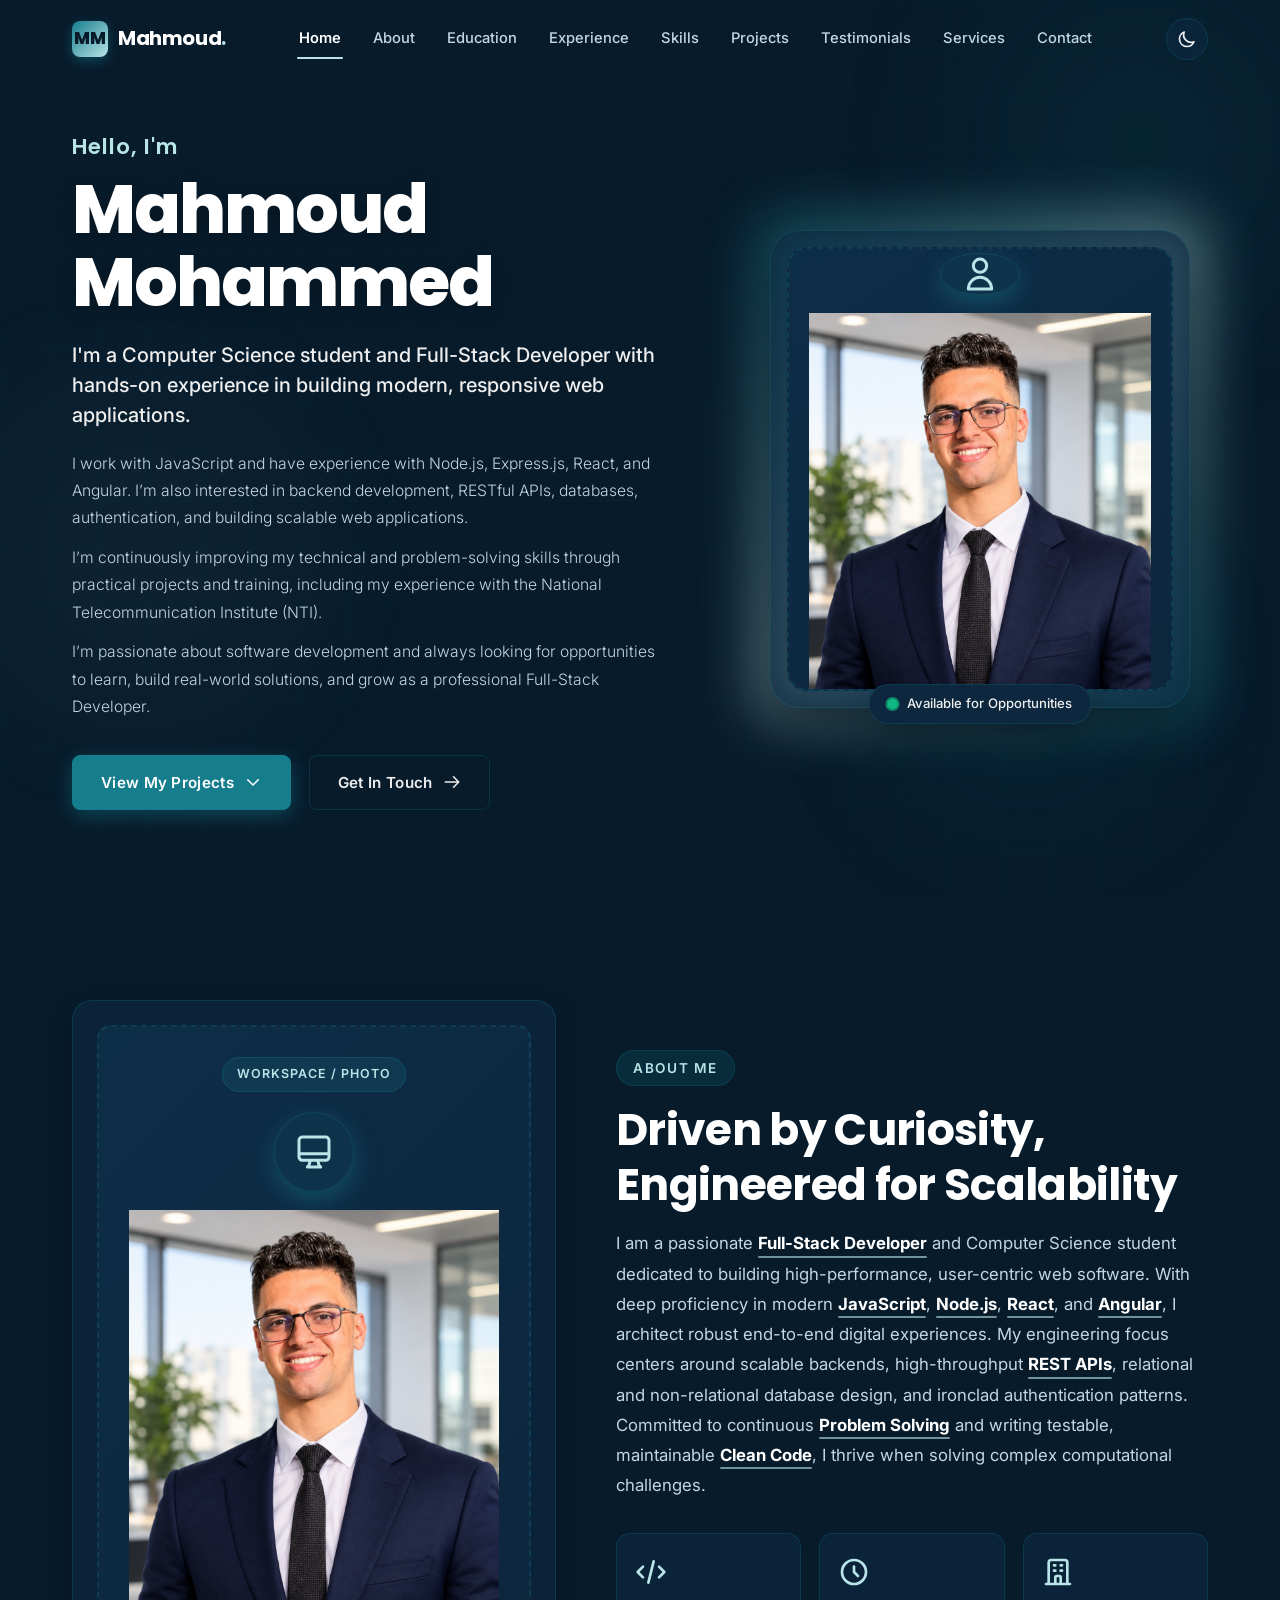
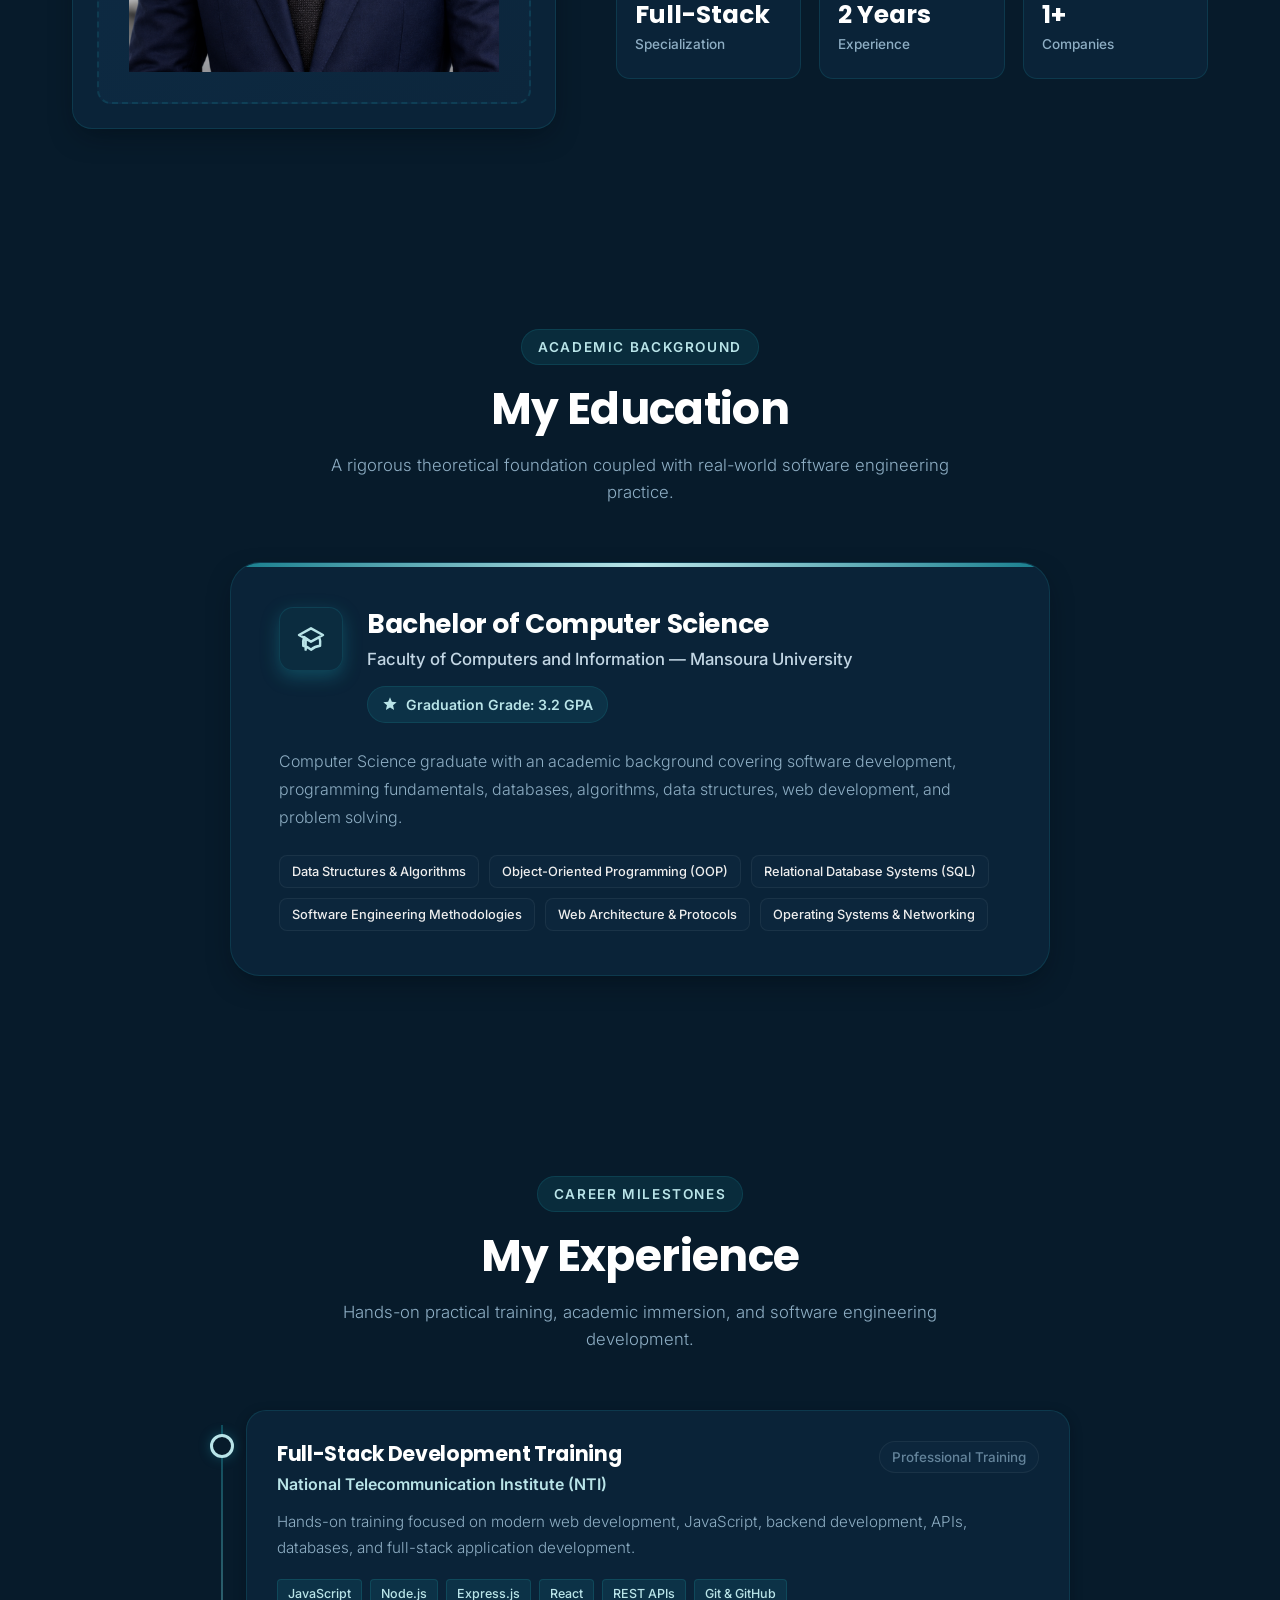
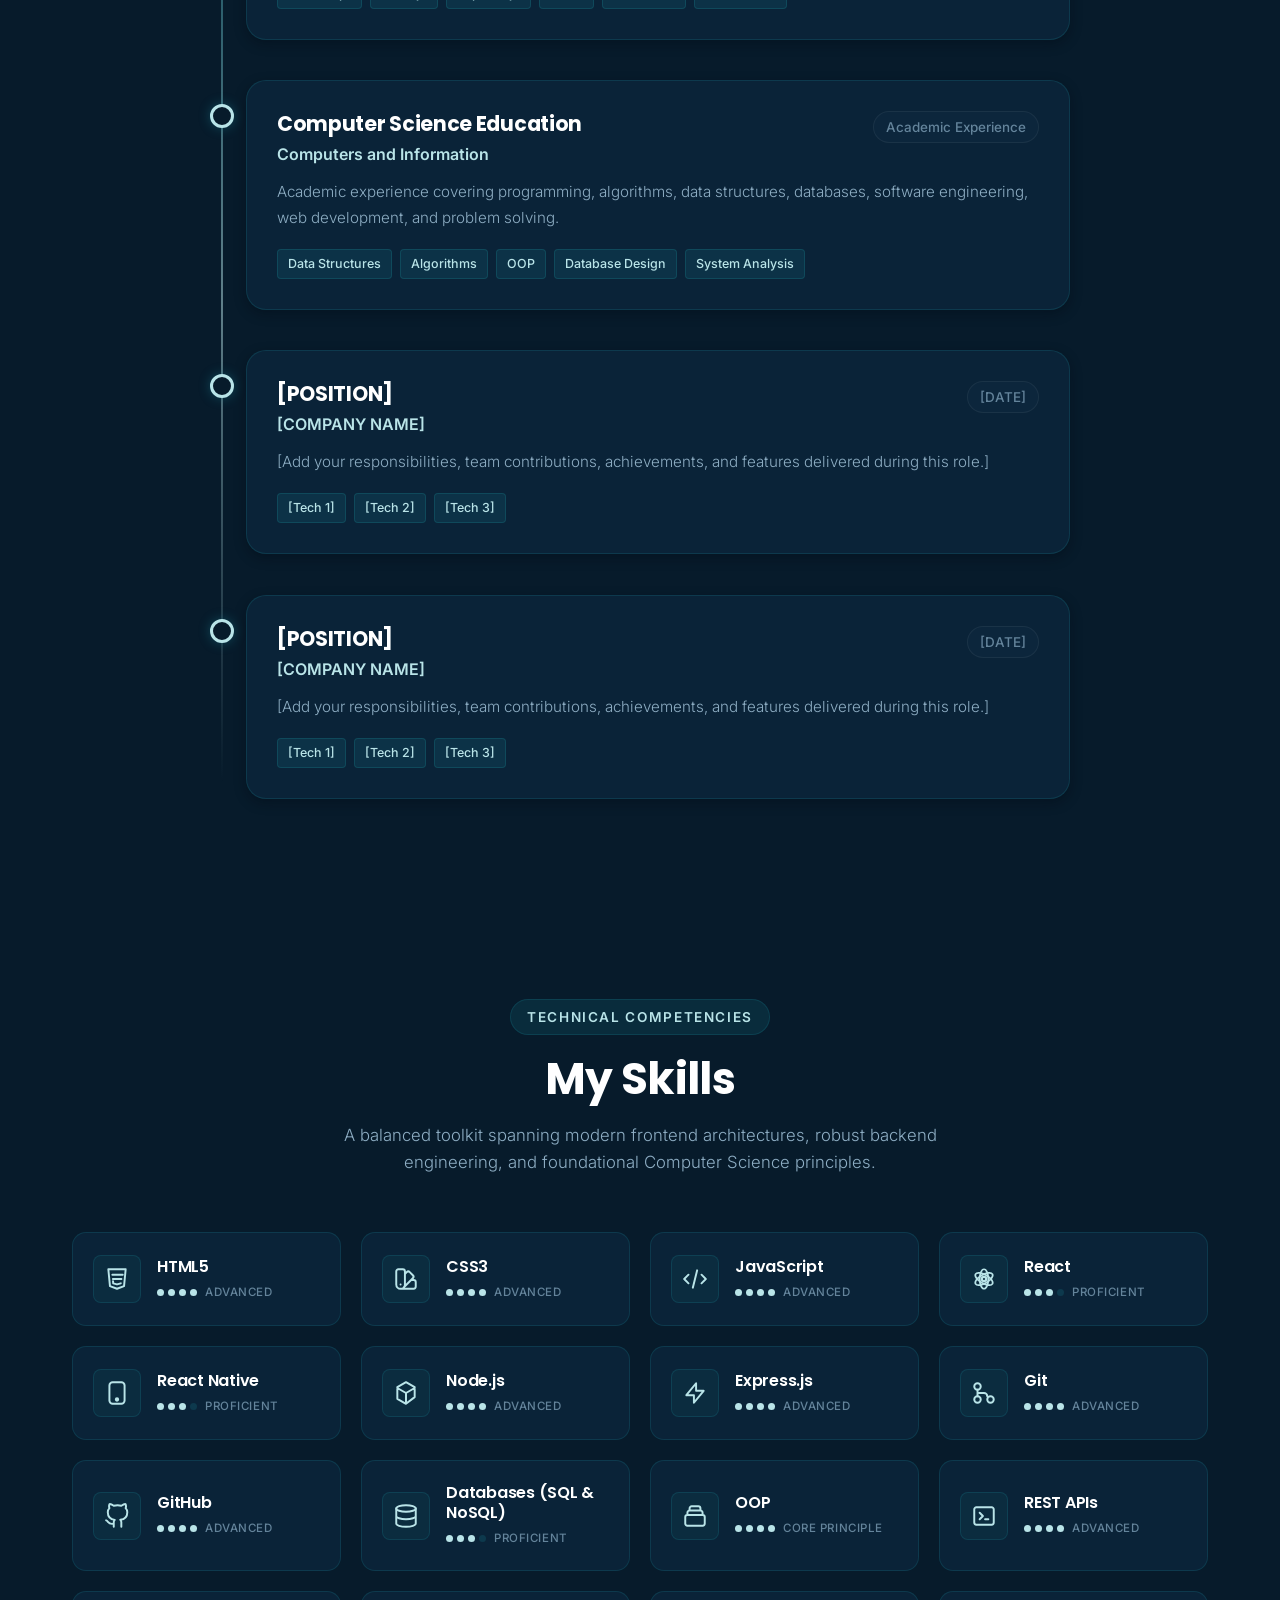
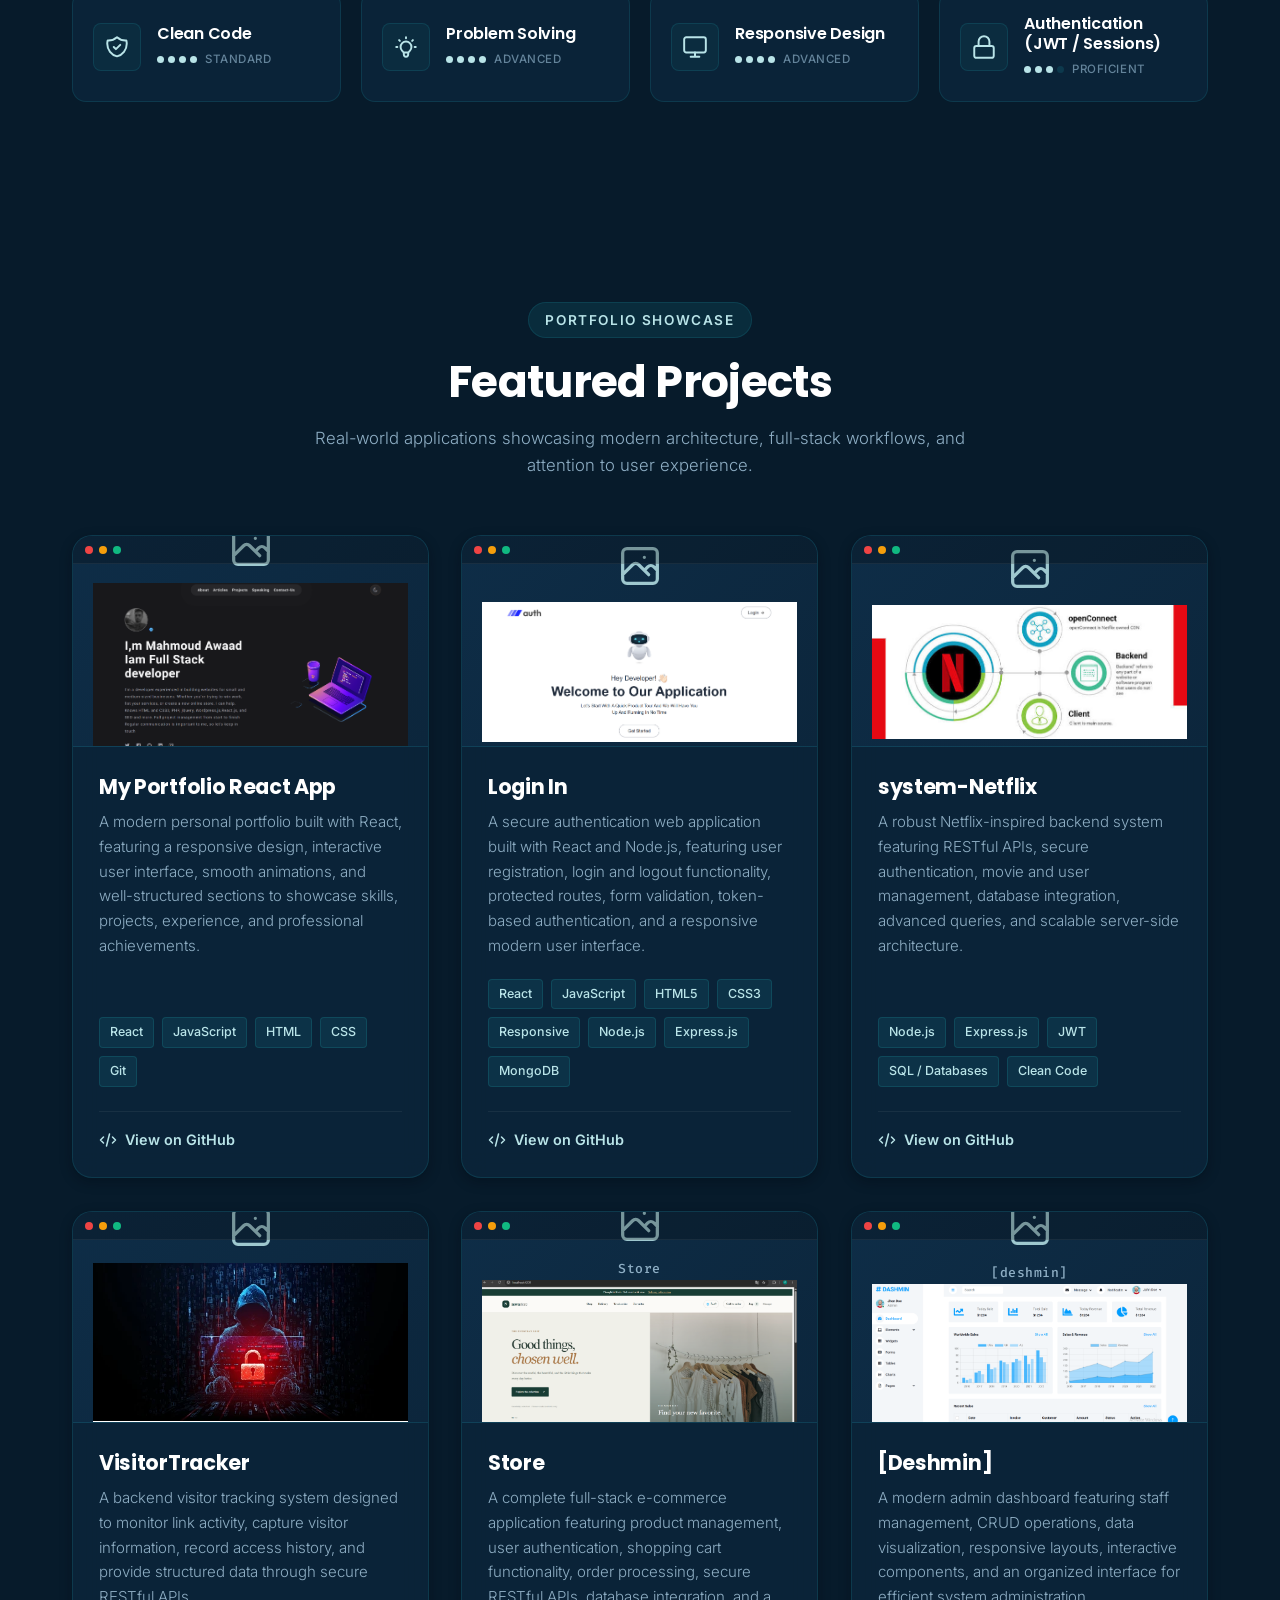
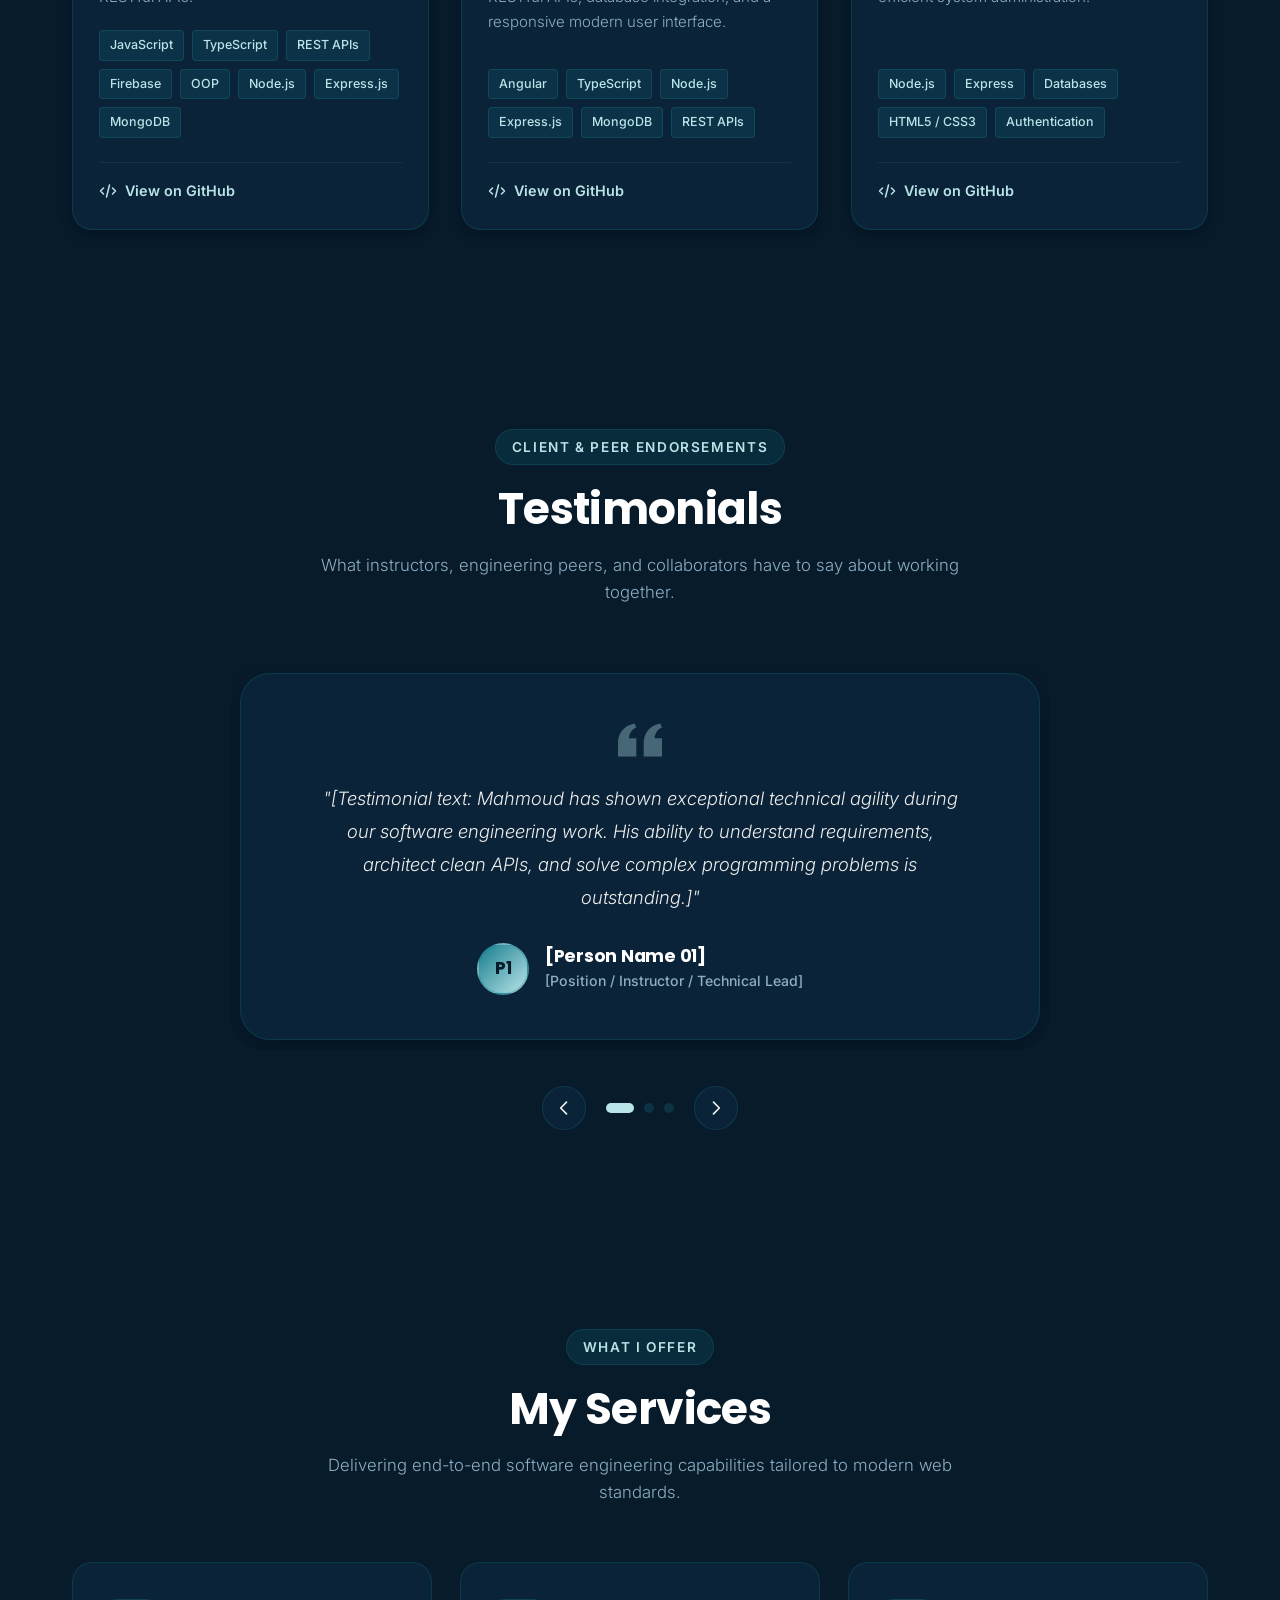
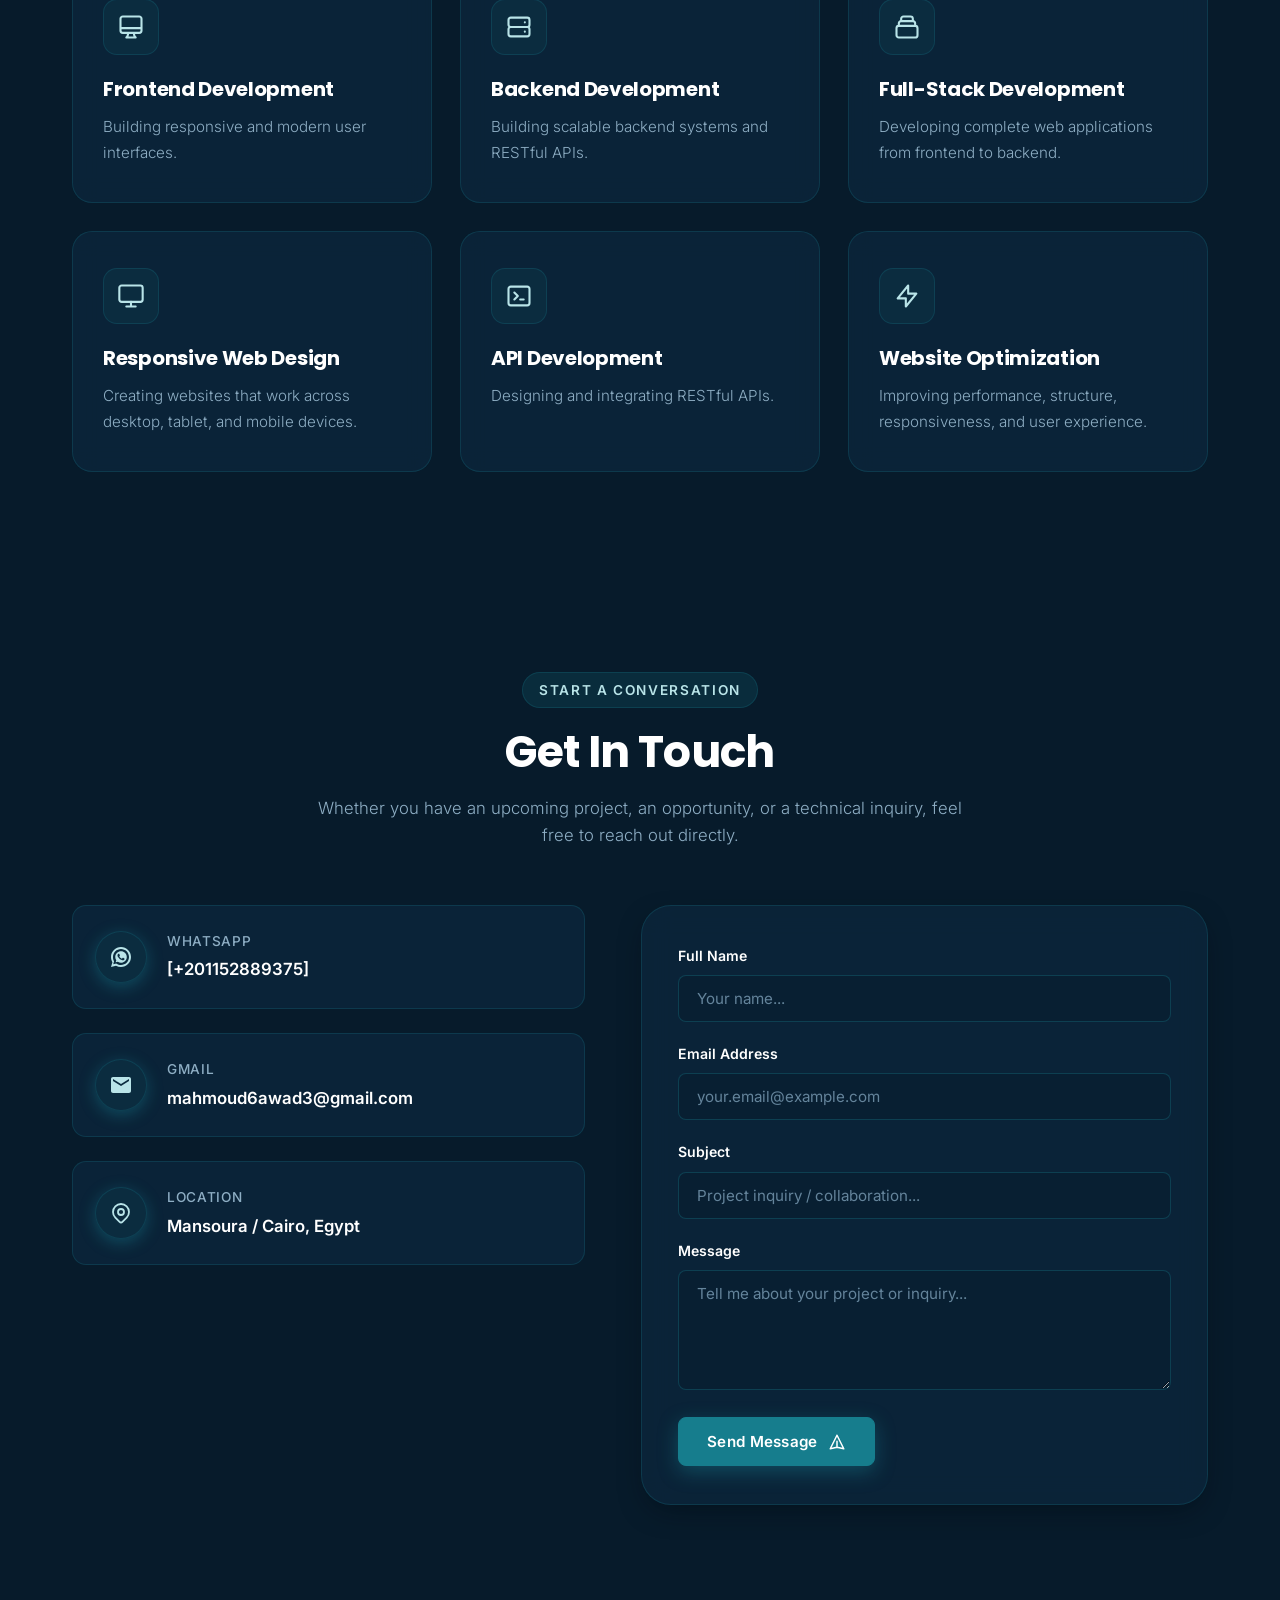
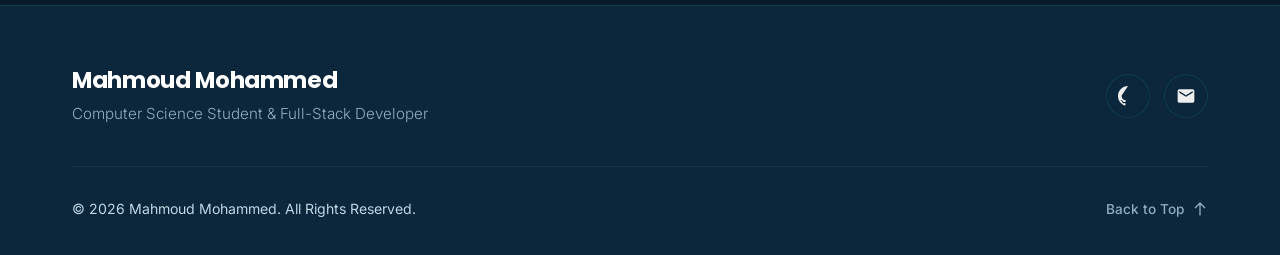
<file: index.html>
<!DOCTYPE html>
<html lang="en" data-theme="dark">
<head>
  <meta charset="UTF-8">
  <meta name="viewport" content="width=device-width, initial-scale=1.0">
  <meta http-equiv="X-UA-Compatible" content="ie=edge">

  <!-- SEO Meta Tags -->
  <title>Mahmoud Mohammed | Full-Stack Developer</title>
  <meta name="title" content="Mahmoud Mohammed | Full-Stack Developer">
  <meta name="description" content="Mahmoud Mohammed — Computer Science student and Full-Stack Developer specializing in JavaScript, Node.js, Express.js, React, Angular, REST APIs, and modern web applications.">
  <meta name="keywords" content="Mahmoud Mohammed, Full-Stack Developer, Web Developer, JavaScript, Node.js, Express.js, React, Angular, Mansoura University, NTI">
  <meta name="author" content="Mahmoud Mohammed">
  <meta name="robots" content="index, follow">

  <!-- Open Graph / Facebook -->
  <meta property="og:type" content="website">
  <meta property="og:url" content="https://mahmoudmohammed.dev/">
  <meta property="og:title" content="Mahmoud Mohammed | Full-Stack Developer">
  <meta property="og:description" content="Computer Science student and Full-Stack Developer specializing in JavaScript, Node.js, Express.js, React, Angular, REST APIs, and modern web applications.">
  <meta property="og:image" content="assets/images/og-preview.png">

  <!-- Twitter Card -->
  <meta property="twitter:card" content="summary_large_image">
  <meta property="twitter:title" content="Mahmoud Mohammed | Full-Stack Developer">
  <meta property="twitter:description" content="Computer Science student and Full-Stack Developer specializing in JavaScript, Node.js, Express.js, React, Angular, and modern web applications.">

  <!-- Favicon Placeholder -->
  <link rel="icon" type="image/svg+xml" href="data:image/svg+xml,<svg xmlns='http://www.w3.org/2000/svg' viewBox='0 0 100 100'><text y='.9em' font-size='90'>⚡</text></svg>">

  <!-- Google Fonts Preconnect & Stylesheet (Inter & Poppins) -->
  <link rel="preconnect" href="https://fonts.googleapis.com">
  <link rel="preconnect" href="https://fonts.gstatic.com" crossorigin>
  <link href="https://fonts.googleapis.com/css2?family=Inter:wght@300;400;500;600;700&family=Poppins:wght@500;600;700;800&family=Fira+Code:wght@400;500&display=swap" rel="stylesheet">

  <!-- Main Stylesheet -->
  <link rel="stylesheet" href="css/style.css">
</head>
<body>

  <!-- ========================================================================
       BACKGROUND ANIMATED CANVAS / BLOBS (Subtle & Non-distracting)
       ======================================================================== -->
  <div class="bg-canvas-container" aria-hidden="true">
    <div class="bg-blob blob-1" id="blob1"></div>
    <div class="bg-blob blob-2" id="blob2"></div>
    <div class="bg-blob blob-3" id="blob3"></div>
    <div class="bg-grid-pattern"></div>
  </div>

  <!-- ========================================================================
       STICKY NAVIGATION BAR
       ======================================================================== -->
  <header class="site-header" id="site-header">
    <div class="container navbar">
      <!-- Brand Logo / Name -->
      <a href="#home" class="nav-brand" aria-label="Mahmoud Mohammed Portfolio Home">
        <span class="brand-badge">MM</span>
        <span class="brand-text">Mahmoud<span class="brand-dot">.</span></span>
      </a>

      <!-- Desktop Navigation Menu -->
      <nav class="nav-menu" id="nav-menu" aria-label="Main Navigation">
        <a href="#home" class="nav-link active">Home</a>
        <a href="#about" class="nav-link">About</a>
        <a href="#education" class="nav-link">Education</a>
        <a href="#experience" class="nav-link">Experience</a>
        <a href="#skills" class="nav-link">Skills</a>
        <a href="#projects" class="nav-link">Projects</a>
        <a href="#testimonials" class="nav-link">Testimonials</a>
        <a href="#services" class="nav-link">Services</a>
        <a href="#contact" class="nav-link">Contact</a>
      </nav>

      <!-- Nav Actions (Theme Toggle & Mobile Hamburger) -->
      <div class="nav-actions">
        <!-- Dark / Light Mode Switcher -->
        <button class="theme-toggle-btn" id="theme-toggle-btn" type="button" aria-label="Switch between dark and light theme" title="Toggle Theme">
          <!-- Sun Icon (shown in Light mode) -->
          <svg class="icon-sun" fill="none" stroke="currentColor" viewBox="0 0 24 24" aria-hidden="true">
            <circle cx="12" cy="12" r="4" stroke-width="2"/>
            <path stroke-linecap="round" stroke-width="2" d="M12 2v2m0 16v2M4.93 4.93l1.41 1.41m11.32 11.32l1.41 1.41M2 12h2m16 0h2M6.34 17.66l-1.41 1.41M19.07 4.93l-1.41 1.41"/>
          </svg>
          <!-- Moon Icon (shown in Dark mode) -->
          <svg class="icon-moon" fill="none" stroke="currentColor" viewBox="0 0 24 24" aria-hidden="true">
            <path stroke-linecap="round" stroke-linejoin="round" stroke-width="2" d="M20.354 15.354A9 9 0 018.646 3.646 9.003 9.003 0 0012 21a9.003 9.003 0 008.354-5.646z"/>
          </svg>
        </button>

        <!-- Mobile Hamburger Toggle -->
        <button class="hamburger-btn" id="hamburger-btn" type="button" aria-label="Toggle navigation menu" aria-expanded="false" aria-controls="nav-menu">
          <span class="hamburger-line"></span>
          <span class="hamburger-line"></span>
          <span class="hamburger-line"></span>
        </button>
      </div>
    </div>
  </header>

  <main id="main-content">

    <!-- ======================================================================
         1. HOME (HERO) SECTION
         ====================================================================== -->
    <section class="hero-section" id="home">
      <div class="container">
        <div class="hero-grid">
          
          <!-- Hero Text Content (Left) -->
          <div class="hero-content reveal-fade-up">
            <span class="hero-greeting">Hello, I'm</span>
            
            <h1 class="hero-name">Mahmoud Mohammed</h1>
            
            <p class="hero-tagline">
              I'm a Computer Science student and Full-Stack Developer with hands-on experience in building modern, responsive web applications.
            </p>

            <div class="hero-intro">
              <p>
                I work with JavaScript and have experience with Node.js, Express.js, React, and Angular. I’m also interested in backend development, RESTful APIs, databases, authentication, and building scalable web applications.
              </p>
              <p>
                I’m continuously improving my technical and problem-solving skills through practical projects and training, including my experience with the National Telecommunication Institute (NTI).
              </p>
              <p>
                I’m passionate about software development and always looking for opportunities to learn, build real-world solutions, and grow as a professional Full-Stack Developer.
              </p>
            </div>

            <!-- CTA Action Buttons -->
            <div class="hero-actions">
              <a href="#projects" class="btn btn-primary">
                <span>View My Projects</span>
                <svg fill="none" stroke="currentColor" viewBox="0 0 24 24" aria-hidden="true">
                  <path stroke-linecap="round" stroke-linejoin="round" stroke-width="2" d="M19 9l-7 7-7-7"/>
                </svg>
              </a>

              <a href="#contact" class="btn btn-outline">
                <span>Get In Touch</span>
                <svg fill="none" stroke="currentColor" viewBox="0 0 24 24" aria-hidden="true">
                  <path stroke-linecap="round" stroke-linejoin="round" stroke-width="2" d="M14 5l7 7m0 0l-7 7m7-7H3"/>
                </svg>
              </a>
            </div>
          </div>

          <!-- Hero Visual / Profile Image Placeholder (Right) -->
          <div class="hero-visual reveal-fade-up delay-2">
            <div class="profile-container-wrapper" id="hero-profile-container">
              <!-- Glow ring behind card -->
              <div class="profile-glow-ring"></div>

              <!-- Profile Card -->
              <div class="profile-card">
                <!-- ==========================================================
                     EDIT: Add your profile image here
                     To use a real photo, replace the contents of this box with:
                     <img src="assets/images/profile.jpg" alt="Mahmoud Mohammed" class="profile-img">
                     ========================================================== -->
                <div class="image-placeholder-box">
                  <span class="placeholder-badge">Developer Profile</span>
                  
                  <div class="placeholder-icon-wrap">
                    <svg fill="none" stroke="currentColor" viewBox="0 0 24 24" aria-hidden="true">
                      <path stroke-linecap="round" stroke-linejoin="round" stroke-width="1.8" d="M16 7a4 4 0 11-8 0 4 4 0 018 0zM12 14a7 7 0 00-7 7h14a7 7 0 00-7-7z"/>
                    </svg>
                  </div>
                  
                  
                  
                  <img src="11.png" alt="">
                  
                </div>
              </div>

              <!-- Floating Live Status Badge -->
              <div class="profile-status-pill">
                <span class="status-indicator-dot"></span>
                <span class="status-text">Available for Opportunities</span>
              </div>
            </div>
          </div>

        </div>
      </div>
    </section>

    <!-- ======================================================================
         2. ABOUT ME SECTION
         ====================================================================== -->
    <section class="section about-section" id="about">
      <div class="container">
        
        <div class="about-grid">
          
          <!-- Left Column: Image / Workspace Placeholder -->
          <div class="about-image-wrapper reveal-fade-left">
            <div class="about-card-placeholder">
              <!-- ==========================================================
                   EDIT: Add your about image or desk setup photo here
                   Replace placeholder box with:
                   <img src="assets/images/about.jpg" alt="Mahmoud Mohammed Workspace" class="about-img">
                   ========================================================== -->
              <div class="about-placeholder-box">
                <span class="placeholder-badge">Workspace / Photo</span>
                <div class="placeholder-icon-wrap">
                  <svg fill="none" stroke="currentColor" viewBox="0 0 24 24" aria-hidden="true">
                    <path stroke-linecap="round" stroke-linejoin="round" stroke-width="1.8" d="M9.75 17L9 20l-1 1h8l-1-1-.75-3M3 13h18M5 17h14a2 2 0 002-2V5a2 2 0 00-2-2H5a2 2 0 00-2 2v10a2 2 0 002 2z"/>
                  </svg>
                </div>
                <img src="11.png" alt="">
              </div>
            </div>
          </div>

          <!-- Right Column: Biography & Info Cards -->
          <div class="about-content reveal-fade-right">
            <span class="section-tag">About Me</span>
            <h2 class="section-title">Driven by Curiosity, Engineered for Scalability</h2>

            <!-- Biography with highlighted keywords using stronger weight -->
            <p class="about-bio">
              I am a passionate <strong>Full-Stack Developer</strong> and Computer Science student dedicated to building high-performance, user-centric web software. With deep proficiency in modern <strong>JavaScript</strong>, <strong>Node.js</strong>, <strong>React</strong>, and <strong>Angular</strong>, I architect robust end-to-end digital experiences. My engineering focus centers around scalable backends, high-throughput <strong>REST APIs</strong>, relational and non-relational database design, and ironclad authentication patterns. Committed to continuous <strong>Problem Solving</strong> and writing testable, maintainable <strong>Clean Code</strong>, I thrive when solving complex computational challenges.
            </p>

            <!-- 3 Small Information Cards -->
            <div class="about-stats-grid">
              
              <!-- Card 1: Specialization -->
              <div class="stat-card">
                <div class="stat-icon">
                  <svg fill="none" stroke="currentColor" viewBox="0 0 24 24" aria-hidden="true">
                    <path stroke-linecap="round" stroke-linejoin="round" stroke-width="2" d="M10 20l4-16m4 4l4 4-4 4M6 16l-4-4 4-4"/>
                  </svg>
                </div>
                <!-- EDIT: You can adjust this value if needed -->
                <div class="stat-value">Full-Stack</div>
                <div class="stat-label">Specialization</div>
              </div>

              <!-- Card 2: Experience -->
              <div class="stat-card">
                <div class="stat-icon">
                  <svg fill="none" stroke="currentColor" viewBox="0 0 24 24" aria-hidden="true">
                    <path stroke-linecap="round" stroke-linejoin="round" stroke-width="2" d="M12 8v4l3 3m6-3a9 9 0 11-18 0 9 9 0 0118 0z"/>
                  </svg>
                </div>
                <!-- EDIT: Replace X+ Years with your actual years of hands-on experience -->
                <div class="stat-value">2 Years</div>
                <div class="stat-label">Experience</div>
              </div>

              <!-- Card 3: Companies / Clients -->
              <div class="stat-card">
                <div class="stat-icon">
                  <svg fill="none" stroke="currentColor" viewBox="0 0 24 24" aria-hidden="true">
                    <path stroke-linecap="round" stroke-linejoin="round" stroke-width="2" d="M19 21V5a2 2 0 00-2-2H7a2 2 0 00-2 2v16m14 0h2m-2 0h-5m-9 0H3m2 0h5M9 7h1m-1 4h1m4-4h1m-1 4h1m-5 10v-5a1 1 0 011-1h2a1 1 0 011 1v5m-4 0h4"/>
                  </svg>
                </div>
                <!-- EDIT: Replace X+ with your number of companies/organizations trained with or worked for -->
                <div class="stat-value">1+</div>
                <div class="stat-label">Companies</div>
              </div>

            </div>
          </div>

        </div>

      </div>
    </section>

    <!-- ======================================================================
         3. EDUCATION SECTION
         ====================================================================== -->
    <section class="section education-section" id="education">
      <div class="container">
        
        <div class="section-header reveal-fade-up">
          <span class="section-tag">Academic Background</span>
          <h2 class="section-title">My Education</h2>
          <p class="section-subtitle">A rigorous theoretical foundation coupled with real-world software engineering practice.</p>
        </div>

        <div class="education-wrapper reveal-fade-up delay-1">
          <!-- Centered Premium Education Card -->
          <article class="education-card">
            
            <div class="education-header">
              <div class="education-icon-box">
                <svg fill="none" stroke="currentColor" viewBox="0 0 24 24" aria-hidden="true">
                  <path stroke-linecap="round" stroke-linejoin="round" stroke-width="1.8" d="M12 14l9-5-9-5-9 5 9 5zm0 0l6.16-3.422a12.083 12.083 0 01.665 6.479A11.952 11.952 0 0012 20.055a11.952 11.952 0 00-5.824-2.998 12.078 12.078 0 01.665-6.479L12 14zm-4 6v-7.5"/>
                </svg>
              </div>

              <div class="education-title-group">
                <h3 class="education-degree">Bachelor of Computer Science</h3>
                <p class="education-institution">Faculty of Computers and Information — Mansoura University</p>
                
                <!-- EDIT: Add your graduation grade here -->
                <div class="education-grade-badge">
                  <svg width="16" height="16" fill="currentColor" viewBox="0 0 24 24" aria-hidden="true">
                    <path d="M12 17.27L18.18 21l-1.64-7.03L22 9.24l-7.19-.61L12 2 9.19 8.63 2 9.24l5.46 4.73L5.82 21z"/>
                  </svg>
                  <span>Graduation Grade: 3.2 GPA</span>
                </div>
              </div>
            </div>

            <p class="education-description">
              Computer Science graduate with an academic background covering software development, programming fundamentals, databases, algorithms, data structures, web development, and problem solving.
            </p>

            <div class="education-tags">
              <span class="education-tag">Data Structures &amp; Algorithms</span>
              <span class="education-tag">Object-Oriented Programming (OOP)</span>
              <span class="education-tag">Relational Database Systems (SQL)</span>
              <span class="education-tag">Software Engineering Methodologies</span>
              <span class="education-tag">Web Architecture &amp; Protocols</span>
              <span class="education-tag">Operating Systems &amp; Networking</span>
            </div>

          </article>
        </div>

      </div>
    </section>

    <!-- ======================================================================
         4. EXPERIENCE SECTION
         ====================================================================== -->
    <section class="section experience-section" id="experience">
      <div class="container">
        
        <div class="section-header reveal-fade-up">
          <span class="section-tag">Career Milestones</span>
          <h2 class="section-title">My Experience</h2>
          <p class="section-subtitle">Hands-on practical training, academic immersion, and software engineering development.</p>
        </div>

        <div class="experience-timeline">

          <!-- Experience 1: NTI -->
          <div class="timeline-item reveal-fade-up">
            <div class="timeline-marker"></div>
            <article class="timeline-card">
              <div class="timeline-header">
                <div class="timeline-role-group">
                  <h3 class="timeline-title">Full-Stack Development Training</h3>
                  <div class="timeline-org">National Telecommunication Institute (NTI)</div>
                </div>
                <!-- EDIT: Adjust date if desired -->
                <span class="timeline-date">Professional Training</span>
              </div>
              <p class="timeline-description">
                Hands-on training focused on modern web development, JavaScript, backend development, APIs, databases, and full-stack application development.
              </p>
              <div class="timeline-tech-stack">
                <span class="tech-badge">JavaScript</span>
                <span class="tech-badge">Node.js</span>
                <span class="tech-badge">Express.js</span>
                <span class="tech-badge">React</span>
                <span class="tech-badge">REST APIs</span>
                <span class="tech-badge">Git &amp; GitHub</span>
              </div>
            </article>
          </div>

          <!-- Experience 2: Computers and Information -->
          <div class="timeline-item reveal-fade-up delay-1">
            <div class="timeline-marker"></div>
            <article class="timeline-card">
              <div class="timeline-header">
                <div class="timeline-role-group">
                  <h3 class="timeline-title">Computer Science Education</h3>
                  <div class="timeline-org">Computers and Information</div>
                </div>
                <!-- EDIT: Adjust date if desired -->
                <span class="timeline-date">Academic Experience</span>
              </div>
              <p class="timeline-description">
                Academic experience covering programming, algorithms, data structures, databases, software engineering, web development, and problem solving.
              </p>
              <div class="timeline-tech-stack">
                <span class="tech-badge">Data Structures</span>
                <span class="tech-badge">Algorithms</span>
                <span class="tech-badge">OOP</span>
                <span class="tech-badge">Database Design</span>
                <span class="tech-badge">System Analysis</span>
              </div>
            </article>
          </div>

          <!-- ================================================================
               EDIT: Additional Experience Placeholders
               You can modify, duplicate, or remove these cards below.
               ================================================================ -->
          <div class="timeline-item reveal-fade-up delay-2">
            <div class="timeline-marker"></div>
            <article class="timeline-card">
              <div class="timeline-header">
                <div class="timeline-role-group">
                  <!-- EDIT: Position Title -->
                  <h3 class="timeline-title">[POSITION]</h3>
                  <!-- EDIT: Company / Organization Name -->
                  <div class="timeline-org">[COMPANY NAME]</div>
                </div>
                <!-- EDIT: Date -->
                <span class="timeline-date">[DATE]</span>
              </div>
              <!-- EDIT: Description -->
              <p class="timeline-description">
                [Add your responsibilities, team contributions, achievements, and features delivered during this role.]
              </p>
              <div class="timeline-tech-stack">
                <!-- EDIT: Technologies used -->
                <span class="tech-badge">[Tech 1]</span>
                <span class="tech-badge">[Tech 2]</span>
                <span class="tech-badge">[Tech 3]</span>
              </div>
            </article>
          </div>

          <div class="timeline-item reveal-fade-up delay-3">
            <div class="timeline-marker"></div>
            <article class="timeline-card">
              <div class="timeline-header">
                <div class="timeline-role-group">
                  <!-- EDIT: Position Title -->
                  <h3 class="timeline-title">[POSITION]</h3>
                  <!-- EDIT: Company / Organization Name -->
                  <div class="timeline-org">[COMPANY NAME]</div>
                </div>
                <!-- EDIT: Date -->
                <span class="timeline-date">[DATE]</span>
              </div>
              <!-- EDIT: Description -->
              <p class="timeline-description">
                [Add your responsibilities, team contributions, achievements, and features delivered during this role.]
              </p>
              <div class="timeline-tech-stack">
                <!-- EDIT: Technologies used -->
                <span class="tech-badge">[Tech 1]</span>
                <span class="tech-badge">[Tech 2]</span>
                <span class="tech-badge">[Tech 3]</span>
              </div>
            </article>
          </div>

        </div>

      </div>
    </section>

    <!-- ======================================================================
         5. SKILLS SECTION
         ====================================================================== -->
    <section class="section skills-section" id="skills">
      <div class="container">
        
        <div class="section-header reveal-fade-up">
          <span class="section-tag">Technical Competencies</span>
          <h2 class="section-title">My Skills</h2>
          <p class="section-subtitle">A balanced toolkit spanning modern frontend architectures, robust backend engineering, and foundational Computer Science principles.</p>
        </div>

        <div class="skills-grid">

          <!-- 1. HTML5 -->
          <div class="skill-card reveal-fade-up">
            <div class="skill-icon-wrap" aria-hidden="true">
              <svg fill="none" stroke="currentColor" viewBox="0 0 24 24"><path stroke-linecap="round" stroke-linejoin="round" stroke-width="1.8" d="M4 3l1.5 15.5L12 21l6.5-2.5L20 3H4zm13.3 5H7.7m8.4 4H8.2m7.3 4l-3.5 1-3.5-1-.2-2"/></svg>
            </div>
            <div class="skill-info">
              <h3 class="skill-name">HTML5</h3>
              <div class="skill-level-indicator">
                <div class="level-dots">
                  <span class="dot active"></span><span class="dot active"></span><span class="dot active"></span><span class="dot active"></span>
                </div>
                <span class="level-tag">Advanced</span>
              </div>
            </div>
          </div>

          <!-- 2. CSS3 -->
          <div class="skill-card reveal-fade-up delay-1">
            <div class="skill-icon-wrap" aria-hidden="true">
              <svg fill="none" stroke="currentColor" viewBox="0 0 24 24"><path stroke-linecap="round" stroke-linejoin="round" stroke-width="1.8" d="M7 21a4 4 0 01-4-4V5a2 2 0 012-2h4a2 2 0 012 2v12a4 4 0 01-4 4zm0 0h12a2 2 0 002-2v-4a2 2 0 00-2-2h-2.343M11 7.343l1.657-1.657a2 2 0 012.828 0l2.829 2.829a2 2 0 010 2.828l-8.486 8.485M7 17h.01"/></svg>
            </div>
            <div class="skill-info">
              <h3 class="skill-name">CSS3</h3>
              <div class="skill-level-indicator">
                <div class="level-dots">
                  <span class="dot active"></span><span class="dot active"></span><span class="dot active"></span><span class="dot active"></span>
                </div>
                <span class="level-tag">Advanced</span>
              </div>
            </div>
          </div>

          <!-- 3. JavaScript -->
          <div class="skill-card reveal-fade-up delay-2">
            <div class="skill-icon-wrap" aria-hidden="true">
              <svg fill="none" stroke="currentColor" viewBox="0 0 24 24"><path stroke-linecap="round" stroke-linejoin="round" stroke-width="1.8" d="M10 20l4-16m4 4l4 4-4 4M6 16l-4-4 4-4"/></svg>
            </div>
            <div class="skill-info">
              <h3 class="skill-name">JavaScript</h3>
              <div class="skill-level-indicator">
                <div class="level-dots">
                  <span class="dot active"></span><span class="dot active"></span><span class="dot active"></span><span class="dot active"></span>
                </div>
                <span class="level-tag">Advanced</span>
              </div>
            </div>
          </div>

          <!-- 4. React -->
          <div class="skill-card reveal-fade-up delay-3">
            <div class="skill-icon-wrap" aria-hidden="true">
              <svg fill="none" stroke="currentColor" viewBox="0 0 24 24"><circle cx="12" cy="12" r="2" stroke-width="2"/><ellipse cx="12" cy="12" rx="9" ry="4" stroke-width="1.6" transform="rotate(30 12 12)"/><ellipse cx="12" cy="12" rx="9" ry="4" stroke-width="1.6" transform="rotate(90 12 12)"/><ellipse cx="12" cy="12" rx="9" ry="4" stroke-width="1.6" transform="rotate(150 12 12)"/></svg>
            </div>
            <div class="skill-info">
              <h3 class="skill-name">React</h3>
              <div class="skill-level-indicator">
                <div class="level-dots">
                  <span class="dot active"></span><span class="dot active"></span><span class="dot active"></span><span class="dot"></span>
                </div>
                <span class="level-tag">Proficient</span>
              </div>
            </div>
          </div>

          <!-- 5. React Native -->
          <div class="skill-card reveal-fade-up">
            <div class="skill-icon-wrap" aria-hidden="true">
              <svg fill="none" stroke="currentColor" viewBox="0 0 24 24"><rect x="5" y="2" width="14" height="20" rx="3" stroke-width="1.8"/><circle cx="12" cy="18" r="1" stroke-width="2"/></svg>
            </div>
            <div class="skill-info">
              <h3 class="skill-name">React Native</h3>
              <div class="skill-level-indicator">
                <div class="level-dots">
                  <span class="dot active"></span><span class="dot active"></span><span class="dot active"></span><span class="dot"></span>
                </div>
                <span class="level-tag">Proficient</span>
              </div>
            </div>
          </div>

          <!-- 6. Node.js -->
          <div class="skill-card reveal-fade-up delay-1">
            <div class="skill-icon-wrap" aria-hidden="true">
              <svg fill="none" stroke="currentColor" viewBox="0 0 24 24"><path stroke-linecap="round" stroke-linejoin="round" stroke-width="1.8" d="M12 2l8 4.6v9.2L12 22l-8-4.6V6.6L12 2zM12 22V12m0 0L4 7.4m8 4.6l8-4.6"/></svg>
            </div>
            <div class="skill-info">
              <h3 class="skill-name">Node.js</h3>
              <div class="skill-level-indicator">
                <div class="level-dots">
                  <span class="dot active"></span><span class="dot active"></span><span class="dot active"></span><span class="dot active"></span>
                </div>
                <span class="level-tag">Advanced</span>
              </div>
            </div>
          </div>

          <!-- 7. Express.js -->
          <div class="skill-card reveal-fade-up delay-2">
            <div class="skill-icon-wrap" aria-hidden="true">
              <svg fill="none" stroke="currentColor" viewBox="0 0 24 24"><path stroke-linecap="round" stroke-linejoin="round" stroke-width="1.8" d="M13 10V3L4 14h7v7l9-11h-7z"/></svg>
            </div>
            <div class="skill-info">
              <h3 class="skill-name">Express.js</h3>
              <div class="skill-level-indicator">
                <div class="level-dots">
                  <span class="dot active"></span><span class="dot active"></span><span class="dot active"></span><span class="dot active"></span>
                </div>
                <span class="level-tag">Advanced</span>
              </div>
            </div>
          </div>

          <!-- 8. Git -->
          <div class="skill-card reveal-fade-up delay-3">
            <div class="skill-icon-wrap" aria-hidden="true">
              <svg fill="none" stroke="currentColor" viewBox="0 0 24 24"><circle cx="6" cy="6" r="3" stroke-width="1.8"/><circle cx="18" cy="18" r="3" stroke-width="1.8"/><circle cx="6" cy="18" r="3" stroke-width="1.8"/><path stroke-linecap="round" stroke-linejoin="round" stroke-width="1.8" d="M6 9v6m9 0a3 3 0 00-3-3H6"/></svg>
            </div>
            <div class="skill-info">
              <h3 class="skill-name">Git</h3>
              <div class="skill-level-indicator">
                <div class="level-dots">
                  <span class="dot active"></span><span class="dot active"></span><span class="dot active"></span><span class="dot active"></span>
                </div>
                <span class="level-tag">Advanced</span>
              </div>
            </div>
          </div>

          <!-- 9. GitHub -->
          <div class="skill-card reveal-fade-up">
            <div class="skill-icon-wrap" aria-hidden="true">
              <svg fill="none" stroke="currentColor" viewBox="0 0 24 24"><path stroke-linecap="round" stroke-linejoin="round" stroke-width="1.8" d="M9 19c-5 1.5-5-2.5-7-3m14 6v-3.87a3.37 3.37 0 00-.94-2.61c3.14-.35 6.44-1.54 6.44-7A5.44 5.44 0 0020 4.77 5.07 5.07 0 0019.91 1S18.73.65 16 2.48a13.38 13.38 0 00-7 0C6.27.65 5.09 1 5.09 1A5.07 5.07 0 005 4.77a5.44 5.44 0 00-1.5 3.78c0 5.42 3.3 6.61 6.44 7A3.37 3.37 0 009 18.13V22"/></svg>
            </div>
            <div class="skill-info">
              <h3 class="skill-name">GitHub</h3>
              <div class="skill-level-indicator">
                <div class="level-dots">
                  <span class="dot active"></span><span class="dot active"></span><span class="dot active"></span><span class="dot active"></span>
                </div>
                <span class="level-tag">Advanced</span>
              </div>
            </div>
          </div>

          <!-- 10. Databases -->
          <div class="skill-card reveal-fade-up delay-1">
            <div class="skill-icon-wrap" aria-hidden="true">
              <svg fill="none" stroke="currentColor" viewBox="0 0 24 24"><ellipse cx="12" cy="5" rx="9" ry="3" stroke-width="1.8"/><path stroke-linecap="round" stroke-linejoin="round" stroke-width="1.8" d="M21 12c0 1.66-4 3-9 3s-9-1.34-9-3m18 7c0 1.66-4 3-9 3s-9-1.34-9-3M3 5v14c0 1.66 4 3 9 3s9-1.34 9-3V5"/></svg>
            </div>
            <div class="skill-info">
              <h3 class="skill-name">Databases (SQL &amp; NoSQL)</h3>
              <div class="skill-level-indicator">
                <div class="level-dots">
                  <span class="dot active"></span><span class="dot active"></span><span class="dot active"></span><span class="dot"></span>
                </div>
                <span class="level-tag">Proficient</span>
              </div>
            </div>
          </div>

          <!-- 11. OOP -->
          <div class="skill-card reveal-fade-up delay-2">
            <div class="skill-icon-wrap" aria-hidden="true">
              <svg fill="none" stroke="currentColor" viewBox="0 0 24 24"><path stroke-linecap="round" stroke-linejoin="round" stroke-width="1.8" d="M19 11H5m14 0a2 2 0 012 2v6a2 2 0 01-2 2H5a2 2 0 01-2-2v-6a2 2 0 012-2m14 0V9a2 2 0 00-2-2M5 11V9a2 2 0 012-2m0 0V5a2 2 0 012-2h6a2 2 0 012 2v2M7 7h10"/></svg>
            </div>
            <div class="skill-info">
              <h3 class="skill-name">OOP</h3>
              <div class="skill-level-indicator">
                <div class="level-dots">
                  <span class="dot active"></span><span class="dot active"></span><span class="dot active"></span><span class="dot active"></span>
                </div>
                <span class="level-tag">Core Principle</span>
              </div>
            </div>
          </div>

          <!-- 12. REST APIs -->
          <div class="skill-card reveal-fade-up delay-3">
            <div class="skill-icon-wrap" aria-hidden="true">
              <svg fill="none" stroke="currentColor" viewBox="0 0 24 24"><path stroke-linecap="round" stroke-linejoin="round" stroke-width="1.8" d="M8 9l3 3-3 3m5 0h3M5 20h14a2 2 0 002-2V6a2 2 0 00-2-2H5a2 2 0 00-2 2v12a2 2 0 002 2z"/></svg>
            </div>
            <div class="skill-info">
              <h3 class="skill-name">REST APIs</h3>
              <div class="skill-level-indicator">
                <div class="level-dots">
                  <span class="dot active"></span><span class="dot active"></span><span class="dot active"></span><span class="dot active"></span>
                </div>
                <span class="level-tag">Advanced</span>
              </div>
            </div>
          </div>

          <!-- 13. Clean Code -->
          <div class="skill-card reveal-fade-up">
            <div class="skill-icon-wrap" aria-hidden="true">
              <svg fill="none" stroke="currentColor" viewBox="0 0 24 24"><path stroke-linecap="round" stroke-linejoin="round" stroke-width="1.8" d="M9 12l2 2 4-4m5.618-4.016A11.955 11.955 0 0112 2.944a11.955 11.955 0 01-8.618 3.04A12.02 12.02 0 003 9c0 5.591 3.824 10.29 9 11.622 5.176-1.332 9-6.03 9-11.622 0-1.042-.133-2.052-.382-3.016z"/></svg>
            </div>
            <div class="skill-info">
              <h3 class="skill-name">Clean Code</h3>
              <div class="skill-level-indicator">
                <div class="level-dots">
                  <span class="dot active"></span><span class="dot active"></span><span class="dot active"></span><span class="dot active"></span>
                </div>
                <span class="level-tag">Standard</span>
              </div>
            </div>
          </div>

          <!-- 14. Problem Solving -->
          <div class="skill-card reveal-fade-up delay-1">
            <div class="skill-icon-wrap" aria-hidden="true">
              <svg fill="none" stroke="currentColor" viewBox="0 0 24 24"><path stroke-linecap="round" stroke-linejoin="round" stroke-width="1.8" d="M9.663 17h4.673M12 3v1m6.364 1.636l-.707.707M21 12h-1M4 12H3m3.343-5.657l-.707-.707m2.828 9.9a5 5 0 117.072 0l-.548.547A3.374 3.374 0 0014 18.469V19a2 2 0 11-4 0v-.531c0-.895-.356-1.754-.988-2.386l-.548-.547z"/></svg>
            </div>
            <div class="skill-info">
              <h3 class="skill-name">Problem Solving</h3>
              <div class="skill-level-indicator">
                <div class="level-dots">
                  <span class="dot active"></span><span class="dot active"></span><span class="dot active"></span><span class="dot active"></span>
                </div>
                <span class="level-tag">Advanced</span>
              </div>
            </div>
          </div>

          <!-- 15. Responsive Design -->
          <div class="skill-card reveal-fade-up delay-2">
            <div class="skill-icon-wrap" aria-hidden="true">
              <svg fill="none" stroke="currentColor" viewBox="0 0 24 24"><rect x="2" y="3" width="20" height="14" rx="2" stroke-width="1.8"/><path stroke-linecap="round" stroke-linejoin="round" stroke-width="1.8" d="M8 21h8m-4-4v4"/></svg>
            </div>
            <div class="skill-info">
              <h3 class="skill-name">Responsive Design</h3>
              <div class="skill-level-indicator">
                <div class="level-dots">
                  <span class="dot active"></span><span class="dot active"></span><span class="dot active"></span><span class="dot active"></span>
                </div>
                <span class="level-tag">Advanced</span>
              </div>
            </div>
          </div>

          <!-- 16. Authentication -->
          <div class="skill-card reveal-fade-up delay-3">
            <div class="skill-icon-wrap" aria-hidden="true">
              <svg fill="none" stroke="currentColor" viewBox="0 0 24 24"><rect x="3" y="11" width="18" height="11" rx="2" stroke-width="1.8"/><path stroke-linecap="round" stroke-linejoin="round" stroke-width="1.8" d="M7 11V7a5 5 0 0110 0v4"/></svg>
            </div>
            <div class="skill-info">
              <h3 class="skill-name">Authentication (JWT / Sessions)</h3>
              <div class="skill-level-indicator">
                <div class="level-dots">
                  <span class="dot active"></span><span class="dot active"></span><span class="dot active"></span><span class="dot"></span>
                </div>
                <span class="level-tag">Proficient</span>
              </div>
            </div>
          </div>

        </div>

      </div>
    </section>

    <!-- ======================================================================
         6. FEATURED PROJECTS SECTION
         ====================================================================== -->
    <section class="section projects-section" id="projects">
      <div class="container">
        
        <div class="section-header reveal-fade-up">
          <span class="section-tag">Portfolio Showcase</span>
          <h2 class="section-title">Featured Projects</h2>
          <p class="section-subtitle">Real-world applications showcasing modern architecture, full-stack workflows, and attention to user experience.</p>
        </div>

        <div class="projects-grid">

          <!-- ================================================================
               PROJECT 01
               ================================================================ -->
          <article class="project-card reveal-fade-up">
            <!-- Project Image Placeholder -->
            <div class="project-image-box">
              <div class="browser-mock-header">
                <span class="mock-dot red"></span>
                <span class="mock-dot yellow"></span>
                <span class="mock-dot green"></span>
              </div>
              <!-- EDIT: Replace with <img src="assets/projects/project-01.jpg" alt="Project Name 01"> -->
              <div class="project-image-content">
                <svg class="project-placeholder-icon" fill="none" stroke="currentColor" viewBox="0 0 24 24">
                  <path stroke-linecap="round" stroke-linejoin="round" stroke-width="1.5" d="M4 16l4.586-4.586a2 2 0 012.828 0L16 16m-2-2l1.586-1.586a2 2 0 012.828 0L20 14m-6-6h.01M6 20h12a2 2 0 002-2V6a2 2 0 00-2-2H6a2 2 0 00-2 2v12a2 2 0 002 2z"/>
                </svg>
                <img src="22.png" alt="Project Image">
              </div>
            </div>

            <div class="project-body">
              <!-- EDIT: Project Title -->
              <h3 class="project-title">My Portfolio React App</h3>
              
              <!-- EDIT: Project Description -->
              <p class="project-description">
                A modern personal portfolio built with React, featuring a responsive design, interactive user interface, smooth animations, and well-structured sections to showcase skills, projects, experience, and professional achievements.
              </p>

              <!-- EDIT: Technologies Badges -->
              <div class="project-tech-badges">
                <span class="tech-badge">React</span>
                
                <span class="tech-badge">JavaScript</span>
                <span class="tech-badge">HTML</span>
                <span class="tech-badge">CSS</span>
                <span class="tech-badge">Git</span>
              </div>

              <div class="project-footer">
                <!-- EDIT: Add your GitHub Repository Link here -->
                <a href="https://github.com/Mahmoud6awad/My_portflio-with-React.jsx" target="_blank" rel="noopener noreferrer" class="project-link-btn" aria-label="View Project 01 source code on GitHub">
                  <svg fill="none" stroke="currentColor" viewBox="0 0 24 24">
                    <path stroke-linecap="round" stroke-linejoin="round" stroke-width="2" d="M10 20l4-16m4 4l4 4-4 4M6 16l-4-4 4-4"/>
                  </svg>
                  <span>View on GitHub</span>
                </a>
              </div>
            </div>
          </article>

          <!-- ================================================================
               PROJECT 02
               ================================================================ -->
          <article class="project-card reveal-fade-up delay-1">
            <div class="project-image-box">
              <div class="browser-mock-header">
                <span class="mock-dot red"></span>
                <span class="mock-dot yellow"></span>
                <span class="mock-dot green"></span>
              </div>
              <!-- EDIT: Replace with <img src="assets/projects/project-02.jpg" alt="Project Name 02"> -->
              <div class="project-image-content">
                <svg class="project-placeholder-icon" fill="none" stroke="currentColor" viewBox="0 0 24 24">
                  <path stroke-linecap="round" stroke-linejoin="round" stroke-width="1.5" d="M4 16l4.586-4.586a2 2 0 012.828 0L16 16m-2-2l1.586-1.586a2 2 0 012.828 0L20 14m-6-6h.01M6 20h12a2 2 0 002-2V6a2 2 0 00-2-2H6a2 2 0 00-2 2v12a2 2 0 002 2z"/>
                </svg>
                <img src=33.png alt="Login In" class="project-image">
              </div>
            </div>

            <div class="project-body">
              <!-- EDIT: Project Title -->
              <h3 class="project-title">Login In</h3>
              
              <!-- EDIT: Project Description -->
              <p class="project-description">
                A secure authentication web application built with React and Node.js, featuring user registration, login and logout functionality, protected routes, form validation, token-based authentication, and a responsive modern user interface.
              </p>

              <!-- EDIT: Technologies Badges -->
              <div class="project-tech-badges">
                <span class="tech-badge">React</span>
                <span class="tech-badge">JavaScript</span>
                <span class="tech-badge">HTML5</span>
                <span class="tech-badge">CSS3</span>
                <span class="tech-badge">Responsive</span>
                <span class="tech-badge">Node.js</span>
                <span class="tech-badge">Express.js</span>
                <span class="tech-badge">MongoDB</span>




              </div>

              <div class="project-footer">
                <!-- EDIT: Add your GitHub Repository Link here -->
                <a href="https://github.com/Mahmoud6awad/Login" target="_blank" rel="noopener noreferrer" class="project-link-btn" aria-label="View Project 02 source code on GitHub">
                  <svg fill="none" stroke="currentColor" viewBox="0 0 24 24">
                    <path stroke-linecap="round" stroke-linejoin="round" stroke-width="2" d="M10 20l4-16m4 4l4 4-4 4M6 16l-4-4 4-4"/>
                  </svg>
                  <span>View on GitHub</span>
                </a>
              </div>
            </div>
          </article>

          <!-- ================================================================
               PROJECT 03
               ================================================================ -->
          <article class="project-card reveal-fade-up delay-2">
            <div class="project-image-box">
              <div class="browser-mock-header">
                <span class="mock-dot red"></span>
                <span class="mock-dot yellow"></span>
                <span class="mock-dot green"></span>
              </div>
              <!-- EDIT: Replace with <img src="assets/projects/project-03.jpg" alt="Project Name 03"> -->
              <div class="project-image-content">
                <svg class="project-placeholder-icon" fill="none" stroke="currentColor" viewBox="0 0 24 24">
                  <path stroke-linecap="round" stroke-linejoin="round" stroke-width="1.5" d="M4 16l4.586-4.586a2 2 0 012.828 0L16 16m-2-2l1.586-1.586a2 2 0 012.828 0L20 14m-6-6h.01M6 20h12a2 2 0 002-2V6a2 2 0 00-2-2H6a2 2 0 00-2 2v12a2 2 0 002 2z"/>
                </svg>
                <img src="images.jfif" alt="Project Name 03" class="project-image">
              </div>
            </div>

            <div class="project-body">
              <!-- EDIT: Project Title -->
              <h3 class="project-title">system-Netflix</h3>
              
              <!-- EDIT: Project Description -->
              <p class="project-description">
                A robust Netflix-inspired backend system featuring RESTful APIs, secure authentication, movie and user management, database integration, advanced queries, and scalable server-side architecture.
              </p>

              <!-- EDIT: Technologies Badges -->
              <div class="project-tech-badges">
                <span class="tech-badge">Node.js</span>
                <span class="tech-badge">Express.js</span>
                <span class="tech-badge">JWT</span>
                <span class="tech-badge">SQL / Databases</span>
                <span class="tech-badge">Clean Code</span>
              </div>

              <div class="project-footer">
                <!-- EDIT: Add your GitHub Repository Link here -->
                <a href="https://github.com/Mahmoud6awad/back-end-node.js-system-Netflix-" target="_blank" rel="noopener noreferrer" class="project-link-btn" aria-label="View Project 03 source code on GitHub">
                  <svg fill="none" stroke="currentColor" viewBox="0 0 24 24">
                    <path stroke-linecap="round" stroke-linejoin="round" stroke-width="2" d="M10 20l4-16m4 4l4 4-4 4M6 16l-4-4 4-4"/>
                  </svg>
                  <span>View on GitHub</span>
                </a>
              </div>
            </div>
          </article>

          <!-- ================================================================
               PROJECT 04
               ================================================================ -->
          <article class="project-card reveal-fade-up">
            <div class="project-image-box">
              <div class="browser-mock-header">
                <span class="mock-dot red"></span>
                <span class="mock-dot yellow"></span>
                <span class="mock-dot green"></span>
              </div>
              <!-- EDIT: Replace with <img src="assets/projects/project-04.jpg" alt="Project Name 04"> -->
              <div class="project-image-content">
                <svg class="project-placeholder-icon" fill="none" stroke="currentColor" viewBox="0 0 24 24">
                  <path stroke-linecap="round" stroke-linejoin="round" stroke-width="1.5" d="M4 16l4.586-4.586a2 2 0 012.828 0L16 16m-2-2l1.586-1.586a2 2 0 012.828 0L20 14m-6-6h.01M6 20h12a2 2 0 002-2V6a2 2 0 00-2-2H6a2 2 0 00-2 2v12a2 2 0 002 2z"/>
                </svg>
                
                <img src="55.webp" alt="Project Name 03" class="project-image">
              </div>
            </div>

            <div class="project-body">
              <!-- EDIT: Project Title -->
              <h3 class="project-title">VisitorTracker</h3>
              
              <!-- EDIT: Project Description -->
              <p class="project-description">
                A backend visitor tracking system designed to monitor link activity, capture visitor information, record access history, and provide structured data through secure RESTful APIs.
              </p>

              <!-- EDIT: Technologies Badges -->
              <div class="project-tech-badges">
                <span class="tech-badge">JavaScript</span>
                <span class="tech-badge">TypeScript</span>
                <span class="tech-badge">REST APIs</span>
                <span class="tech-badge">Firebase</span>
                <span class="tech-badge">OOP</span>
                <span class="tech-badge">Node.js</span>
                <span class="tech-badge">Express.js</span>
                <span class="tech-badge">MongoDB</span>



              </div>

              <div class="project-footer">
                <!-- EDIT: Add your GitHub Repository Link here -->
                <a href="https://github.com/Mahmoud6awad/VisitorTracker" target="_blank" rel="noopener noreferrer" class="project-link-btn" aria-label="View Project 04 source code on GitHub">
                  <svg fill="none" stroke="currentColor" viewBox="0 0 24 24">
                    <path stroke-linecap="round" stroke-linejoin="round" stroke-width="2" d="M10 20l4-16m4 4l4 4-4 4M6 16l-4-4 4-4"/>
                  </svg>
                  <span>View on GitHub</span>
                </a>
              </div>
            </div>
          </article>

          <!-- ================================================================
               PROJECT 05
               ================================================================ -->
          <article class="project-card reveal-fade-up delay-1">
            <div class="project-image-box">
              <div class="browser-mock-header">
                <span class="mock-dot red"></span>
                <span class="mock-dot yellow"></span>
                <span class="mock-dot green"></span>
              </div>
              <!-- EDIT: Replace with <img src="assets/projects/project-05.jpg" alt="Project Name 05"> -->
              <div class="project-image-content">
                <svg class="project-placeholder-icon" fill="none" stroke="currentColor" viewBox="0 0 24 24">
                  <path stroke-linecap="round" stroke-linejoin="round" stroke-width="1.5" d="M4 16l4.586-4.586a2 2 0 012.828 0L16 16m-2-2l1.586-1.586a2 2 0 012.828 0L20 14m-6-6h.01M6 20h12a2 2 0 002-2V6a2 2 0 00-2-2H6a2 2 0 00-2 2v12a2 2 0 002 2z"/>
                </svg>
                <span class="project-placeholder-text">Store</span>
                <img src="66.png" alt="Project Name 04" class="project-image">
              </div>
            </div>

            <div class="project-body">
              <!-- EDIT: Project Title -->
              <h3 class="project-title">Store</h3>
              
              <!-- EDIT: Project Description -->
              <p class="project-description">
                A complete full-stack e-commerce application featuring product management, user authentication, shopping cart functionality, order processing, secure RESTful APIs, database integration, and a responsive modern user interface.
              </p>

              <!-- EDIT: Technologies Badges -->
              <div class="project-tech-badges">
                <span class="tech-badge">Angular</span>
                <span class="tech-badge">TypeScript</span>
                <span class="tech-badge">Node.js</span>
                <span class="tech-badge">Express.js</span>
                <span class="tech-badge">MongoDB</span>


                <span class="tech-badge">REST APIs</span>
              </div>

              <div class="project-footer">
                <!-- EDIT: Add your GitHub Repository Link here -->
                <a href="https://github.com/Mahmoud6awad/My-Final-Project-NTI-" target="_blank" rel="noopener noreferrer" class="project-link-btn" aria-label="View Project 05 source code on GitHub">
                  <svg fill="none" stroke="currentColor" viewBox="0 0 24 24">
                    <path stroke-linecap="round" stroke-linejoin="round" stroke-width="2" d="M10 20l4-16m4 4l4 4-4 4M6 16l-4-4 4-4"/>
                  </svg>
                  <span>View on GitHub</span>
                </a>
              </div>
            </div>
          </article>

          <!-- ================================================================
               PROJECT 06
               ================================================================ -->
          <article class="project-card reveal-fade-up delay-2">
            <div class="project-image-box">
              <div class="browser-mock-header">
                <span class="mock-dot red"></span>
                <span class="mock-dot yellow"></span>
                <span class="mock-dot green"></span>
              </div>
              <!-- EDIT: Replace with <img src="assets/projects/project-06.jpg" alt="Project Name 06"> -->
              <div class="project-image-content">
                <svg class="project-placeholder-icon" fill="none" stroke="currentColor" viewBox="0 0 24 24">
                  <path stroke-linecap="round" stroke-linejoin="round" stroke-width="1.5" d="M4 16l4.586-4.586a2 2 0 012.828 0L16 16m-2-2l1.586-1.586a2 2 0 012.828 0L20 14m-6-6h.01M6 20h12a2 2 0 002-2V6a2 2 0 00-2-2H6a2 2 0 00-2 2v12a2 2 0 002 2z"/>
                </svg>
                <span class="project-placeholder-text">[deshmin]</span>
                <img src="77.png" alt="Project Name 06" class="project-image">
              </div>
            </div>

            <div class="project-body">
              <!-- EDIT: Project Title -->
              <h3 class="project-title">[Deshmin]</h3>
              
              <!-- EDIT: Project Description -->
              <p class="project-description">
                A modern admin dashboard featuring staff management, CRUD operations, data visualization, responsive layouts, interactive components, and an organized interface for efficient system administration.
              </p>

              <!-- EDIT: Technologies Badges -->
              <div class="project-tech-badges">
                <span class="tech-badge">Node.js</span>
                <span class="tech-badge">Express</span>
                <span class="tech-badge">Databases</span>
                <span class="tech-badge">HTML5 / CSS3</span>
                <span class="tech-badge">Authentication</span>
              </div>

              <div class="project-footer">
                <!-- EDIT: Add your GitHub Repository Link here -->
                <a href="https://github.com/Mahmoud6awad/dishmin" target="_blank" rel="noopener noreferrer" class="project-link-btn" aria-label="View Project 06 source code on GitHub">
                  <svg fill="none" stroke="currentColor" viewBox="0 0 24 24">
                    <path stroke-linecap="round" stroke-linejoin="round" stroke-width="2" d="M10 20l4-16m4 4l4 4-4 4M6 16l-4-4 4-4"/>
                  </svg>
                  <span>View on GitHub</span>
                </a>
              </div>
            </div>
          </article>

        </div>

      </div>
    </section>

    <!-- ======================================================================
         7. TESTIMONIALS SECTION (Vanilla JS Carousel)
         ====================================================================== -->
    <section class="section testimonials-section" id="testimonials">
      <div class="container">
        
        <div class="section-header reveal-fade-up">
          <span class="section-tag">Client &amp; Peer Endorsements</span>
          <h2 class="section-title">Testimonials</h2>
          <p class="section-subtitle">What instructors, engineering peers, and collaborators have to say about working together.</p>
        </div>

        <div class="testimonials-slider-container reveal-fade-up delay-1">
          <div class="testimonials-track-wrapper">
            <div class="testimonials-track" id="testimonials-track">

              <!-- ============================================================
                   TESTIMONIAL 01
                   ============================================================ -->
              <div class="testimonial-slide">
                <article class="testimonial-card">
                  <svg class="quote-icon" fill="currentColor" viewBox="0 0 24 24" aria-hidden="true">
                    <path d="M14.017 21v-7.391c0-5.704 3.731-9.57 8.983-10.609l.995 2.151c-2.432.917-3.995 3.638-3.995 5.849h4v10h-9.983zm-14.017 0v-7.391c0-5.704 3.748-9.57 9-10.609l.996 2.151c-2.433.917-3.996 3.638-3.996 5.849h3.983v10h-9.983z"/>
                  </svg>
                  <!-- EDIT: Testimonial Quote -->
                  <blockquote class="testimonial-quote">
                    "[Testimonial text: Mahmoud has shown exceptional technical agility during our software engineering work. His ability to understand requirements, architect clean APIs, and solve complex programming problems is outstanding.]"
                  </blockquote>
                  <div class="testimonial-author">
                    <div class="author-avatar-placeholder" aria-hidden="true">
                      <!-- EDIT: Initials or Avatar -->
                      <span>P1</span>
                    </div>
                    <div>
                      <!-- EDIT: Name -->
                      <h4 class="author-name">[Person Name 01]</h4>
                      <!-- EDIT: Position -->
                      <p class="author-role">[Position / Instructor / Technical Lead]</p>
                    </div>
                  </div>
                </article>
              </div>

              <!-- ============================================================
                   TESTIMONIAL 02
                   ============================================================ -->
              <div class="testimonial-slide">
                <article class="testimonial-card">
                  <svg class="quote-icon" fill="currentColor" viewBox="0 0 24 24" aria-hidden="true">
                    <path d="M14.017 21v-7.391c0-5.704 3.731-9.57 8.983-10.609l.995 2.151c-2.432.917-3.995 3.638-3.995 5.849h4v10h-9.983zm-14.017 0v-7.391c0-5.704 3.748-9.57 9-10.609l.996 2.151c-2.433.917-3.996 3.638-3.996 5.849h3.983v10h-9.983z"/>
                  </svg>
                  <!-- EDIT: Testimonial Quote -->
                  <blockquote class="testimonial-quote">
                    "[Testimonial text: Collaborating with Mahmoud on web applications was a seamless experience. He produces clean, maintainable code with great discipline and stays proactive throughout every sprint.]"
                  </blockquote>
                  <div class="testimonial-author">
                    <div class="author-avatar-placeholder" aria-hidden="true">
                      <!-- EDIT: Initials or Avatar -->
                      <span>P2</span>
                    </div>
                    <div>
                      <!-- EDIT: Name -->
                      <h4 class="author-name">[Person Name 02]</h4>
                      <!-- EDIT: Position -->
                      <p class="author-role">[Position / Senior Software Engineer]</p>
                    </div>
                  </div>
                </article>
              </div>

              <!-- ============================================================
                   TESTIMONIAL 03
                   ============================================================ -->
              <div class="testimonial-slide">
                <article class="testimonial-card">
                  <svg class="quote-icon" fill="currentColor" viewBox="0 0 24 24" aria-hidden="true">
                    <path d="M14.017 21v-7.391c0-5.704 3.731-9.57 8.983-10.609l.995 2.151c-2.432.917-3.995 3.638-3.995 5.849h4v10h-9.983zm-14.017 0v-7.391c0-5.704 3.748-9.57 9-10.609l.996 2.151c-2.433.917-3.996 3.638-3.996 5.849h3.983v10h-9.983z"/>
                  </svg>
                  <!-- EDIT: Testimonial Quote -->
                  <blockquote class="testimonial-quote">
                    "[Testimonial text: Mahmoud has a solid grasp of both frontend and backend concepts. His dedication to learning and building production-grade solutions makes him an invaluable team member.]"
                  </blockquote>
                  <div class="testimonial-author">
                    <div class="author-avatar-placeholder" aria-hidden="true">
                      <!-- EDIT: Initials or Avatar -->
                      <span>P3</span>
                    </div>
                    <div>
                      <!-- EDIT: Name -->
                      <h4 class="author-name">[Person Name 03]</h4>
                      <!-- EDIT: Position -->
                      <p class="author-role">[Position / Project Manager / Colleague]</p>
                    </div>
                  </div>
                </article>
              </div>

            </div>
          </div>

          <!-- Carousel Navigation Controls -->
          <div class="slider-controls">
            <button class="slider-btn" id="slider-prev" type="button" aria-label="Previous testimonial">
              <svg fill="none" stroke="currentColor" viewBox="0 0 24 24">
                <path stroke-linecap="round" stroke-linejoin="round" stroke-width="2" d="M15 19l-7-7 7-7"/>
              </svg>
            </button>

            <!-- Dots Container populated/managed via JavaScript -->
            <div class="slider-dots" id="slider-dots" role="tablist" aria-label="Testimonial slider pagination"></div>

            <button class="slider-btn" id="slider-next" type="button" aria-label="Next testimonial">
              <svg fill="none" stroke="currentColor" viewBox="0 0 24 24">
                <path stroke-linecap="round" stroke-linejoin="round" stroke-width="2" d="M9 5l7 7-7 7"/>
              </svg>
            </button>
          </div>

        </div>

      </div>
    </section>

    <!-- ======================================================================
         8. SERVICES SECTION
         ====================================================================== -->
    <section class="section services-section" id="services">
      <div class="container">
        
        <div class="section-header reveal-fade-up">
          <span class="section-tag">What I Offer</span>
          <h2 class="section-title">My Services</h2>
          <p class="section-subtitle">Delivering end-to-end software engineering capabilities tailored to modern web standards.</p>
        </div>

        <div class="services-grid">

          <!-- 1. Frontend Development -->
          <article class="service-card reveal-fade-up">
            <div class="service-icon-box" aria-hidden="true">
              <svg fill="none" stroke="currentColor" viewBox="0 0 24 24">
                <path stroke-linecap="round" stroke-linejoin="round" stroke-width="1.8" d="M9.75 17L9 20l-1 1h8l-1-1-.75-3M3 13h18M5 17h14a2 2 0 002-2V5a2 2 0 00-2-2H5a2 2 0 00-2 2v10a2 2 0 002 2z"/>
              </svg>
            </div>
            <h3 class="service-title">Frontend Development</h3>
            <p class="service-description">Building responsive and modern user interfaces.</p>
          </article>

          <!-- 2. Backend Development -->
          <article class="service-card reveal-fade-up delay-1">
            <div class="service-icon-box" aria-hidden="true">
              <svg fill="none" stroke="currentColor" viewBox="0 0 24 24">
                <path stroke-linecap="round" stroke-linejoin="round" stroke-width="1.8" d="M5 12h14M5 12a2 2 0 01-2-2V6a2 2 0 012-2h14a2 2 0 012 2v4a2 2 0 01-2 2M5 12a2 2 0 00-2 2v4a2 2 0 002 2h14a2 2 0 002-2v-4a2 2 0 00-2-2m-2-4h.01M17 16h.01"/>
              </svg>
            </div>
            <h3 class="service-title">Backend Development</h3>
            <p class="service-description">Building scalable backend systems and RESTful APIs.</p>
          </article>

          <!-- 3. Full-Stack Development -->
          <article class="service-card reveal-fade-up delay-2">
            <div class="service-icon-box" aria-hidden="true">
              <svg fill="none" stroke="currentColor" viewBox="0 0 24 24">
                <path stroke-linecap="round" stroke-linejoin="round" stroke-width="1.8" d="M19 11H5m14 0a2 2 0 012 2v6a2 2 0 01-2 2H5a2 2 0 01-2-2v-6a2 2 0 012-2m14 0V9a2 2 0 00-2-2M5 11V9a2 2 0 012-2m0 0V5a2 2 0 012-2h6a2 2 0 012 2v2M7 7h10"/>
              </svg>
            </div>
            <h3 class="service-title">Full-Stack Development</h3>
            <p class="service-description">Developing complete web applications from frontend to backend.</p>
          </article>

          <!-- 4. Responsive Web Design -->
          <article class="service-card reveal-fade-up">
            <div class="service-icon-box" aria-hidden="true">
              <svg fill="none" stroke="currentColor" viewBox="0 0 24 24">
                <rect x="2" y="3" width="20" height="14" rx="2" stroke-width="1.8"/>
                <path stroke-linecap="round" stroke-linejoin="round" stroke-width="1.8" d="M8 21h8m-4-4v4"/>
              </svg>
            </div>
            <h3 class="service-title">Responsive Web Design</h3>
            <p class="service-description">Creating websites that work across desktop, tablet, and mobile devices.</p>
          </article>

          <!-- 5. API Development -->
          <article class="service-card reveal-fade-up delay-1">
            <div class="service-icon-box" aria-hidden="true">
              <svg fill="none" stroke="currentColor" viewBox="0 0 24 24">
                <path stroke-linecap="round" stroke-linejoin="round" stroke-width="1.8" d="M8 9l3 3-3 3m5 0h3M5 20h14a2 2 0 002-2V6a2 2 0 00-2-2H5a2 2 0 00-2 2v12a2 2 0 002 2z"/>
              </svg>
            </div>
            <h3 class="service-title">API Development</h3>
            <p class="service-description">Designing and integrating RESTful APIs.</p>
          </article>

          <!-- 6. Website Optimization -->
          <article class="service-card reveal-fade-up delay-2">
            <div class="service-icon-box" aria-hidden="true">
              <svg fill="none" stroke="currentColor" viewBox="0 0 24 24">
                <path stroke-linecap="round" stroke-linejoin="round" stroke-width="1.8" d="M13 10V3L4 14h7v7l9-11h-7z"/>
              </svg>
            </div>
            <h3 class="service-title">Website Optimization</h3>
            <p class="service-description">Improving performance, structure, responsiveness, and user experience.</p>
          </article>

        </div>

      </div>
    </section>

    <!-- ======================================================================
         9. GET IN TOUCH (CONTACT) SECTION
         ====================================================================== -->
    <section class="section contact-section" id="contact">
      <div class="container">
        
        <div class="section-header reveal-fade-up">
          <span class="section-tag">Start A Conversation</span>
          <h2 class="section-title">Get In Touch</h2>
          <p class="section-subtitle">Whether you have an upcoming project, an opportunity, or a technical inquiry, feel free to reach out directly.</p>
        </div>

        <div class="contact-grid">

          <!-- Left: Direct Contact Information Cards -->
          <div class="contact-info-panel reveal-fade-left">
            
            <!-- WhatsApp Contact Item -->
            <div class="contact-card-item">
              <div class="contact-icon-box" aria-hidden="true">
                <svg fill="currentColor" viewBox="0 0 24 24">
                  <path d="M12.031 6.172c-3.181 0-5.767 2.586-5.768 5.766-.001 1.298.38 2.27 1.019 3.287l-.582 2.128 2.182-.573c.978.58 1.911.928 3.145.929 3.178 0 5.767-2.587 5.768-5.766.001-3.187-2.575-5.77-5.764-5.771zm3.392 8.244c-.144.405-.837.774-1.17.824-.299.045-.677.063-1.092-.069-.252-.08-.575-.187-.988-.365-1.739-.751-2.874-2.502-2.961-2.617-.087-.116-.708-.94-.708-1.793s.448-1.273.607-1.446c.159-.173.346-.217.462-.217l.332.006c.106.005.249-.04.39.298.144.347.491 1.2.534 1.287.043.087.072.188.014.304-.058.116-.087.188-.173.289l-.26.304c-.087.086-.177.18-.076.354.101.174.449.741.964 1.201.662.591 1.221.774 1.394.86.174.086.275.072.376-.044.101-.116.433-.506.549-.68.116-.173.231-.145.39-.086.159.058 1.011.477 1.184.564.173.087.289.13.332.202.043.073.043.419-.101.824zM12 2C6.477 2 2 6.477 2 12c0 1.891.524 3.66 1.436 5.176L2 22l4.981-1.306A9.957 9.957 0 0012 22c5.523 0 10-4.477 10-10S17.523 2 12 2zm0 18c-1.636 0-3.161-.489-4.44-1.332l-.318-.208-2.97.779.793-2.898-.228-.363A7.957 7.957 0 014 12c0-4.411 3.589-8 8-8s8 3.589 8 8-3.589 8-8 8z"/>
                </svg>
              </div>
              <div class="contact-details">
                <div class="contact-method-title">WhatsApp</div>
                <!-- ==========================================================
                     EDIT: Add your WhatsApp number here
                     Update both the text and the href link:
                     href="https://wa.me/201152889375"
                     ========================================================== -->
                <a href="https://wa.me/201152889375" target="_blank" rel="noopener noreferrer" class="contact-link-value" aria-label="Chat on WhatsApp">
                  [+201152889375]
                </a>
              </div>
            </div>

            <!-- Gmail Contact Item -->
            <div class="contact-card-item">
              <div class="contact-icon-box" aria-hidden="true">
                <svg fill="currentColor" viewBox="0 0 24 24">
                  <path d="M20 4H4c-1.1 0-1.99.9-1.99 2L2 18c0 1.1.9 2 2 2h16c1.1 0 2-.9 2-2V6c0-1.1-.9-2-2-2zm0 4l-8 5-8-5V6l8 5 8-5v2z"/>
                </svg>
              </div>
              <div class="contact-details">
                <div class="contact-method-title">Gmail</div>
                <!-- ==========================================================
                     EDIT: Add your Gmail address here
                     Update both the text and the mailto link:
                     href="mailto:yourname@gmail.com"
                     ========================================================== -->
                <a href="mailto:mahmoud6awad3@gmail.com" class="contact-link-value" aria-label="Send an email via Gmail">
                  mahmoud6awad3@gmail.com
                </a>
              </div>
            </div>

            <!-- Location / Availability Details -->
            <div class="contact-card-item">
              <div class="contact-icon-box" aria-hidden="true">
                <svg fill="none" stroke="currentColor" viewBox="0 0 24 24">
                  <path stroke-linecap="round" stroke-linejoin="round" stroke-width="1.8" d="M17.657 16.657L13.414 20.9a1.998 1.998 0 01-2.827 0l-4.244-4.243a8 8 0 1111.314 0z"/>
                  <path stroke-linecap="round" stroke-linejoin="round" stroke-width="1.8" d="M15 11a3 3 0 11-6 0 3 3 0 016 0z"/>
                </svg>
              </div>
              <div class="contact-details">
                <div class="contact-method-title">Location</div>
                <div class="contact-link-value">Mansoura / Cairo, Egypt</div>
              </div>
            </div>

          </div>

          <!-- Right: Interactive Contact Form with Vanilla JS Validation -->
          <div class="contact-form-panel reveal-fade-right">
            
            <form id="contact-form" novalidate>
              
              <!-- Name Input -->
              <div class="form-group" id="group-name">
                <label for="contact-name" class="form-label">Full Name</label>
                <input type="text" id="contact-name" name="name" class="form-input" placeholder="Your name..." required autocomplete="name">
                <p class="form-error-msg">Please enter your full name.</p>
              </div>

              <!-- Email Input -->
              <div class="form-group" id="group-email">
                <label for="contact-email" class="form-label">Email Address</label>
                <input type="email" id="contact-email" name="email" class="form-input" placeholder="your.email@example.com" required autocomplete="email">
                <p class="form-error-msg">Please enter a valid email address.</p>
              </div>

              <!-- Subject Input -->
              <div class="form-group" id="group-subject">
                <label for="contact-subject" class="form-label">Subject</label>
                <input type="text" id="contact-subject" name="subject" class="form-input" placeholder="Project inquiry / collaboration..." required>
                <p class="form-error-msg">Please specify a subject.</p>
              </div>

              <!-- Message Input -->
              <div class="form-group" id="group-message">
                <label for="contact-message" class="form-label">Message</label>
                <textarea id="contact-message" name="message" class="form-textarea" placeholder="Tell me about your project or inquiry..." required></textarea>
                <p class="form-error-msg">Please write your message (at least 10 characters).</p>
              </div>

              <!-- Submit Button -->
              <button type="submit" class="btn btn-primary" id="contact-submit-btn">
                <span>Send Message</span>
                <svg fill="none" stroke="currentColor" viewBox="0 0 24 24" aria-hidden="true">
                  <path stroke-linecap="round" stroke-linejoin="round" stroke-width="2" d="M12 19l9 2-9-18-9 18 9-2zm0 0v-8"/>
                </svg>
              </button>

              <!-- Dynamic Feedback Box (Success / Error) -->
              <div class="form-feedback" id="form-feedback" role="alert" aria-live="polite"></div>

            </form>

          </div>

        </div>

      </div>
    </section>

  </main>

  <!-- ========================================================================
       10. FOOTER
       ======================================================================== -->
  <footer class="site-footer">
    <div class="container">
      
      <div class="footer-top">
        <div class="footer-brand-group">
          <h3 class="footer-name">Mahmoud Mohammed</h3>
          <p class="footer-role">Computer Science Student &amp; Full-Stack Developer</p>
        </div>

        <!-- Social Media Placeholder Links -->
        <div class="footer-social-links" aria-label="Social media profiles">
          
          <!-- GitHub -->
          <!-- EDIT: Add your GitHub profile URL -->
          <a href="https://github.com/Mahmoud6awad" target="_blank" rel="noopener noreferrer" class="social-link" aria-label="GitHub Profile" title="GitHub">
            <svg fill="currentColor" viewBox="0 0 24 24">
              <path d="M12 0C5.37 0 0 5.37 0 12c0 5.31 3.435 9.795 8.205 11.385.6.105.825-.255.825-.57 0-.285-.015-1.23-.015-2.235-3.015.555-3.795-.735-4.035-1.41-.135-.345-.72-1.41-1.23-1.695-.42-.225-1.02-.78-.015-.795.945-.015 1.62.87 1.845 1.23 1.08 1.815 2.805 1.305 3.495.99.105-.78.42-1.305.765-1.605-2.67-.3-5.46-1.335-5.46-5.925 0-1.305.465-2.38 five years of experience in software development, with a strong focus on creating efficient and scalable solutions.
        </p>
      </div>
    </div>

            </svg>
          </a>

          <!-- WhatsApp -->
          <!-- WhatsApp -->
          <a href="https://wa.me/[+201152889375]" target="_blank" rel="noopener noreferrer" class="social-link" aria-label="WhatsApp Message" title="WhatsApp">
            <svg fill="currentColor" viewBox="0 0 24 24">
              <path d="M12.031 6.172c-3.181 0-5.767 2.586-5.768 5.766-.001 1.298.38 2.27 1.019 3.287l-.582 2.128 2.182-.573c.978.58 1.911.928 3.145.929 3.178 0 5.767-2.587 5.768-5.766.001-3.187-2.575-5.77-5.764-5.771zm3.392 8.244c-.144.405-.837.774-1.17.824-.299.045-.677.063-1.092-.069-.252-.08-.575-.187-.988-.365-1.739-.751-2.874-2.502-2.961-2.617-.087-.116-.708-.94-.708-1.793s.448-1.273.607-1.446c.159-.173.346-.217.462-.217l.332.006c.106.005.249-.04.39.298.144.347.491 1.2.534 1.287.043.087.072.188.014.304-.058.116-.087.188-.173.289l-.26.304c-.087.086-.177.18-.076.354.101.174.449.741.964 1.201.662.591 1.221.774 1.394.86.174.086.275.072.376-.044.101-.116.433-.506.549-.68.116-.173.231-.145.39-.086.159.058 1.011.477 1.184.564.173.087.289.13.332.202.043.073.043.419-.101.824zM12 2C6.477 2 2 6.477 2 12c0 1.891.524 3.66 1.436 5.176L2 22l4.981-1.306A9.957 9.957 0 0012 22c5.523 0 10-4.477 10-10S17.523 2 12 2zm0 18c-1.636 0-3.161-.489-4.44-1.332l-.318-.208-2.97.779.793-2.898-.228-.363A7.957 7.957 0 014 12c0-4.411 3.589-8 8-8s8 3.589 8 8-3.589 8-8 8z"/>
            </svg>
          </a>

          <!-- Email -->
          <!-- EDIT: Add your Email Link -->
          <a href="mailto:mahmoud6awad@gmail.com" class="social-link" aria-label="Send Email" title="Email">
            <svg fill="currentColor" viewBox="0 0 24 24">
              <path d="M20 4H4c-1.1 0-1.99.9-1.99 2L2 18c0 1.1.9 2 2 2h16c1.1 0 2-.9 2-2V6c0-1.1-.9-2-2-2zm0 4l-8 5-8-5V6l8 5 8-5v2z"/>
            </svg>
          </a>

        </div>
      </div>

      <div class="footer-bottom">
        <p class="copyright-text">
          &copy; 2026 Mahmoud Mohammed. All Rights Reserved.
        </p>
        <a href="#home" class="back-to-top-btn" aria-label="Scroll back to top">
          <span>Back to Top</span>
          <svg fill="none" stroke="currentColor" viewBox="0 0 24 24">
            <path stroke-linecap="round" stroke-linejoin="round" stroke-width="2" d="M5 10l7-7m0 0l7 7m-7-7v18"/>
          </svg>
        </a>
      </div>

    </div>
  </footer>

  <!-- ========================================================================
       SCRIPTS (Vanilla JavaScript Only)
       ======================================================================== -->
  <script src="js/script.js"></script>
</body>
</html>
</file>
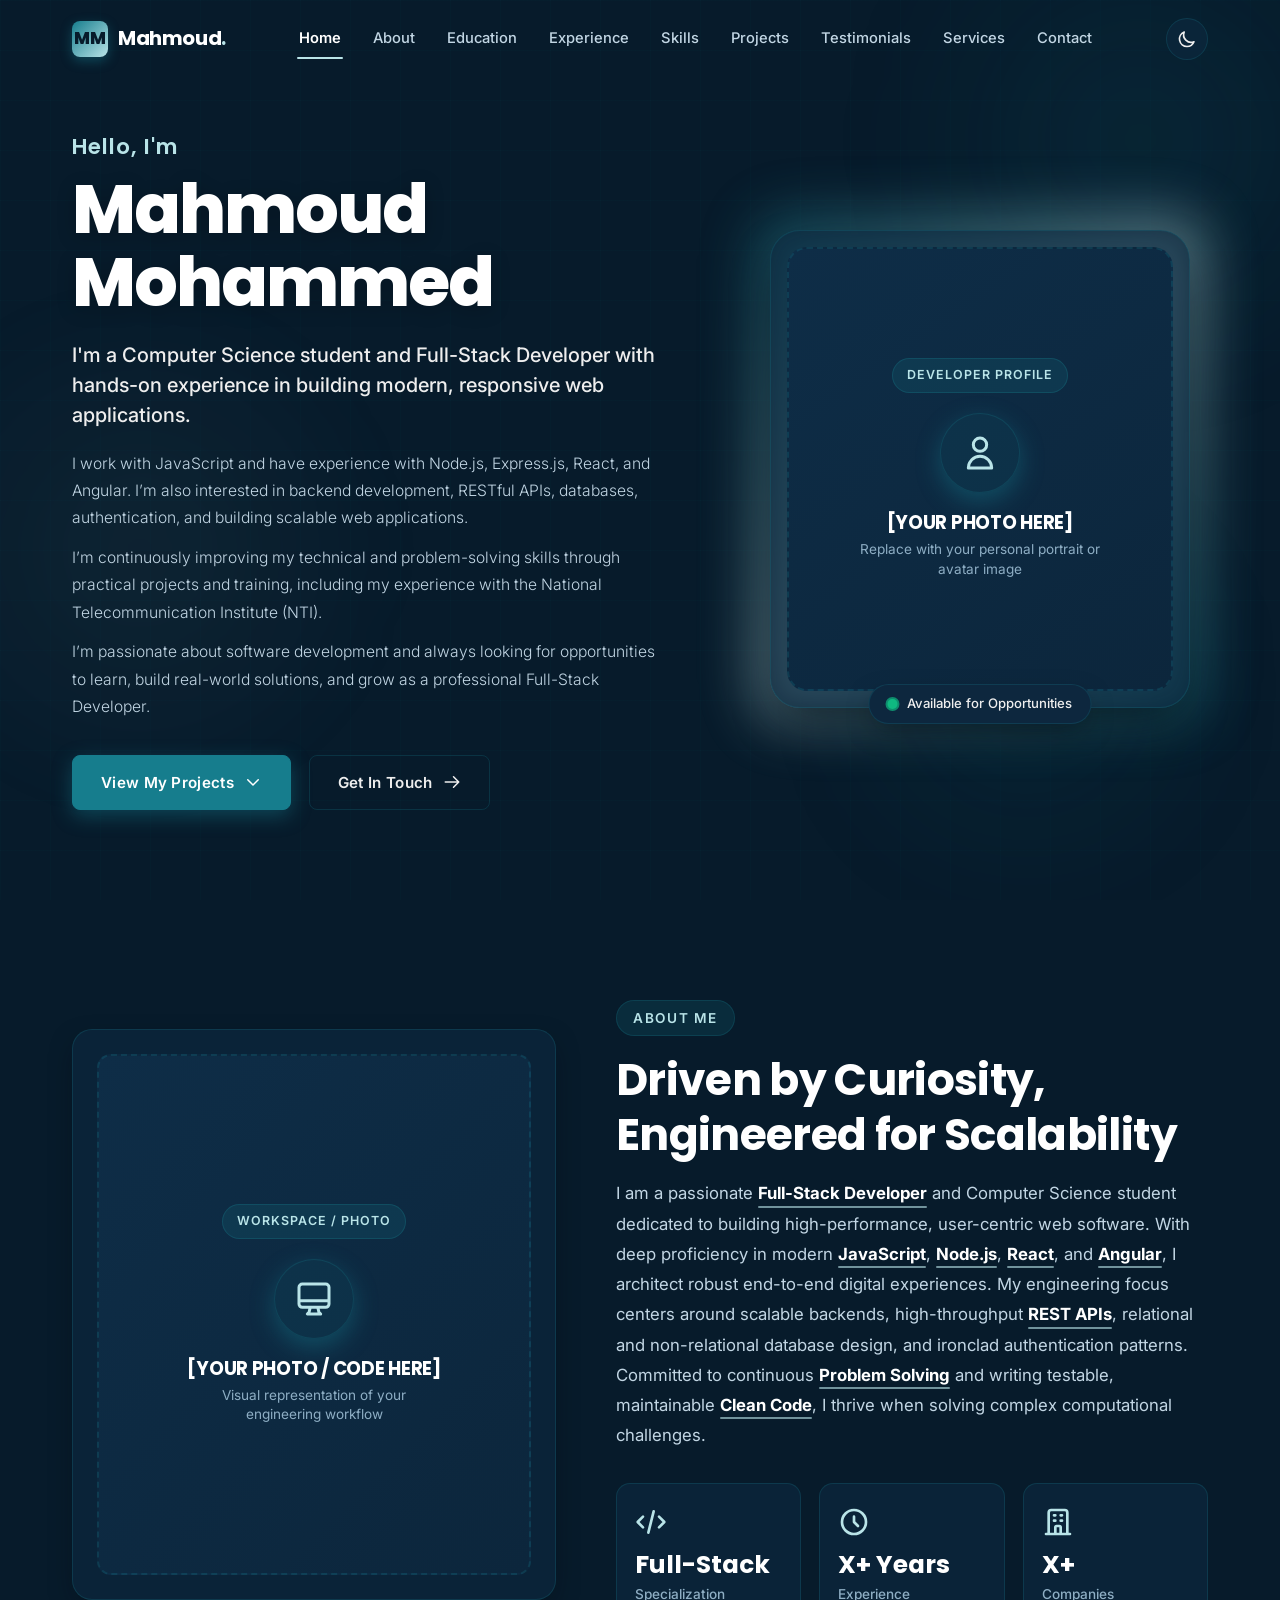
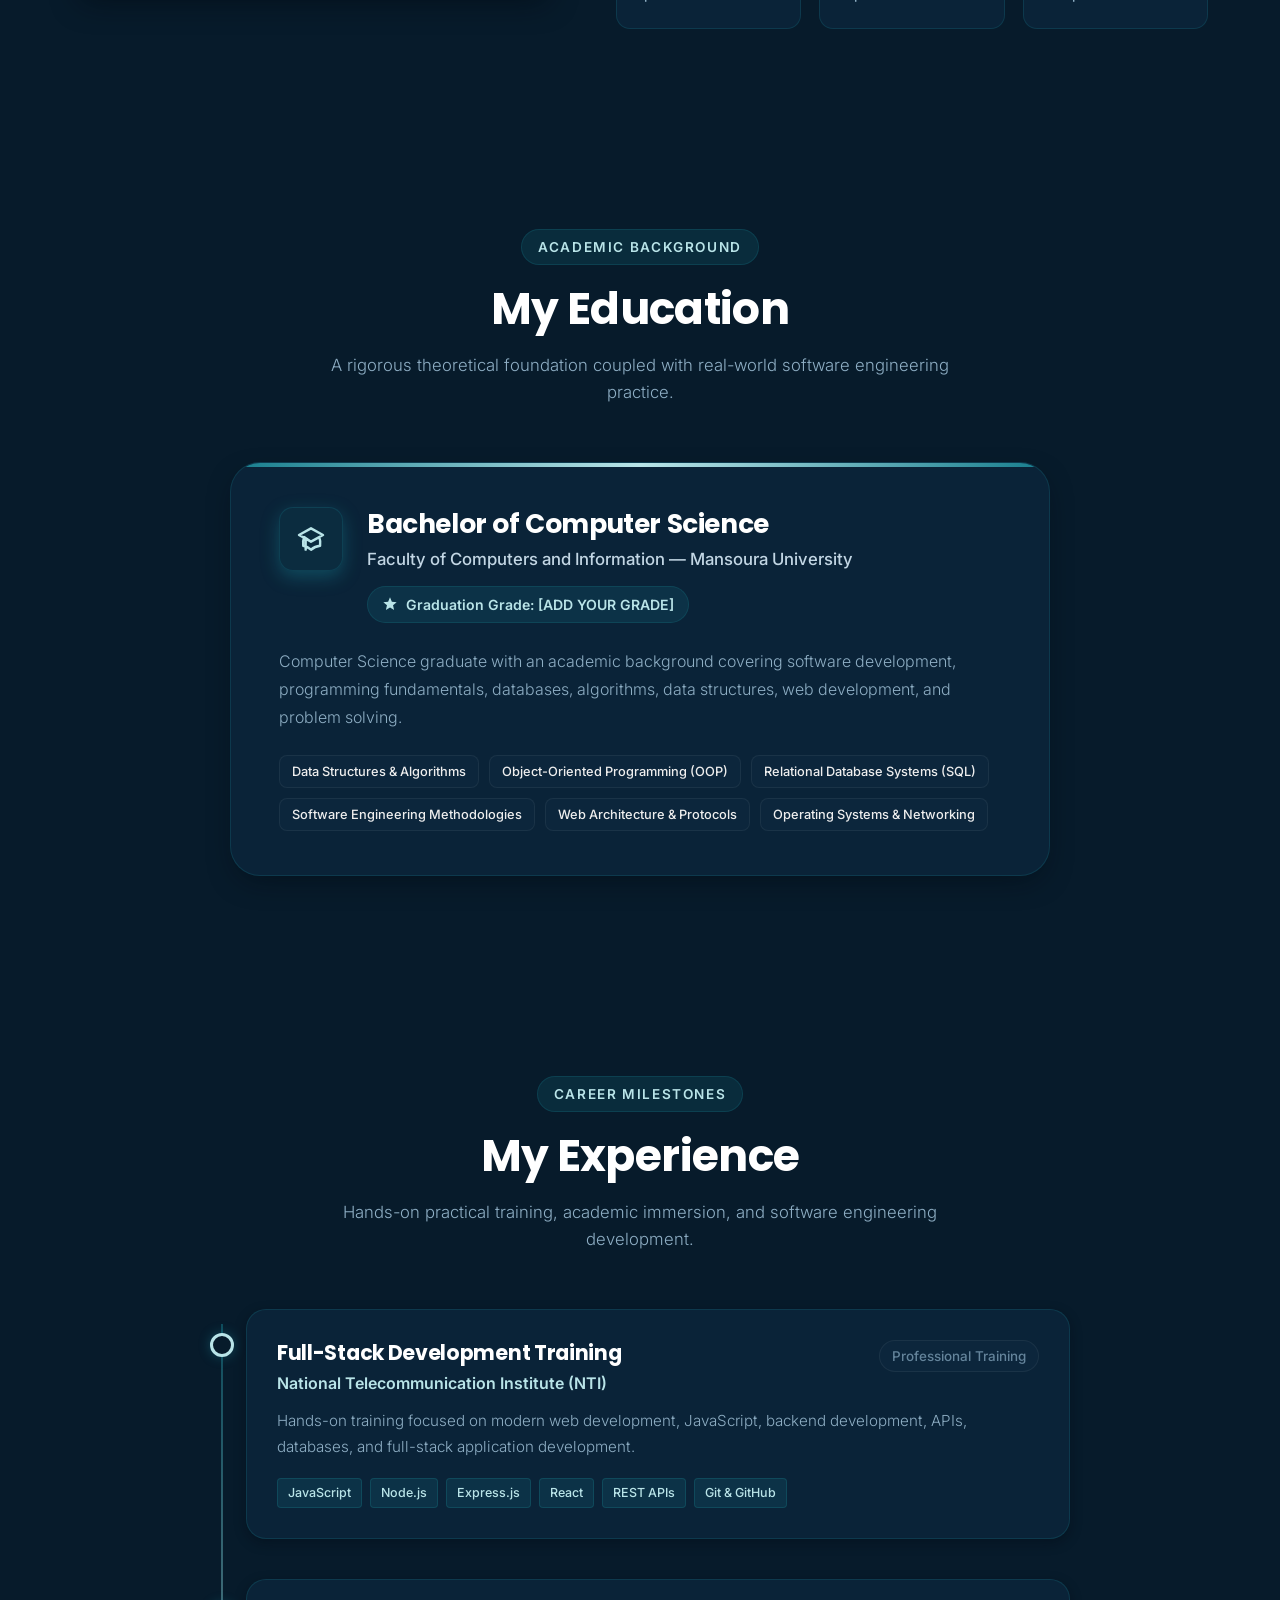
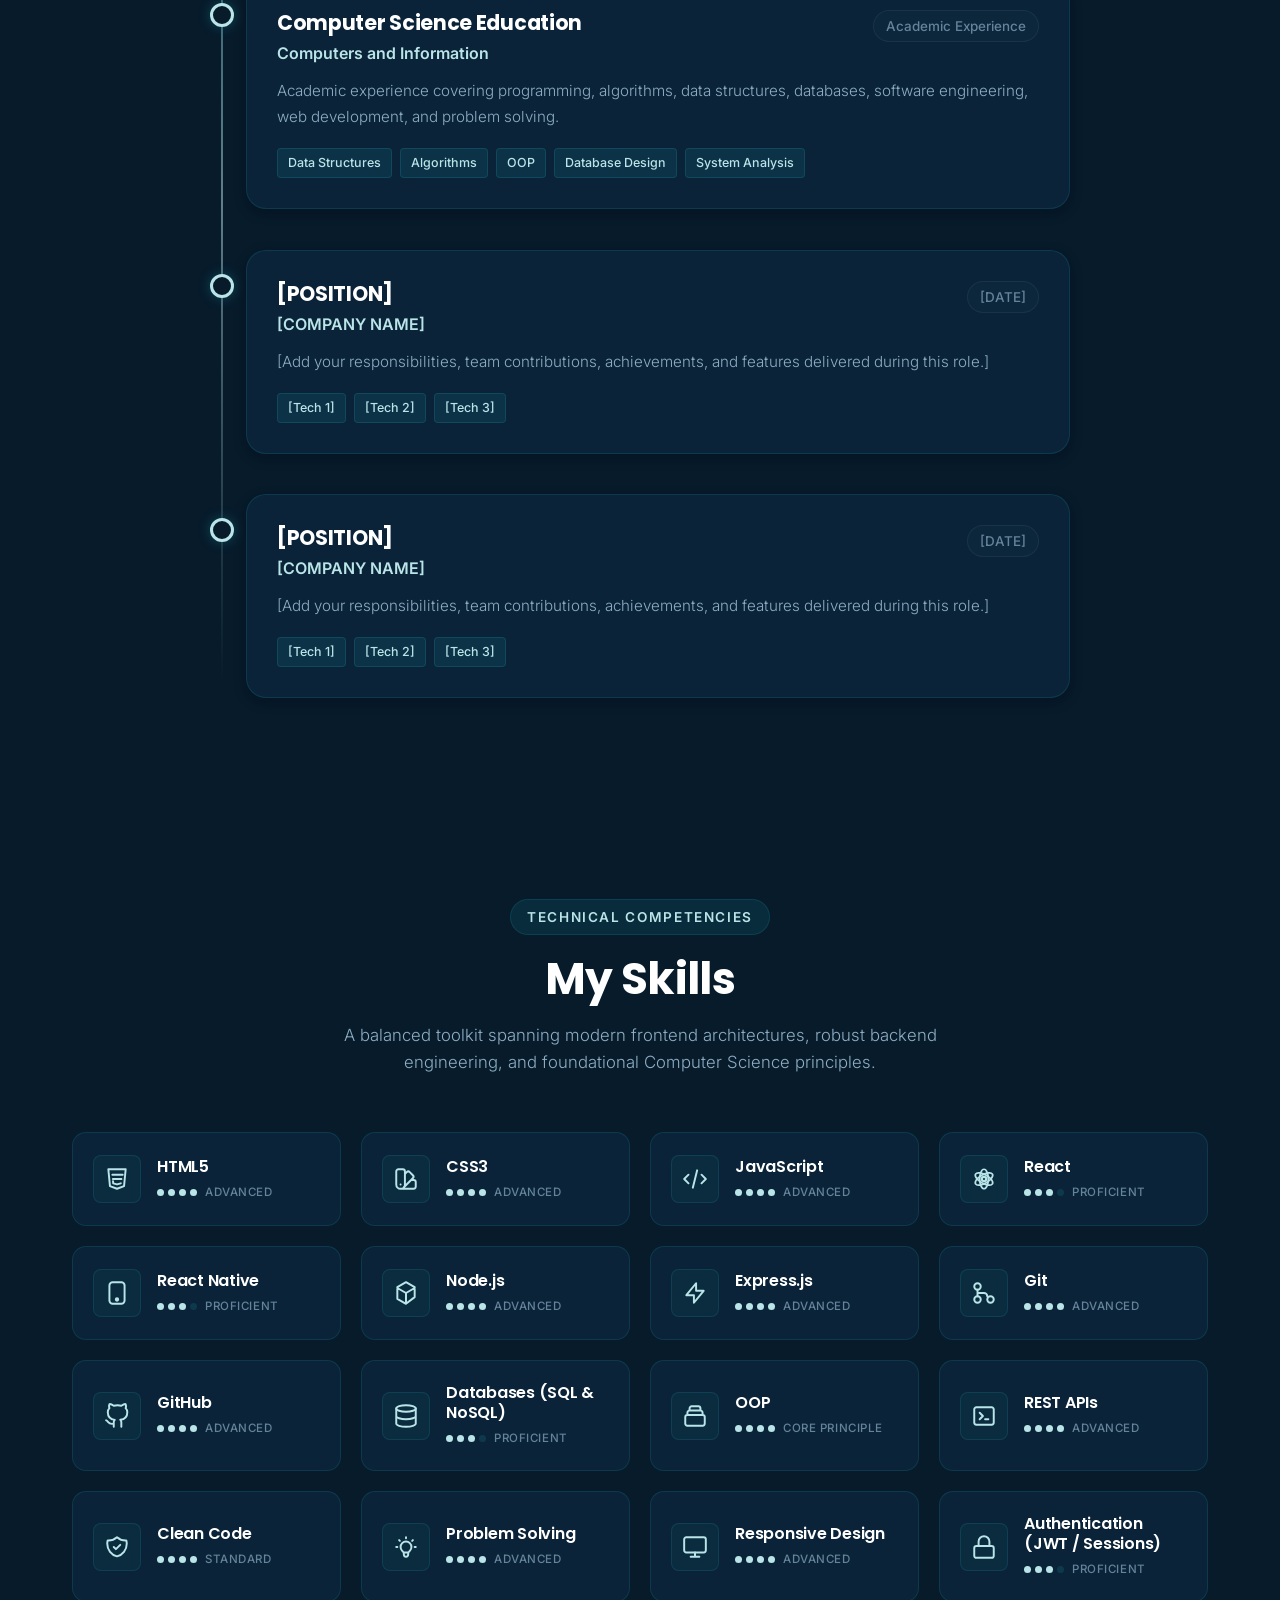
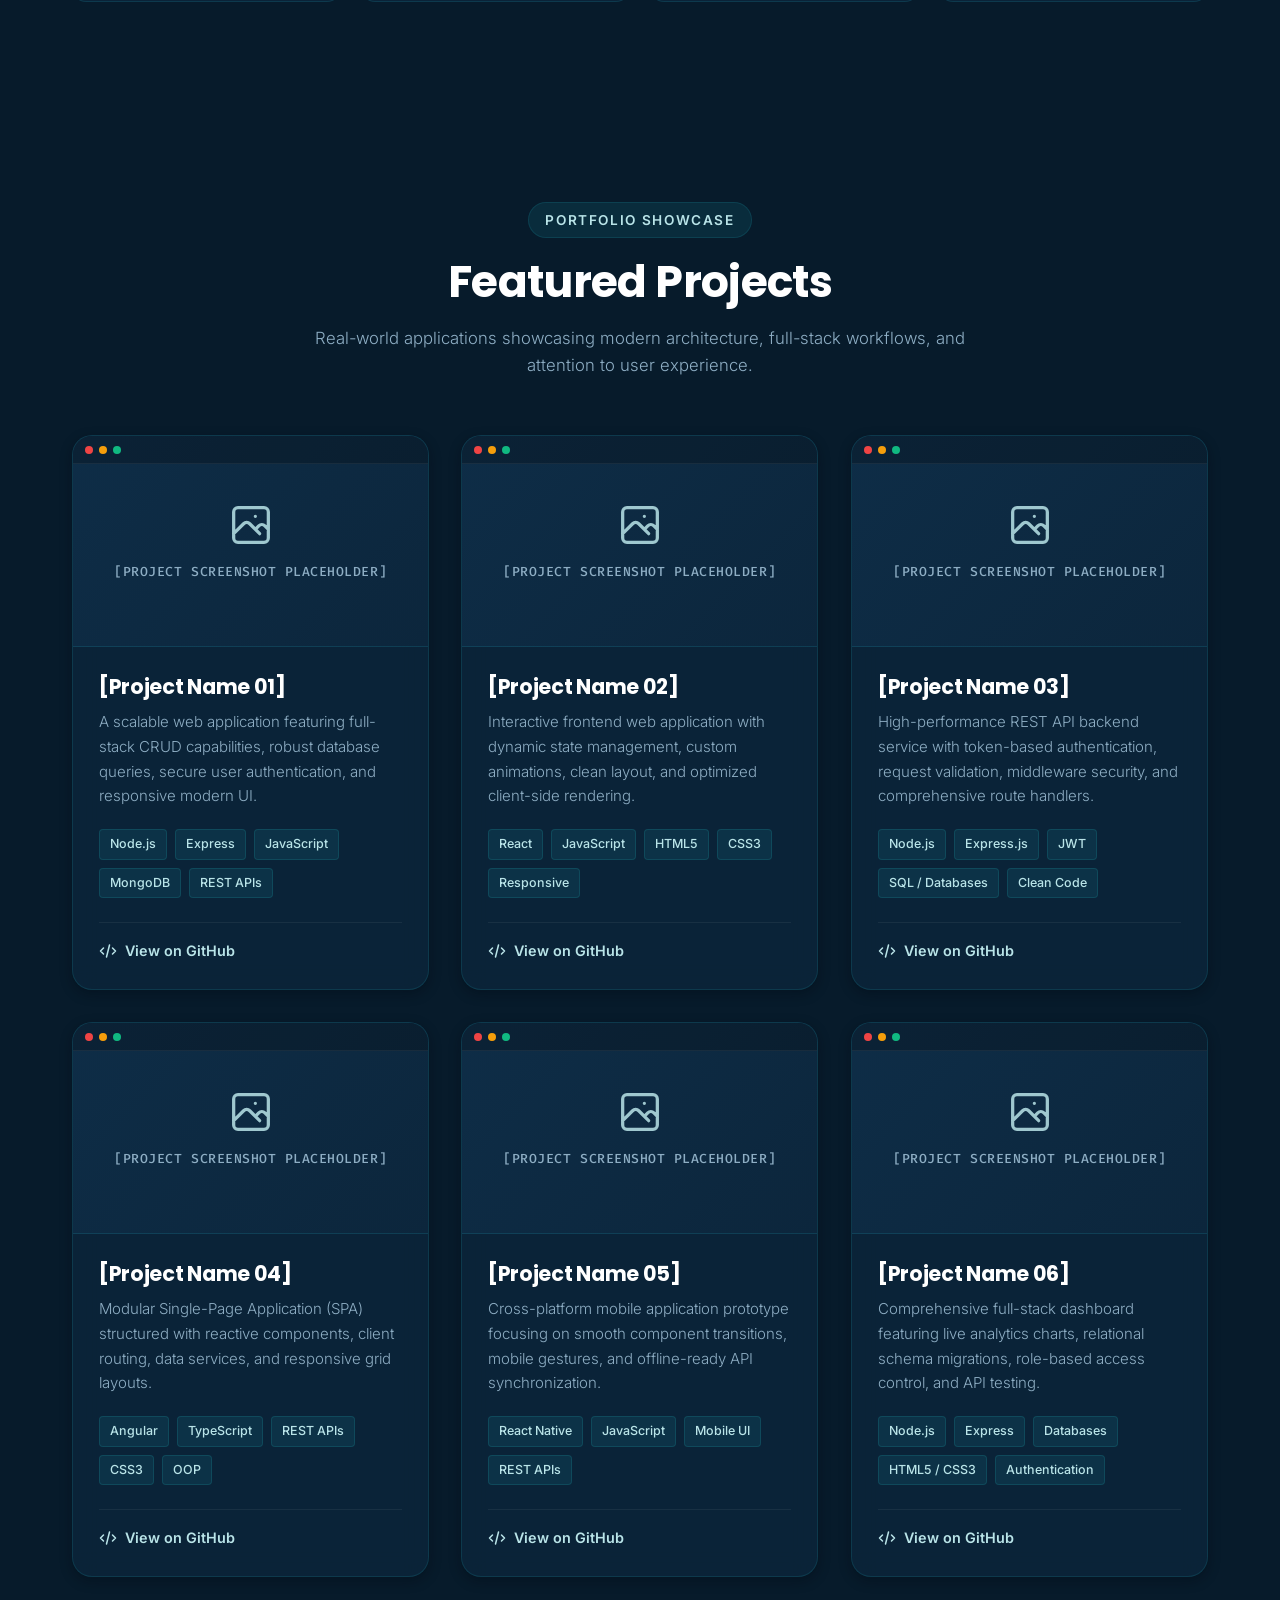
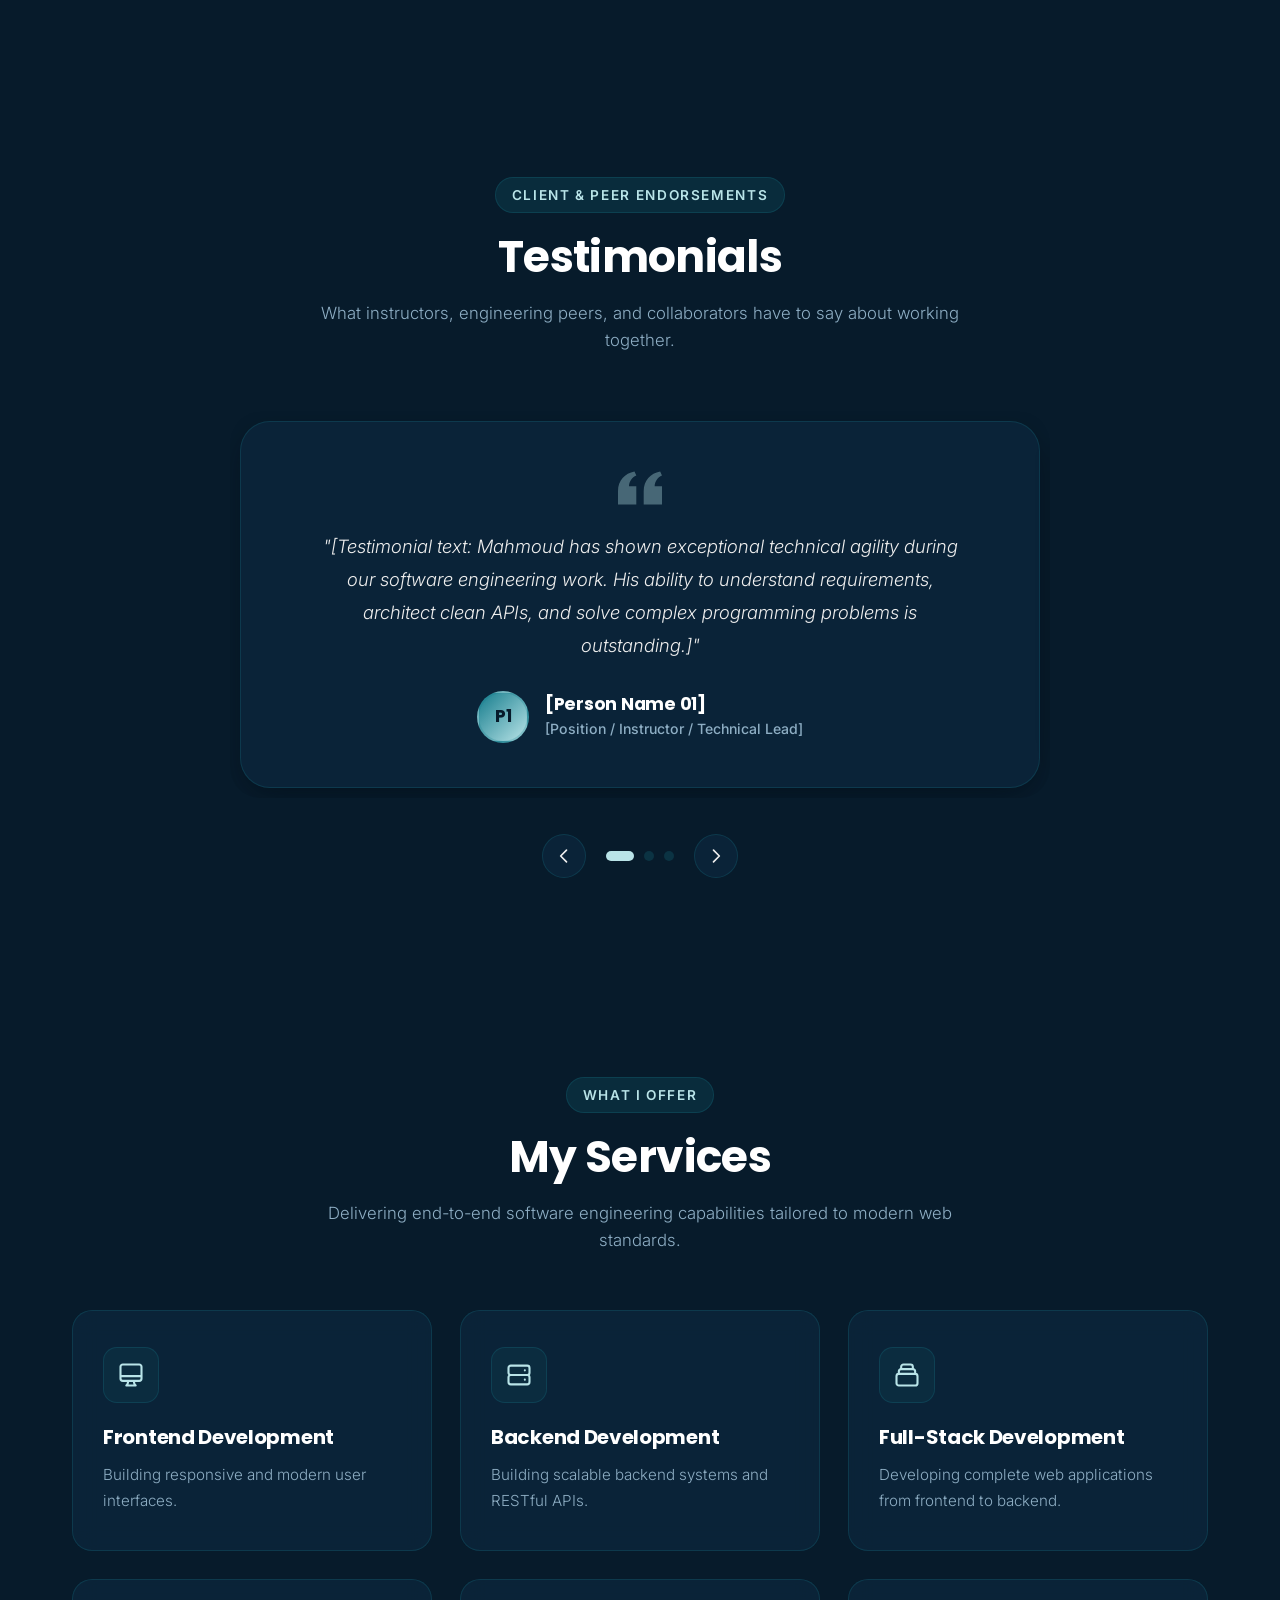
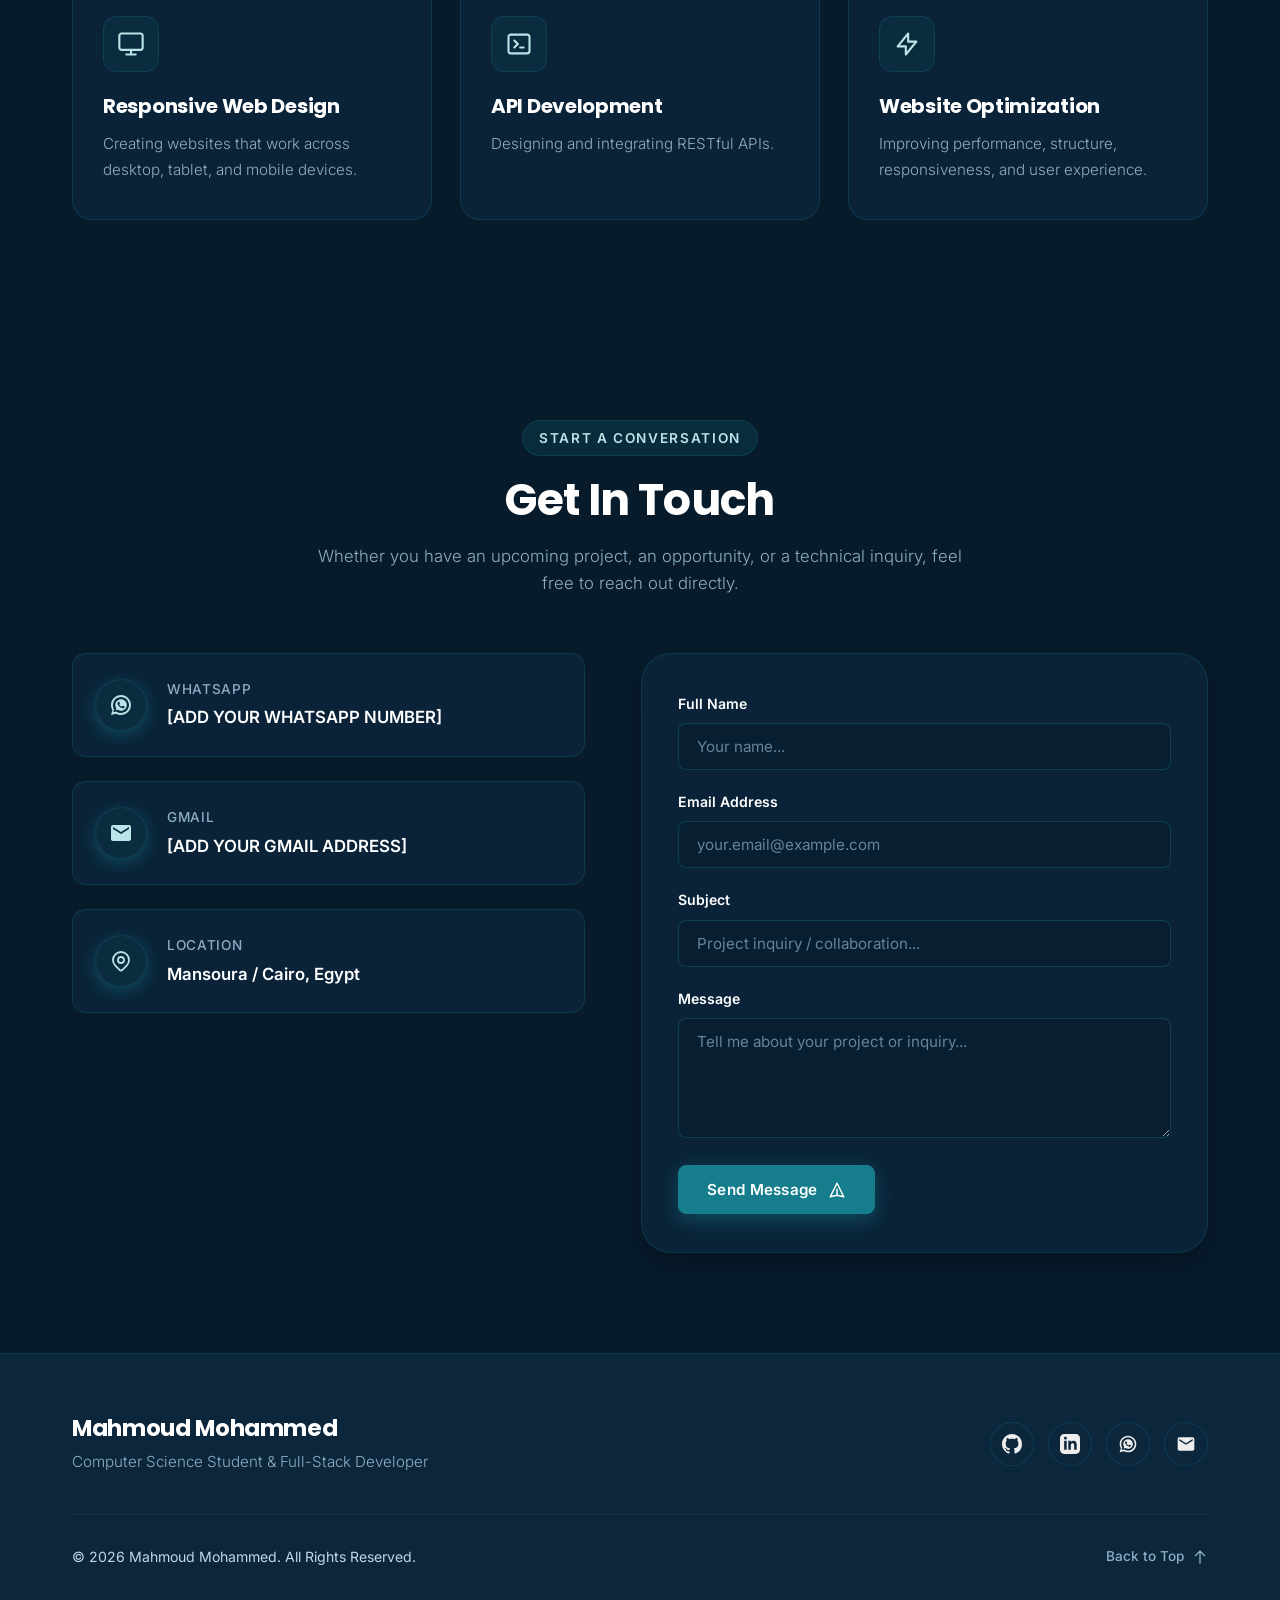
<file: portfolio/index.html>
<!DOCTYPE html>
<html lang="en" data-theme="dark">
<head>
  <meta charset="UTF-8">
  <meta name="viewport" content="width=device-width, initial-scale=1.0">
  <meta http-equiv="X-UA-Compatible" content="ie=edge">

  <!-- SEO Meta Tags -->
  <title>Mahmoud Mohammed | Full-Stack Developer</title>
  <meta name="title" content="Mahmoud Mohammed | Full-Stack Developer">
  <meta name="description" content="Mahmoud Mohammed — Computer Science student and Full-Stack Developer specializing in JavaScript, Node.js, Express.js, React, Angular, REST APIs, and modern web applications.">
  <meta name="keywords" content="Mahmoud Mohammed, Full-Stack Developer, Web Developer, JavaScript, Node.js, Express.js, React, Angular, Mansoura University, NTI">
  <meta name="author" content="Mahmoud Mohammed">
  <meta name="robots" content="index, follow">

  <!-- Open Graph / Facebook -->
  <meta property="og:type" content="website">
  <meta property="og:url" content="https://mahmoudmohammed.dev/">
  <meta property="og:title" content="Mahmoud Mohammed | Full-Stack Developer">
  <meta property="og:description" content="Computer Science student and Full-Stack Developer specializing in JavaScript, Node.js, Express.js, React, Angular, REST APIs, and modern web applications.">
  <meta property="og:image" content="assets/images/og-preview.png">

  <!-- Twitter Card -->
  <meta property="twitter:card" content="summary_large_image">
  <meta property="twitter:title" content="Mahmoud Mohammed | Full-Stack Developer">
  <meta property="twitter:description" content="Computer Science student and Full-Stack Developer specializing in JavaScript, Node.js, Express.js, React, Angular, and modern web applications.">

  <!-- Favicon Placeholder -->
  <link rel="icon" type="image/svg+xml" href="data:image/svg+xml,<svg xmlns='http://www.w3.org/2000/svg' viewBox='0 0 100 100'><text y='.9em' font-size='90'>⚡</text></svg>">

  <!-- Google Fonts Preconnect & Stylesheet (Inter & Poppins) -->
  <link rel="preconnect" href="https://fonts.googleapis.com">
  <link rel="preconnect" href="https://fonts.gstatic.com" crossorigin>
  <link href="https://fonts.googleapis.com/css2?family=Inter:wght@300;400;500;600;700&family=Poppins:wght@500;600;700;800&family=Fira+Code:wght@400;500&display=swap" rel="stylesheet">

  <!-- Main Stylesheet -->
  <link rel="stylesheet" href="css/style.css">
</head>
<body>

  <!-- ========================================================================
       BACKGROUND ANIMATED CANVAS / BLOBS (Subtle & Non-distracting)
       ======================================================================== -->
  <div class="bg-canvas-container" aria-hidden="true">
    <div class="bg-blob blob-1" id="blob1"></div>
    <div class="bg-blob blob-2" id="blob2"></div>
    <div class="bg-blob blob-3" id="blob3"></div>
    <div class="bg-grid-pattern"></div>
  </div>

  <!-- ========================================================================
       STICKY NAVIGATION BAR
       ======================================================================== -->
  <header class="site-header" id="site-header">
    <div class="container navbar">
      <!-- Brand Logo / Name -->
      <a href="#home" class="nav-brand" aria-label="Mahmoud Mohammed Portfolio Home">
        <span class="brand-badge">MM</span>
        <span class="brand-text">Mahmoud<span class="brand-dot">.</span></span>
      </a>

      <!-- Desktop Navigation Menu -->
      <nav class="nav-menu" id="nav-menu" aria-label="Main Navigation">
        <a href="#home" class="nav-link active">Home</a>
        <a href="#about" class="nav-link">About</a>
        <a href="#education" class="nav-link">Education</a>
        <a href="#experience" class="nav-link">Experience</a>
        <a href="#skills" class="nav-link">Skills</a>
        <a href="#projects" class="nav-link">Projects</a>
        <a href="#testimonials" class="nav-link">Testimonials</a>
        <a href="#services" class="nav-link">Services</a>
        <a href="#contact" class="nav-link">Contact</a>
      </nav>

      <!-- Nav Actions (Theme Toggle & Mobile Hamburger) -->
      <div class="nav-actions">
        <!-- Dark / Light Mode Switcher -->
        <button class="theme-toggle-btn" id="theme-toggle-btn" type="button" aria-label="Switch between dark and light theme" title="Toggle Theme">
          <!-- Sun Icon (shown in Light mode) -->
          <svg class="icon-sun" fill="none" stroke="currentColor" viewBox="0 0 24 24" aria-hidden="true">
            <circle cx="12" cy="12" r="4" stroke-width="2"/>
            <path stroke-linecap="round" stroke-width="2" d="M12 2v2m0 16v2M4.93 4.93l1.41 1.41m11.32 11.32l1.41 1.41M2 12h2m16 0h2M6.34 17.66l-1.41 1.41M19.07 4.93l-1.41 1.41"/>
          </svg>
          <!-- Moon Icon (shown in Dark mode) -->
          <svg class="icon-moon" fill="none" stroke="currentColor" viewBox="0 0 24 24" aria-hidden="true">
            <path stroke-linecap="round" stroke-linejoin="round" stroke-width="2" d="M20.354 15.354A9 9 0 018.646 3.646 9.003 9.003 0 0012 21a9.003 9.003 0 008.354-5.646z"/>
          </svg>
        </button>

        <!-- Mobile Hamburger Toggle -->
        <button class="hamburger-btn" id="hamburger-btn" type="button" aria-label="Toggle navigation menu" aria-expanded="false" aria-controls="nav-menu">
          <span class="hamburger-line"></span>
          <span class="hamburger-line"></span>
          <span class="hamburger-line"></span>
        </button>
      </div>
    </div>
  </header>

  <main id="main-content">

    <!-- ======================================================================
         1. HOME (HERO) SECTION
         ====================================================================== -->
    <section class="hero-section" id="home">
      <div class="container">
        <div class="hero-grid">
          
          <!-- Hero Text Content (Left) -->
          <div class="hero-content reveal-fade-up">
            <span class="hero-greeting">Hello, I'm</span>
            
            <h1 class="hero-name">Mahmoud Mohammed</h1>
            
            <p class="hero-tagline">
              I'm a Computer Science student and Full-Stack Developer with hands-on experience in building modern, responsive web applications.
            </p>

            <div class="hero-intro">
              <p>
                I work with JavaScript and have experience with Node.js, Express.js, React, and Angular. I’m also interested in backend development, RESTful APIs, databases, authentication, and building scalable web applications.
              </p>
              <p>
                I’m continuously improving my technical and problem-solving skills through practical projects and training, including my experience with the National Telecommunication Institute (NTI).
              </p>
              <p>
                I’m passionate about software development and always looking for opportunities to learn, build real-world solutions, and grow as a professional Full-Stack Developer.
              </p>
            </div>

            <!-- CTA Action Buttons -->
            <div class="hero-actions">
              <a href="#projects" class="btn btn-primary">
                <span>View My Projects</span>
                <svg fill="none" stroke="currentColor" viewBox="0 0 24 24" aria-hidden="true">
                  <path stroke-linecap="round" stroke-linejoin="round" stroke-width="2" d="M19 9l-7 7-7-7"/>
                </svg>
              </a>

              <a href="#contact" class="btn btn-outline">
                <span>Get In Touch</span>
                <svg fill="none" stroke="currentColor" viewBox="0 0 24 24" aria-hidden="true">
                  <path stroke-linecap="round" stroke-linejoin="round" stroke-width="2" d="M14 5l7 7m0 0l-7 7m7-7H3"/>
                </svg>
              </a>
            </div>
          </div>

          <!-- Hero Visual / Profile Image Placeholder (Right) -->
          <div class="hero-visual reveal-fade-up delay-2">
            <div class="profile-container-wrapper" id="hero-profile-container">
              <!-- Glow ring behind card -->
              <div class="profile-glow-ring"></div>

              <!-- Profile Card -->
              <div class="profile-card">
                <!-- ==========================================================
                     EDIT: Add your profile image here
                     To use a real photo, replace the contents of this box with:
                     <img src="assets/images/profile.jpg" alt="Mahmoud Mohammed" class="profile-img">
                     ========================================================== -->
                <div class="image-placeholder-box">
                  <span class="placeholder-badge">Developer Profile</span>
                  
                  <div class="placeholder-icon-wrap">
                    <svg fill="none" stroke="currentColor" viewBox="0 0 24 24" aria-hidden="true">
                      <path stroke-linecap="round" stroke-linejoin="round" stroke-width="1.8" d="M16 7a4 4 0 11-8 0 4 4 0 018 0zM12 14a7 7 0 00-7 7h14a7 7 0 00-7-7z"/>
                    </svg>
                  </div>
                  
                  <h3 class="placeholder-title">[YOUR PHOTO HERE]</h3>
                  <p class="placeholder-instruction">Replace with your personal portrait or avatar image</p>
                </div>
              </div>

              <!-- Floating Live Status Badge -->
              <div class="profile-status-pill">
                <span class="status-indicator-dot"></span>
                <span class="status-text">Available for Opportunities</span>
              </div>
            </div>
          </div>

        </div>
      </div>
    </section>

    <!-- ======================================================================
         2. ABOUT ME SECTION
         ====================================================================== -->
    <section class="section about-section" id="about">
      <div class="container">
        
        <div class="about-grid">
          
          <!-- Left Column: Image / Workspace Placeholder -->
          <div class="about-image-wrapper reveal-fade-left">
            <div class="about-card-placeholder">
              <!-- ==========================================================
                   EDIT: Add your about image or desk setup photo here
                   Replace placeholder box with:
                   <img src="assets/images/about.jpg" alt="Mahmoud Mohammed Workspace" class="about-img">
                   ========================================================== -->
              <div class="about-placeholder-box">
                <span class="placeholder-badge">Workspace / Photo</span>
                <div class="placeholder-icon-wrap">
                  <svg fill="none" stroke="currentColor" viewBox="0 0 24 24" aria-hidden="true">
                    <path stroke-linecap="round" stroke-linejoin="round" stroke-width="1.8" d="M9.75 17L9 20l-1 1h8l-1-1-.75-3M3 13h18M5 17h14a2 2 0 002-2V5a2 2 0 00-2-2H5a2 2 0 00-2 2v10a2 2 0 002 2z"/>
                  </svg>
                </div>
                <h3 class="placeholder-title">[YOUR PHOTO / CODE HERE]</h3>
                <p class="placeholder-instruction">Visual representation of your engineering workflow</p>
              </div>
            </div>
          </div>

          <!-- Right Column: Biography & Info Cards -->
          <div class="about-content reveal-fade-right">
            <span class="section-tag">About Me</span>
            <h2 class="section-title">Driven by Curiosity, Engineered for Scalability</h2>

            <!-- Biography with highlighted keywords using stronger weight -->
            <p class="about-bio">
              I am a passionate <strong>Full-Stack Developer</strong> and Computer Science student dedicated to building high-performance, user-centric web software. With deep proficiency in modern <strong>JavaScript</strong>, <strong>Node.js</strong>, <strong>React</strong>, and <strong>Angular</strong>, I architect robust end-to-end digital experiences. My engineering focus centers around scalable backends, high-throughput <strong>REST APIs</strong>, relational and non-relational database design, and ironclad authentication patterns. Committed to continuous <strong>Problem Solving</strong> and writing testable, maintainable <strong>Clean Code</strong>, I thrive when solving complex computational challenges.
            </p>

            <!-- 3 Small Information Cards -->
            <div class="about-stats-grid">
              
              <!-- Card 1: Specialization -->
              <div class="stat-card">
                <div class="stat-icon">
                  <svg fill="none" stroke="currentColor" viewBox="0 0 24 24" aria-hidden="true">
                    <path stroke-linecap="round" stroke-linejoin="round" stroke-width="2" d="M10 20l4-16m4 4l4 4-4 4M6 16l-4-4 4-4"/>
                  </svg>
                </div>
                <!-- EDIT: You can adjust this value if needed -->
                <div class="stat-value">Full-Stack</div>
                <div class="stat-label">Specialization</div>
              </div>

              <!-- Card 2: Experience -->
              <div class="stat-card">
                <div class="stat-icon">
                  <svg fill="none" stroke="currentColor" viewBox="0 0 24 24" aria-hidden="true">
                    <path stroke-linecap="round" stroke-linejoin="round" stroke-width="2" d="M12 8v4l3 3m6-3a9 9 0 11-18 0 9 9 0 0118 0z"/>
                  </svg>
                </div>
                <!-- EDIT: Replace X+ Years with your actual years of hands-on experience -->
                <div class="stat-value">X+ Years</div>
                <div class="stat-label">Experience</div>
              </div>

              <!-- Card 3: Companies / Clients -->
              <div class="stat-card">
                <div class="stat-icon">
                  <svg fill="none" stroke="currentColor" viewBox="0 0 24 24" aria-hidden="true">
                    <path stroke-linecap="round" stroke-linejoin="round" stroke-width="2" d="M19 21V5a2 2 0 00-2-2H7a2 2 0 00-2 2v16m14 0h2m-2 0h-5m-9 0H3m2 0h5M9 7h1m-1 4h1m4-4h1m-1 4h1m-5 10v-5a1 1 0 011-1h2a1 1 0 011 1v5m-4 0h4"/>
                  </svg>
                </div>
                <!-- EDIT: Replace X+ with your number of companies/organizations trained with or worked for -->
                <div class="stat-value">X+</div>
                <div class="stat-label">Companies</div>
              </div>

            </div>
          </div>

        </div>

      </div>
    </section>

    <!-- ======================================================================
         3. EDUCATION SECTION
         ====================================================================== -->
    <section class="section education-section" id="education">
      <div class="container">
        
        <div class="section-header reveal-fade-up">
          <span class="section-tag">Academic Background</span>
          <h2 class="section-title">My Education</h2>
          <p class="section-subtitle">A rigorous theoretical foundation coupled with real-world software engineering practice.</p>
        </div>

        <div class="education-wrapper reveal-fade-up delay-1">
          <!-- Centered Premium Education Card -->
          <article class="education-card">
            
            <div class="education-header">
              <div class="education-icon-box">
                <svg fill="none" stroke="currentColor" viewBox="0 0 24 24" aria-hidden="true">
                  <path stroke-linecap="round" stroke-linejoin="round" stroke-width="1.8" d="M12 14l9-5-9-5-9 5 9 5zm0 0l6.16-3.422a12.083 12.083 0 01.665 6.479A11.952 11.952 0 0012 20.055a11.952 11.952 0 00-5.824-2.998 12.078 12.078 0 01.665-6.479L12 14zm-4 6v-7.5"/>
                </svg>
              </div>

              <div class="education-title-group">
                <h3 class="education-degree">Bachelor of Computer Science</h3>
                <p class="education-institution">Faculty of Computers and Information — Mansoura University</p>
                
                <!-- EDIT: Add your graduation grade here -->
                <div class="education-grade-badge">
                  <svg width="16" height="16" fill="currentColor" viewBox="0 0 24 24" aria-hidden="true">
                    <path d="M12 17.27L18.18 21l-1.64-7.03L22 9.24l-7.19-.61L12 2 9.19 8.63 2 9.24l5.46 4.73L5.82 21z"/>
                  </svg>
                  <span>Graduation Grade: [ADD YOUR GRADE]</span>
                </div>
              </div>
            </div>

            <p class="education-description">
              Computer Science graduate with an academic background covering software development, programming fundamentals, databases, algorithms, data structures, web development, and problem solving.
            </p>

            <div class="education-tags">
              <span class="education-tag">Data Structures &amp; Algorithms</span>
              <span class="education-tag">Object-Oriented Programming (OOP)</span>
              <span class="education-tag">Relational Database Systems (SQL)</span>
              <span class="education-tag">Software Engineering Methodologies</span>
              <span class="education-tag">Web Architecture &amp; Protocols</span>
              <span class="education-tag">Operating Systems &amp; Networking</span>
            </div>

          </article>
        </div>

      </div>
    </section>

    <!-- ======================================================================
         4. EXPERIENCE SECTION
         ====================================================================== -->
    <section class="section experience-section" id="experience">
      <div class="container">
        
        <div class="section-header reveal-fade-up">
          <span class="section-tag">Career Milestones</span>
          <h2 class="section-title">My Experience</h2>
          <p class="section-subtitle">Hands-on practical training, academic immersion, and software engineering development.</p>
        </div>

        <div class="experience-timeline">

          <!-- Experience 1: NTI -->
          <div class="timeline-item reveal-fade-up">
            <div class="timeline-marker"></div>
            <article class="timeline-card">
              <div class="timeline-header">
                <div class="timeline-role-group">
                  <h3 class="timeline-title">Full-Stack Development Training</h3>
                  <div class="timeline-org">National Telecommunication Institute (NTI)</div>
                </div>
                <!-- EDIT: Adjust date if desired -->
                <span class="timeline-date">Professional Training</span>
              </div>
              <p class="timeline-description">
                Hands-on training focused on modern web development, JavaScript, backend development, APIs, databases, and full-stack application development.
              </p>
              <div class="timeline-tech-stack">
                <span class="tech-badge">JavaScript</span>
                <span class="tech-badge">Node.js</span>
                <span class="tech-badge">Express.js</span>
                <span class="tech-badge">React</span>
                <span class="tech-badge">REST APIs</span>
                <span class="tech-badge">Git &amp; GitHub</span>
              </div>
            </article>
          </div>

          <!-- Experience 2: Computers and Information -->
          <div class="timeline-item reveal-fade-up delay-1">
            <div class="timeline-marker"></div>
            <article class="timeline-card">
              <div class="timeline-header">
                <div class="timeline-role-group">
                  <h3 class="timeline-title">Computer Science Education</h3>
                  <div class="timeline-org">Computers and Information</div>
                </div>
                <!-- EDIT: Adjust date if desired -->
                <span class="timeline-date">Academic Experience</span>
              </div>
              <p class="timeline-description">
                Academic experience covering programming, algorithms, data structures, databases, software engineering, web development, and problem solving.
              </p>
              <div class="timeline-tech-stack">
                <span class="tech-badge">Data Structures</span>
                <span class="tech-badge">Algorithms</span>
                <span class="tech-badge">OOP</span>
                <span class="tech-badge">Database Design</span>
                <span class="tech-badge">System Analysis</span>
              </div>
            </article>
          </div>

          <!-- ================================================================
               EDIT: Additional Experience Placeholders
               You can modify, duplicate, or remove these cards below.
               ================================================================ -->
          <div class="timeline-item reveal-fade-up delay-2">
            <div class="timeline-marker"></div>
            <article class="timeline-card">
              <div class="timeline-header">
                <div class="timeline-role-group">
                  <!-- EDIT: Position Title -->
                  <h3 class="timeline-title">[POSITION]</h3>
                  <!-- EDIT: Company / Organization Name -->
                  <div class="timeline-org">[COMPANY NAME]</div>
                </div>
                <!-- EDIT: Date -->
                <span class="timeline-date">[DATE]</span>
              </div>
              <!-- EDIT: Description -->
              <p class="timeline-description">
                [Add your responsibilities, team contributions, achievements, and features delivered during this role.]
              </p>
              <div class="timeline-tech-stack">
                <!-- EDIT: Technologies used -->
                <span class="tech-badge">[Tech 1]</span>
                <span class="tech-badge">[Tech 2]</span>
                <span class="tech-badge">[Tech 3]</span>
              </div>
            </article>
          </div>

          <div class="timeline-item reveal-fade-up delay-3">
            <div class="timeline-marker"></div>
            <article class="timeline-card">
              <div class="timeline-header">
                <div class="timeline-role-group">
                  <!-- EDIT: Position Title -->
                  <h3 class="timeline-title">[POSITION]</h3>
                  <!-- EDIT: Company / Organization Name -->
                  <div class="timeline-org">[COMPANY NAME]</div>
                </div>
                <!-- EDIT: Date -->
                <span class="timeline-date">[DATE]</span>
              </div>
              <!-- EDIT: Description -->
              <p class="timeline-description">
                [Add your responsibilities, team contributions, achievements, and features delivered during this role.]
              </p>
              <div class="timeline-tech-stack">
                <!-- EDIT: Technologies used -->
                <span class="tech-badge">[Tech 1]</span>
                <span class="tech-badge">[Tech 2]</span>
                <span class="tech-badge">[Tech 3]</span>
              </div>
            </article>
          </div>

        </div>

      </div>
    </section>

    <!-- ======================================================================
         5. SKILLS SECTION
         ====================================================================== -->
    <section class="section skills-section" id="skills">
      <div class="container">
        
        <div class="section-header reveal-fade-up">
          <span class="section-tag">Technical Competencies</span>
          <h2 class="section-title">My Skills</h2>
          <p class="section-subtitle">A balanced toolkit spanning modern frontend architectures, robust backend engineering, and foundational Computer Science principles.</p>
        </div>

        <div class="skills-grid">

          <!-- 1. HTML5 -->
          <div class="skill-card reveal-fade-up">
            <div class="skill-icon-wrap" aria-hidden="true">
              <svg fill="none" stroke="currentColor" viewBox="0 0 24 24"><path stroke-linecap="round" stroke-linejoin="round" stroke-width="1.8" d="M4 3l1.5 15.5L12 21l6.5-2.5L20 3H4zm13.3 5H7.7m8.4 4H8.2m7.3 4l-3.5 1-3.5-1-.2-2"/></svg>
            </div>
            <div class="skill-info">
              <h3 class="skill-name">HTML5</h3>
              <div class="skill-level-indicator">
                <div class="level-dots">
                  <span class="dot active"></span><span class="dot active"></span><span class="dot active"></span><span class="dot active"></span>
                </div>
                <span class="level-tag">Advanced</span>
              </div>
            </div>
          </div>

          <!-- 2. CSS3 -->
          <div class="skill-card reveal-fade-up delay-1">
            <div class="skill-icon-wrap" aria-hidden="true">
              <svg fill="none" stroke="currentColor" viewBox="0 0 24 24"><path stroke-linecap="round" stroke-linejoin="round" stroke-width="1.8" d="M7 21a4 4 0 01-4-4V5a2 2 0 012-2h4a2 2 0 012 2v12a4 4 0 01-4 4zm0 0h12a2 2 0 002-2v-4a2 2 0 00-2-2h-2.343M11 7.343l1.657-1.657a2 2 0 012.828 0l2.829 2.829a2 2 0 010 2.828l-8.486 8.485M7 17h.01"/></svg>
            </div>
            <div class="skill-info">
              <h3 class="skill-name">CSS3</h3>
              <div class="skill-level-indicator">
                <div class="level-dots">
                  <span class="dot active"></span><span class="dot active"></span><span class="dot active"></span><span class="dot active"></span>
                </div>
                <span class="level-tag">Advanced</span>
              </div>
            </div>
          </div>

          <!-- 3. JavaScript -->
          <div class="skill-card reveal-fade-up delay-2">
            <div class="skill-icon-wrap" aria-hidden="true">
              <svg fill="none" stroke="currentColor" viewBox="0 0 24 24"><path stroke-linecap="round" stroke-linejoin="round" stroke-width="1.8" d="M10 20l4-16m4 4l4 4-4 4M6 16l-4-4 4-4"/></svg>
            </div>
            <div class="skill-info">
              <h3 class="skill-name">JavaScript</h3>
              <div class="skill-level-indicator">
                <div class="level-dots">
                  <span class="dot active"></span><span class="dot active"></span><span class="dot active"></span><span class="dot active"></span>
                </div>
                <span class="level-tag">Advanced</span>
              </div>
            </div>
          </div>

          <!-- 4. React -->
          <div class="skill-card reveal-fade-up delay-3">
            <div class="skill-icon-wrap" aria-hidden="true">
              <svg fill="none" stroke="currentColor" viewBox="0 0 24 24"><circle cx="12" cy="12" r="2" stroke-width="2"/><ellipse cx="12" cy="12" rx="9" ry="4" stroke-width="1.6" transform="rotate(30 12 12)"/><ellipse cx="12" cy="12" rx="9" ry="4" stroke-width="1.6" transform="rotate(90 12 12)"/><ellipse cx="12" cy="12" rx="9" ry="4" stroke-width="1.6" transform="rotate(150 12 12)"/></svg>
            </div>
            <div class="skill-info">
              <h3 class="skill-name">React</h3>
              <div class="skill-level-indicator">
                <div class="level-dots">
                  <span class="dot active"></span><span class="dot active"></span><span class="dot active"></span><span class="dot"></span>
                </div>
                <span class="level-tag">Proficient</span>
              </div>
            </div>
          </div>

          <!-- 5. React Native -->
          <div class="skill-card reveal-fade-up">
            <div class="skill-icon-wrap" aria-hidden="true">
              <svg fill="none" stroke="currentColor" viewBox="0 0 24 24"><rect x="5" y="2" width="14" height="20" rx="3" stroke-width="1.8"/><circle cx="12" cy="18" r="1" stroke-width="2"/></svg>
            </div>
            <div class="skill-info">
              <h3 class="skill-name">React Native</h3>
              <div class="skill-level-indicator">
                <div class="level-dots">
                  <span class="dot active"></span><span class="dot active"></span><span class="dot active"></span><span class="dot"></span>
                </div>
                <span class="level-tag">Proficient</span>
              </div>
            </div>
          </div>

          <!-- 6. Node.js -->
          <div class="skill-card reveal-fade-up delay-1">
            <div class="skill-icon-wrap" aria-hidden="true">
              <svg fill="none" stroke="currentColor" viewBox="0 0 24 24"><path stroke-linecap="round" stroke-linejoin="round" stroke-width="1.8" d="M12 2l8 4.6v9.2L12 22l-8-4.6V6.6L12 2zM12 22V12m0 0L4 7.4m8 4.6l8-4.6"/></svg>
            </div>
            <div class="skill-info">
              <h3 class="skill-name">Node.js</h3>
              <div class="skill-level-indicator">
                <div class="level-dots">
                  <span class="dot active"></span><span class="dot active"></span><span class="dot active"></span><span class="dot active"></span>
                </div>
                <span class="level-tag">Advanced</span>
              </div>
            </div>
          </div>

          <!-- 7. Express.js -->
          <div class="skill-card reveal-fade-up delay-2">
            <div class="skill-icon-wrap" aria-hidden="true">
              <svg fill="none" stroke="currentColor" viewBox="0 0 24 24"><path stroke-linecap="round" stroke-linejoin="round" stroke-width="1.8" d="M13 10V3L4 14h7v7l9-11h-7z"/></svg>
            </div>
            <div class="skill-info">
              <h3 class="skill-name">Express.js</h3>
              <div class="skill-level-indicator">
                <div class="level-dots">
                  <span class="dot active"></span><span class="dot active"></span><span class="dot active"></span><span class="dot active"></span>
                </div>
                <span class="level-tag">Advanced</span>
              </div>
            </div>
          </div>

          <!-- 8. Git -->
          <div class="skill-card reveal-fade-up delay-3">
            <div class="skill-icon-wrap" aria-hidden="true">
              <svg fill="none" stroke="currentColor" viewBox="0 0 24 24"><circle cx="6" cy="6" r="3" stroke-width="1.8"/><circle cx="18" cy="18" r="3" stroke-width="1.8"/><circle cx="6" cy="18" r="3" stroke-width="1.8"/><path stroke-linecap="round" stroke-linejoin="round" stroke-width="1.8" d="M6 9v6m9 0a3 3 0 00-3-3H6"/></svg>
            </div>
            <div class="skill-info">
              <h3 class="skill-name">Git</h3>
              <div class="skill-level-indicator">
                <div class="level-dots">
                  <span class="dot active"></span><span class="dot active"></span><span class="dot active"></span><span class="dot active"></span>
                </div>
                <span class="level-tag">Advanced</span>
              </div>
            </div>
          </div>

          <!-- 9. GitHub -->
          <div class="skill-card reveal-fade-up">
            <div class="skill-icon-wrap" aria-hidden="true">
              <svg fill="none" stroke="currentColor" viewBox="0 0 24 24"><path stroke-linecap="round" stroke-linejoin="round" stroke-width="1.8" d="M9 19c-5 1.5-5-2.5-7-3m14 6v-3.87a3.37 3.37 0 00-.94-2.61c3.14-.35 6.44-1.54 6.44-7A5.44 5.44 0 0020 4.77 5.07 5.07 0 0019.91 1S18.73.65 16 2.48a13.38 13.38 0 00-7 0C6.27.65 5.09 1 5.09 1A5.07 5.07 0 005 4.77a5.44 5.44 0 00-1.5 3.78c0 5.42 3.3 6.61 6.44 7A3.37 3.37 0 009 18.13V22"/></svg>
            </div>
            <div class="skill-info">
              <h3 class="skill-name">GitHub</h3>
              <div class="skill-level-indicator">
                <div class="level-dots">
                  <span class="dot active"></span><span class="dot active"></span><span class="dot active"></span><span class="dot active"></span>
                </div>
                <span class="level-tag">Advanced</span>
              </div>
            </div>
          </div>

          <!-- 10. Databases -->
          <div class="skill-card reveal-fade-up delay-1">
            <div class="skill-icon-wrap" aria-hidden="true">
              <svg fill="none" stroke="currentColor" viewBox="0 0 24 24"><ellipse cx="12" cy="5" rx="9" ry="3" stroke-width="1.8"/><path stroke-linecap="round" stroke-linejoin="round" stroke-width="1.8" d="M21 12c0 1.66-4 3-9 3s-9-1.34-9-3m18 7c0 1.66-4 3-9 3s-9-1.34-9-3M3 5v14c0 1.66 4 3 9 3s9-1.34 9-3V5"/></svg>
            </div>
            <div class="skill-info">
              <h3 class="skill-name">Databases (SQL &amp; NoSQL)</h3>
              <div class="skill-level-indicator">
                <div class="level-dots">
                  <span class="dot active"></span><span class="dot active"></span><span class="dot active"></span><span class="dot"></span>
                </div>
                <span class="level-tag">Proficient</span>
              </div>
            </div>
          </div>

          <!-- 11. OOP -->
          <div class="skill-card reveal-fade-up delay-2">
            <div class="skill-icon-wrap" aria-hidden="true">
              <svg fill="none" stroke="currentColor" viewBox="0 0 24 24"><path stroke-linecap="round" stroke-linejoin="round" stroke-width="1.8" d="M19 11H5m14 0a2 2 0 012 2v6a2 2 0 01-2 2H5a2 2 0 01-2-2v-6a2 2 0 012-2m14 0V9a2 2 0 00-2-2M5 11V9a2 2 0 012-2m0 0V5a2 2 0 012-2h6a2 2 0 012 2v2M7 7h10"/></svg>
            </div>
            <div class="skill-info">
              <h3 class="skill-name">OOP</h3>
              <div class="skill-level-indicator">
                <div class="level-dots">
                  <span class="dot active"></span><span class="dot active"></span><span class="dot active"></span><span class="dot active"></span>
                </div>
                <span class="level-tag">Core Principle</span>
              </div>
            </div>
          </div>

          <!-- 12. REST APIs -->
          <div class="skill-card reveal-fade-up delay-3">
            <div class="skill-icon-wrap" aria-hidden="true">
              <svg fill="none" stroke="currentColor" viewBox="0 0 24 24"><path stroke-linecap="round" stroke-linejoin="round" stroke-width="1.8" d="M8 9l3 3-3 3m5 0h3M5 20h14a2 2 0 002-2V6a2 2 0 00-2-2H5a2 2 0 00-2 2v12a2 2 0 002 2z"/></svg>
            </div>
            <div class="skill-info">
              <h3 class="skill-name">REST APIs</h3>
              <div class="skill-level-indicator">
                <div class="level-dots">
                  <span class="dot active"></span><span class="dot active"></span><span class="dot active"></span><span class="dot active"></span>
                </div>
                <span class="level-tag">Advanced</span>
              </div>
            </div>
          </div>

          <!-- 13. Clean Code -->
          <div class="skill-card reveal-fade-up">
            <div class="skill-icon-wrap" aria-hidden="true">
              <svg fill="none" stroke="currentColor" viewBox="0 0 24 24"><path stroke-linecap="round" stroke-linejoin="round" stroke-width="1.8" d="M9 12l2 2 4-4m5.618-4.016A11.955 11.955 0 0112 2.944a11.955 11.955 0 01-8.618 3.04A12.02 12.02 0 003 9c0 5.591 3.824 10.29 9 11.622 5.176-1.332 9-6.03 9-11.622 0-1.042-.133-2.052-.382-3.016z"/></svg>
            </div>
            <div class="skill-info">
              <h3 class="skill-name">Clean Code</h3>
              <div class="skill-level-indicator">
                <div class="level-dots">
                  <span class="dot active"></span><span class="dot active"></span><span class="dot active"></span><span class="dot active"></span>
                </div>
                <span class="level-tag">Standard</span>
              </div>
            </div>
          </div>

          <!-- 14. Problem Solving -->
          <div class="skill-card reveal-fade-up delay-1">
            <div class="skill-icon-wrap" aria-hidden="true">
              <svg fill="none" stroke="currentColor" viewBox="0 0 24 24"><path stroke-linecap="round" stroke-linejoin="round" stroke-width="1.8" d="M9.663 17h4.673M12 3v1m6.364 1.636l-.707.707M21 12h-1M4 12H3m3.343-5.657l-.707-.707m2.828 9.9a5 5 0 117.072 0l-.548.547A3.374 3.374 0 0014 18.469V19a2 2 0 11-4 0v-.531c0-.895-.356-1.754-.988-2.386l-.548-.547z"/></svg>
            </div>
            <div class="skill-info">
              <h3 class="skill-name">Problem Solving</h3>
              <div class="skill-level-indicator">
                <div class="level-dots">
                  <span class="dot active"></span><span class="dot active"></span><span class="dot active"></span><span class="dot active"></span>
                </div>
                <span class="level-tag">Advanced</span>
              </div>
            </div>
          </div>

          <!-- 15. Responsive Design -->
          <div class="skill-card reveal-fade-up delay-2">
            <div class="skill-icon-wrap" aria-hidden="true">
              <svg fill="none" stroke="currentColor" viewBox="0 0 24 24"><rect x="2" y="3" width="20" height="14" rx="2" stroke-width="1.8"/><path stroke-linecap="round" stroke-linejoin="round" stroke-width="1.8" d="M8 21h8m-4-4v4"/></svg>
            </div>
            <div class="skill-info">
              <h3 class="skill-name">Responsive Design</h3>
              <div class="skill-level-indicator">
                <div class="level-dots">
                  <span class="dot active"></span><span class="dot active"></span><span class="dot active"></span><span class="dot active"></span>
                </div>
                <span class="level-tag">Advanced</span>
              </div>
            </div>
          </div>

          <!-- 16. Authentication -->
          <div class="skill-card reveal-fade-up delay-3">
            <div class="skill-icon-wrap" aria-hidden="true">
              <svg fill="none" stroke="currentColor" viewBox="0 0 24 24"><rect x="3" y="11" width="18" height="11" rx="2" stroke-width="1.8"/><path stroke-linecap="round" stroke-linejoin="round" stroke-width="1.8" d="M7 11V7a5 5 0 0110 0v4"/></svg>
            </div>
            <div class="skill-info">
              <h3 class="skill-name">Authentication (JWT / Sessions)</h3>
              <div class="skill-level-indicator">
                <div class="level-dots">
                  <span class="dot active"></span><span class="dot active"></span><span class="dot active"></span><span class="dot"></span>
                </div>
                <span class="level-tag">Proficient</span>
              </div>
            </div>
          </div>

        </div>

      </div>
    </section>

    <!-- ======================================================================
         6. FEATURED PROJECTS SECTION
         ====================================================================== -->
    <section class="section projects-section" id="projects">
      <div class="container">
        
        <div class="section-header reveal-fade-up">
          <span class="section-tag">Portfolio Showcase</span>
          <h2 class="section-title">Featured Projects</h2>
          <p class="section-subtitle">Real-world applications showcasing modern architecture, full-stack workflows, and attention to user experience.</p>
        </div>

        <div class="projects-grid">

          <!-- ================================================================
               PROJECT 01
               ================================================================ -->
          <article class="project-card reveal-fade-up">
            <!-- Project Image Placeholder -->
            <div class="project-image-box">
              <div class="browser-mock-header">
                <span class="mock-dot red"></span>
                <span class="mock-dot yellow"></span>
                <span class="mock-dot green"></span>
              </div>
              <!-- EDIT: Replace with <img src="assets/projects/project-01.jpg" alt="Project Name 01"> -->
              <div class="project-image-content">
                <svg class="project-placeholder-icon" fill="none" stroke="currentColor" viewBox="0 0 24 24">
                  <path stroke-linecap="round" stroke-linejoin="round" stroke-width="1.5" d="M4 16l4.586-4.586a2 2 0 012.828 0L16 16m-2-2l1.586-1.586a2 2 0 012.828 0L20 14m-6-6h.01M6 20h12a2 2 0 002-2V6a2 2 0 00-2-2H6a2 2 0 00-2 2v12a2 2 0 002 2z"/>
                </svg>
                <span class="project-placeholder-text">[PROJECT SCREENSHOT PLACEHOLDER]</span>
              </div>
            </div>

            <div class="project-body">
              <!-- EDIT: Project Title -->
              <h3 class="project-title">[Project Name 01]</h3>
              
              <!-- EDIT: Project Description -->
              <p class="project-description">
                A scalable web application featuring full-stack CRUD capabilities, robust database queries, secure user authentication, and responsive modern UI.
              </p>

              <!-- EDIT: Technologies Badges -->
              <div class="project-tech-badges">
                <span class="tech-badge">Node.js</span>
                <span class="tech-badge">Express</span>
                <span class="tech-badge">JavaScript</span>
                <span class="tech-badge">MongoDB</span>
                <span class="tech-badge">REST APIs</span>
              </div>

              <div class="project-footer">
                <!-- EDIT: Add your GitHub Repository Link here -->
                <a href="https://github.com/[YOUR_USERNAME]/[PROJECT_REPO_01]" target="_blank" rel="noopener noreferrer" class="project-link-btn" aria-label="View Project 01 source code on GitHub">
                  <svg fill="none" stroke="currentColor" viewBox="0 0 24 24">
                    <path stroke-linecap="round" stroke-linejoin="round" stroke-width="2" d="M10 20l4-16m4 4l4 4-4 4M6 16l-4-4 4-4"/>
                  </svg>
                  <span>View on GitHub</span>
                </a>
              </div>
            </div>
          </article>

          <!-- ================================================================
               PROJECT 02
               ================================================================ -->
          <article class="project-card reveal-fade-up delay-1">
            <div class="project-image-box">
              <div class="browser-mock-header">
                <span class="mock-dot red"></span>
                <span class="mock-dot yellow"></span>
                <span class="mock-dot green"></span>
              </div>
              <!-- EDIT: Replace with <img src="assets/projects/project-02.jpg" alt="Project Name 02"> -->
              <div class="project-image-content">
                <svg class="project-placeholder-icon" fill="none" stroke="currentColor" viewBox="0 0 24 24">
                  <path stroke-linecap="round" stroke-linejoin="round" stroke-width="1.5" d="M4 16l4.586-4.586a2 2 0 012.828 0L16 16m-2-2l1.586-1.586a2 2 0 012.828 0L20 14m-6-6h.01M6 20h12a2 2 0 002-2V6a2 2 0 00-2-2H6a2 2 0 00-2 2v12a2 2 0 002 2z"/>
                </svg>
                <span class="project-placeholder-text">[PROJECT SCREENSHOT PLACEHOLDER]</span>
              </div>
            </div>

            <div class="project-body">
              <!-- EDIT: Project Title -->
              <h3 class="project-title">[Project Name 02]</h3>
              
              <!-- EDIT: Project Description -->
              <p class="project-description">
                Interactive frontend web application with dynamic state management, custom animations, clean layout, and optimized client-side rendering.
              </p>

              <!-- EDIT: Technologies Badges -->
              <div class="project-tech-badges">
                <span class="tech-badge">React</span>
                <span class="tech-badge">JavaScript</span>
                <span class="tech-badge">HTML5</span>
                <span class="tech-badge">CSS3</span>
                <span class="tech-badge">Responsive</span>
              </div>

              <div class="project-footer">
                <!-- EDIT: Add your GitHub Repository Link here -->
                <a href="https://github.com/[YOUR_USERNAME]/[PROJECT_REPO_02]" target="_blank" rel="noopener noreferrer" class="project-link-btn" aria-label="View Project 02 source code on GitHub">
                  <svg fill="none" stroke="currentColor" viewBox="0 0 24 24">
                    <path stroke-linecap="round" stroke-linejoin="round" stroke-width="2" d="M10 20l4-16m4 4l4 4-4 4M6 16l-4-4 4-4"/>
                  </svg>
                  <span>View on GitHub</span>
                </a>
              </div>
            </div>
          </article>

          <!-- ================================================================
               PROJECT 03
               ================================================================ -->
          <article class="project-card reveal-fade-up delay-2">
            <div class="project-image-box">
              <div class="browser-mock-header">
                <span class="mock-dot red"></span>
                <span class="mock-dot yellow"></span>
                <span class="mock-dot green"></span>
              </div>
              <!-- EDIT: Replace with <img src="assets/projects/project-03.jpg" alt="Project Name 03"> -->
              <div class="project-image-content">
                <svg class="project-placeholder-icon" fill="none" stroke="currentColor" viewBox="0 0 24 24">
                  <path stroke-linecap="round" stroke-linejoin="round" stroke-width="1.5" d="M4 16l4.586-4.586a2 2 0 012.828 0L16 16m-2-2l1.586-1.586a2 2 0 012.828 0L20 14m-6-6h.01M6 20h12a2 2 0 002-2V6a2 2 0 00-2-2H6a2 2 0 00-2 2v12a2 2 0 002 2z"/>
                </svg>
                <span class="project-placeholder-text">[PROJECT SCREENSHOT PLACEHOLDER]</span>
              </div>
            </div>

            <div class="project-body">
              <!-- EDIT: Project Title -->
              <h3 class="project-title">[Project Name 03]</h3>
              
              <!-- EDIT: Project Description -->
              <p class="project-description">
                High-performance REST API backend service with token-based authentication, request validation, middleware security, and comprehensive route handlers.
              </p>

              <!-- EDIT: Technologies Badges -->
              <div class="project-tech-badges">
                <span class="tech-badge">Node.js</span>
                <span class="tech-badge">Express.js</span>
                <span class="tech-badge">JWT</span>
                <span class="tech-badge">SQL / Databases</span>
                <span class="tech-badge">Clean Code</span>
              </div>

              <div class="project-footer">
                <!-- EDIT: Add your GitHub Repository Link here -->
                <a href="https://github.com/[YOUR_USERNAME]/[PROJECT_REPO_03]" target="_blank" rel="noopener noreferrer" class="project-link-btn" aria-label="View Project 03 source code on GitHub">
                  <svg fill="none" stroke="currentColor" viewBox="0 0 24 24">
                    <path stroke-linecap="round" stroke-linejoin="round" stroke-width="2" d="M10 20l4-16m4 4l4 4-4 4M6 16l-4-4 4-4"/>
                  </svg>
                  <span>View on GitHub</span>
                </a>
              </div>
            </div>
          </article>

          <!-- ================================================================
               PROJECT 04
               ================================================================ -->
          <article class="project-card reveal-fade-up">
            <div class="project-image-box">
              <div class="browser-mock-header">
                <span class="mock-dot red"></span>
                <span class="mock-dot yellow"></span>
                <span class="mock-dot green"></span>
              </div>
              <!-- EDIT: Replace with <img src="assets/projects/project-04.jpg" alt="Project Name 04"> -->
              <div class="project-image-content">
                <svg class="project-placeholder-icon" fill="none" stroke="currentColor" viewBox="0 0 24 24">
                  <path stroke-linecap="round" stroke-linejoin="round" stroke-width="1.5" d="M4 16l4.586-4.586a2 2 0 012.828 0L16 16m-2-2l1.586-1.586a2 2 0 012.828 0L20 14m-6-6h.01M6 20h12a2 2 0 002-2V6a2 2 0 00-2-2H6a2 2 0 00-2 2v12a2 2 0 002 2z"/>
                </svg>
                <span class="project-placeholder-text">[PROJECT SCREENSHOT PLACEHOLDER]</span>
              </div>
            </div>

            <div class="project-body">
              <!-- EDIT: Project Title -->
              <h3 class="project-title">[Project Name 04]</h3>
              
              <!-- EDIT: Project Description -->
              <p class="project-description">
                Modular Single-Page Application (SPA) structured with reactive components, client routing, data services, and responsive grid layouts.
              </p>

              <!-- EDIT: Technologies Badges -->
              <div class="project-tech-badges">
                <span class="tech-badge">Angular</span>
                <span class="tech-badge">TypeScript</span>
                <span class="tech-badge">REST APIs</span>
                <span class="tech-badge">CSS3</span>
                <span class="tech-badge">OOP</span>
              </div>

              <div class="project-footer">
                <!-- EDIT: Add your GitHub Repository Link here -->
                <a href="https://github.com/[YOUR_USERNAME]/[PROJECT_REPO_04]" target="_blank" rel="noopener noreferrer" class="project-link-btn" aria-label="View Project 04 source code on GitHub">
                  <svg fill="none" stroke="currentColor" viewBox="0 0 24 24">
                    <path stroke-linecap="round" stroke-linejoin="round" stroke-width="2" d="M10 20l4-16m4 4l4 4-4 4M6 16l-4-4 4-4"/>
                  </svg>
                  <span>View on GitHub</span>
                </a>
              </div>
            </div>
          </article>

          <!-- ================================================================
               PROJECT 05
               ================================================================ -->
          <article class="project-card reveal-fade-up delay-1">
            <div class="project-image-box">
              <div class="browser-mock-header">
                <span class="mock-dot red"></span>
                <span class="mock-dot yellow"></span>
                <span class="mock-dot green"></span>
              </div>
              <!-- EDIT: Replace with <img src="assets/projects/project-05.jpg" alt="Project Name 05"> -->
              <div class="project-image-content">
                <svg class="project-placeholder-icon" fill="none" stroke="currentColor" viewBox="0 0 24 24">
                  <path stroke-linecap="round" stroke-linejoin="round" stroke-width="1.5" d="M4 16l4.586-4.586a2 2 0 012.828 0L16 16m-2-2l1.586-1.586a2 2 0 012.828 0L20 14m-6-6h.01M6 20h12a2 2 0 002-2V6a2 2 0 00-2-2H6a2 2 0 00-2 2v12a2 2 0 002 2z"/>
                </svg>
                <span class="project-placeholder-text">[PROJECT SCREENSHOT PLACEHOLDER]</span>
              </div>
            </div>

            <div class="project-body">
              <!-- EDIT: Project Title -->
              <h3 class="project-title">[Project Name 05]</h3>
              
              <!-- EDIT: Project Description -->
              <p class="project-description">
                Cross-platform mobile application prototype focusing on smooth component transitions, mobile gestures, and offline-ready API synchronization.
              </p>

              <!-- EDIT: Technologies Badges -->
              <div class="project-tech-badges">
                <span class="tech-badge">React Native</span>
                <span class="tech-badge">JavaScript</span>
                <span class="tech-badge">Mobile UI</span>
                <span class="tech-badge">REST APIs</span>
              </div>

              <div class="project-footer">
                <!-- EDIT: Add your GitHub Repository Link here -->
                <a href="https://github.com/[YOUR_USERNAME]/[PROJECT_REPO_05]" target="_blank" rel="noopener noreferrer" class="project-link-btn" aria-label="View Project 05 source code on GitHub">
                  <svg fill="none" stroke="currentColor" viewBox="0 0 24 24">
                    <path stroke-linecap="round" stroke-linejoin="round" stroke-width="2" d="M10 20l4-16m4 4l4 4-4 4M6 16l-4-4 4-4"/>
                  </svg>
                  <span>View on GitHub</span>
                </a>
              </div>
            </div>
          </article>

          <!-- ================================================================
               PROJECT 06
               ================================================================ -->
          <article class="project-card reveal-fade-up delay-2">
            <div class="project-image-box">
              <div class="browser-mock-header">
                <span class="mock-dot red"></span>
                <span class="mock-dot yellow"></span>
                <span class="mock-dot green"></span>
              </div>
              <!-- EDIT: Replace with <img src="assets/projects/project-06.jpg" alt="Project Name 06"> -->
              <div class="project-image-content">
                <svg class="project-placeholder-icon" fill="none" stroke="currentColor" viewBox="0 0 24 24">
                  <path stroke-linecap="round" stroke-linejoin="round" stroke-width="1.5" d="M4 16l4.586-4.586a2 2 0 012.828 0L16 16m-2-2l1.586-1.586a2 2 0 012.828 0L20 14m-6-6h.01M6 20h12a2 2 0 002-2V6a2 2 0 00-2-2H6a2 2 0 00-2 2v12a2 2 0 002 2z"/>
                </svg>
                <span class="project-placeholder-text">[PROJECT SCREENSHOT PLACEHOLDER]</span>
              </div>
            </div>

            <div class="project-body">
              <!-- EDIT: Project Title -->
              <h3 class="project-title">[Project Name 06]</h3>
              
              <!-- EDIT: Project Description -->
              <p class="project-description">
                Comprehensive full-stack dashboard featuring live analytics charts, relational schema migrations, role-based access control, and API testing.
              </p>

              <!-- EDIT: Technologies Badges -->
              <div class="project-tech-badges">
                <span class="tech-badge">Node.js</span>
                <span class="tech-badge">Express</span>
                <span class="tech-badge">Databases</span>
                <span class="tech-badge">HTML5 / CSS3</span>
                <span class="tech-badge">Authentication</span>
              </div>

              <div class="project-footer">
                <!-- EDIT: Add your GitHub Repository Link here -->
                <a href="https://github.com/[YOUR_USERNAME]/[PROJECT_REPO_06]" target="_blank" rel="noopener noreferrer" class="project-link-btn" aria-label="View Project 06 source code on GitHub">
                  <svg fill="none" stroke="currentColor" viewBox="0 0 24 24">
                    <path stroke-linecap="round" stroke-linejoin="round" stroke-width="2" d="M10 20l4-16m4 4l4 4-4 4M6 16l-4-4 4-4"/>
                  </svg>
                  <span>View on GitHub</span>
                </a>
              </div>
            </div>
          </article>

        </div>

      </div>
    </section>

    <!-- ======================================================================
         7. TESTIMONIALS SECTION (Vanilla JS Carousel)
         ====================================================================== -->
    <section class="section testimonials-section" id="testimonials">
      <div class="container">
        
        <div class="section-header reveal-fade-up">
          <span class="section-tag">Client &amp; Peer Endorsements</span>
          <h2 class="section-title">Testimonials</h2>
          <p class="section-subtitle">What instructors, engineering peers, and collaborators have to say about working together.</p>
        </div>

        <div class="testimonials-slider-container reveal-fade-up delay-1">
          <div class="testimonials-track-wrapper">
            <div class="testimonials-track" id="testimonials-track">

              <!-- ============================================================
                   TESTIMONIAL 01
                   ============================================================ -->
              <div class="testimonial-slide">
                <article class="testimonial-card">
                  <svg class="quote-icon" fill="currentColor" viewBox="0 0 24 24" aria-hidden="true">
                    <path d="M14.017 21v-7.391c0-5.704 3.731-9.57 8.983-10.609l.995 2.151c-2.432.917-3.995 3.638-3.995 5.849h4v10h-9.983zm-14.017 0v-7.391c0-5.704 3.748-9.57 9-10.609l.996 2.151c-2.433.917-3.996 3.638-3.996 5.849h3.983v10h-9.983z"/>
                  </svg>
                  <!-- EDIT: Testimonial Quote -->
                  <blockquote class="testimonial-quote">
                    "[Testimonial text: Mahmoud has shown exceptional technical agility during our software engineering work. His ability to understand requirements, architect clean APIs, and solve complex programming problems is outstanding.]"
                  </blockquote>
                  <div class="testimonial-author">
                    <div class="author-avatar-placeholder" aria-hidden="true">
                      <!-- EDIT: Initials or Avatar -->
                      <span>P1</span>
                    </div>
                    <div>
                      <!-- EDIT: Name -->
                      <h4 class="author-name">[Person Name 01]</h4>
                      <!-- EDIT: Position -->
                      <p class="author-role">[Position / Instructor / Technical Lead]</p>
                    </div>
                  </div>
                </article>
              </div>

              <!-- ============================================================
                   TESTIMONIAL 02
                   ============================================================ -->
              <div class="testimonial-slide">
                <article class="testimonial-card">
                  <svg class="quote-icon" fill="currentColor" viewBox="0 0 24 24" aria-hidden="true">
                    <path d="M14.017 21v-7.391c0-5.704 3.731-9.57 8.983-10.609l.995 2.151c-2.432.917-3.995 3.638-3.995 5.849h4v10h-9.983zm-14.017 0v-7.391c0-5.704 3.748-9.57 9-10.609l.996 2.151c-2.433.917-3.996 3.638-3.996 5.849h3.983v10h-9.983z"/>
                  </svg>
                  <!-- EDIT: Testimonial Quote -->
                  <blockquote class="testimonial-quote">
                    "[Testimonial text: Collaborating with Mahmoud on web applications was a seamless experience. He produces clean, maintainable code with great discipline and stays proactive throughout every sprint.]"
                  </blockquote>
                  <div class="testimonial-author">
                    <div class="author-avatar-placeholder" aria-hidden="true">
                      <!-- EDIT: Initials or Avatar -->
                      <span>P2</span>
                    </div>
                    <div>
                      <!-- EDIT: Name -->
                      <h4 class="author-name">[Person Name 02]</h4>
                      <!-- EDIT: Position -->
                      <p class="author-role">[Position / Senior Software Engineer]</p>
                    </div>
                  </div>
                </article>
              </div>

              <!-- ============================================================
                   TESTIMONIAL 03
                   ============================================================ -->
              <div class="testimonial-slide">
                <article class="testimonial-card">
                  <svg class="quote-icon" fill="currentColor" viewBox="0 0 24 24" aria-hidden="true">
                    <path d="M14.017 21v-7.391c0-5.704 3.731-9.57 8.983-10.609l.995 2.151c-2.432.917-3.995 3.638-3.995 5.849h4v10h-9.983zm-14.017 0v-7.391c0-5.704 3.748-9.57 9-10.609l.996 2.151c-2.433.917-3.996 3.638-3.996 5.849h3.983v10h-9.983z"/>
                  </svg>
                  <!-- EDIT: Testimonial Quote -->
                  <blockquote class="testimonial-quote">
                    "[Testimonial text: Mahmoud has a solid grasp of both frontend and backend concepts. His dedication to learning and building production-grade solutions makes him an invaluable team member.]"
                  </blockquote>
                  <div class="testimonial-author">
                    <div class="author-avatar-placeholder" aria-hidden="true">
                      <!-- EDIT: Initials or Avatar -->
                      <span>P3</span>
                    </div>
                    <div>
                      <!-- EDIT: Name -->
                      <h4 class="author-name">[Person Name 03]</h4>
                      <!-- EDIT: Position -->
                      <p class="author-role">[Position / Project Manager / Colleague]</p>
                    </div>
                  </div>
                </article>
              </div>

            </div>
          </div>

          <!-- Carousel Navigation Controls -->
          <div class="slider-controls">
            <button class="slider-btn" id="slider-prev" type="button" aria-label="Previous testimonial">
              <svg fill="none" stroke="currentColor" viewBox="0 0 24 24">
                <path stroke-linecap="round" stroke-linejoin="round" stroke-width="2" d="M15 19l-7-7 7-7"/>
              </svg>
            </button>

            <!-- Dots Container populated/managed via JavaScript -->
            <div class="slider-dots" id="slider-dots" role="tablist" aria-label="Testimonial slider pagination"></div>

            <button class="slider-btn" id="slider-next" type="button" aria-label="Next testimonial">
              <svg fill="none" stroke="currentColor" viewBox="0 0 24 24">
                <path stroke-linecap="round" stroke-linejoin="round" stroke-width="2" d="M9 5l7 7-7 7"/>
              </svg>
            </button>
          </div>

        </div>

      </div>
    </section>

    <!-- ======================================================================
         8. SERVICES SECTION
         ====================================================================== -->
    <section class="section services-section" id="services">
      <div class="container">
        
        <div class="section-header reveal-fade-up">
          <span class="section-tag">What I Offer</span>
          <h2 class="section-title">My Services</h2>
          <p class="section-subtitle">Delivering end-to-end software engineering capabilities tailored to modern web standards.</p>
        </div>

        <div class="services-grid">

          <!-- 1. Frontend Development -->
          <article class="service-card reveal-fade-up">
            <div class="service-icon-box" aria-hidden="true">
              <svg fill="none" stroke="currentColor" viewBox="0 0 24 24">
                <path stroke-linecap="round" stroke-linejoin="round" stroke-width="1.8" d="M9.75 17L9 20l-1 1h8l-1-1-.75-3M3 13h18M5 17h14a2 2 0 002-2V5a2 2 0 00-2-2H5a2 2 0 00-2 2v10a2 2 0 002 2z"/>
              </svg>
            </div>
            <h3 class="service-title">Frontend Development</h3>
            <p class="service-description">Building responsive and modern user interfaces.</p>
          </article>

          <!-- 2. Backend Development -->
          <article class="service-card reveal-fade-up delay-1">
            <div class="service-icon-box" aria-hidden="true">
              <svg fill="none" stroke="currentColor" viewBox="0 0 24 24">
                <path stroke-linecap="round" stroke-linejoin="round" stroke-width="1.8" d="M5 12h14M5 12a2 2 0 01-2-2V6a2 2 0 012-2h14a2 2 0 012 2v4a2 2 0 01-2 2M5 12a2 2 0 00-2 2v4a2 2 0 002 2h14a2 2 0 002-2v-4a2 2 0 00-2-2m-2-4h.01M17 16h.01"/>
              </svg>
            </div>
            <h3 class="service-title">Backend Development</h3>
            <p class="service-description">Building scalable backend systems and RESTful APIs.</p>
          </article>

          <!-- 3. Full-Stack Development -->
          <article class="service-card reveal-fade-up delay-2">
            <div class="service-icon-box" aria-hidden="true">
              <svg fill="none" stroke="currentColor" viewBox="0 0 24 24">
                <path stroke-linecap="round" stroke-linejoin="round" stroke-width="1.8" d="M19 11H5m14 0a2 2 0 012 2v6a2 2 0 01-2 2H5a2 2 0 01-2-2v-6a2 2 0 012-2m14 0V9a2 2 0 00-2-2M5 11V9a2 2 0 012-2m0 0V5a2 2 0 012-2h6a2 2 0 012 2v2M7 7h10"/>
              </svg>
            </div>
            <h3 class="service-title">Full-Stack Development</h3>
            <p class="service-description">Developing complete web applications from frontend to backend.</p>
          </article>

          <!-- 4. Responsive Web Design -->
          <article class="service-card reveal-fade-up">
            <div class="service-icon-box" aria-hidden="true">
              <svg fill="none" stroke="currentColor" viewBox="0 0 24 24">
                <rect x="2" y="3" width="20" height="14" rx="2" stroke-width="1.8"/>
                <path stroke-linecap="round" stroke-linejoin="round" stroke-width="1.8" d="M8 21h8m-4-4v4"/>
              </svg>
            </div>
            <h3 class="service-title">Responsive Web Design</h3>
            <p class="service-description">Creating websites that work across desktop, tablet, and mobile devices.</p>
          </article>

          <!-- 5. API Development -->
          <article class="service-card reveal-fade-up delay-1">
            <div class="service-icon-box" aria-hidden="true">
              <svg fill="none" stroke="currentColor" viewBox="0 0 24 24">
                <path stroke-linecap="round" stroke-linejoin="round" stroke-width="1.8" d="M8 9l3 3-3 3m5 0h3M5 20h14a2 2 0 002-2V6a2 2 0 00-2-2H5a2 2 0 00-2 2v12a2 2 0 002 2z"/>
              </svg>
            </div>
            <h3 class="service-title">API Development</h3>
            <p class="service-description">Designing and integrating RESTful APIs.</p>
          </article>

          <!-- 6. Website Optimization -->
          <article class="service-card reveal-fade-up delay-2">
            <div class="service-icon-box" aria-hidden="true">
              <svg fill="none" stroke="currentColor" viewBox="0 0 24 24">
                <path stroke-linecap="round" stroke-linejoin="round" stroke-width="1.8" d="M13 10V3L4 14h7v7l9-11h-7z"/>
              </svg>
            </div>
            <h3 class="service-title">Website Optimization</h3>
            <p class="service-description">Improving performance, structure, responsiveness, and user experience.</p>
          </article>

        </div>

      </div>
    </section>

    <!-- ======================================================================
         9. GET IN TOUCH (CONTACT) SECTION
         ====================================================================== -->
    <section class="section contact-section" id="contact">
      <div class="container">
        
        <div class="section-header reveal-fade-up">
          <span class="section-tag">Start A Conversation</span>
          <h2 class="section-title">Get In Touch</h2>
          <p class="section-subtitle">Whether you have an upcoming project, an opportunity, or a technical inquiry, feel free to reach out directly.</p>
        </div>

        <div class="contact-grid">

          <!-- Left: Direct Contact Information Cards -->
          <div class="contact-info-panel reveal-fade-left">
            
            <!-- WhatsApp Contact Item -->
            <div class="contact-card-item">
              <div class="contact-icon-box" aria-hidden="true">
                <svg fill="currentColor" viewBox="0 0 24 24">
                  <path d="M12.031 6.172c-3.181 0-5.767 2.586-5.768 5.766-.001 1.298.38 2.27 1.019 3.287l-.582 2.128 2.182-.573c.978.58 1.911.928 3.145.929 3.178 0 5.767-2.587 5.768-5.766.001-3.187-2.575-5.77-5.764-5.771zm3.392 8.244c-.144.405-.837.774-1.17.824-.299.045-.677.063-1.092-.069-.252-.08-.575-.187-.988-.365-1.739-.751-2.874-2.502-2.961-2.617-.087-.116-.708-.94-.708-1.793s.448-1.273.607-1.446c.159-.173.346-.217.462-.217l.332.006c.106.005.249-.04.39.298.144.347.491 1.2.534 1.287.043.087.072.188.014.304-.058.116-.087.188-.173.289l-.26.304c-.087.086-.177.18-.076.354.101.174.449.741.964 1.201.662.591 1.221.774 1.394.86.174.086.275.072.376-.044.101-.116.433-.506.549-.68.116-.173.231-.145.39-.086.159.058 1.011.477 1.184.564.173.087.289.13.332.202.043.073.043.419-.101.824zM12 2C6.477 2 2 6.477 2 12c0 1.891.524 3.66 1.436 5.176L2 22l4.981-1.306A9.957 9.957 0 0012 22c5.523 0 10-4.477 10-10S17.523 2 12 2zm0 18c-1.636 0-3.161-.489-4.44-1.332l-.318-.208-2.97.779.793-2.898-.228-.363A7.957 7.957 0 014 12c0-4.411 3.589-8 8-8s8 3.589 8 8-3.589 8-8 8z"/>
                </svg>
              </div>
              <div class="contact-details">
                <div class="contact-method-title">WhatsApp</div>
                <!-- ==========================================================
                     EDIT: Add your WhatsApp number here
                     Update both the text and the href link:
                     href="https://wa.me/201000000000"
                     ========================================================== -->
                <a href="https://wa.me/[YOUR_NUMBER]" target="_blank" rel="noopener noreferrer" class="contact-link-value" aria-label="Chat on WhatsApp">
                  [ADD YOUR WHATSAPP NUMBER]
                </a>
              </div>
            </div>

            <!-- Gmail Contact Item -->
            <div class="contact-card-item">
              <div class="contact-icon-box" aria-hidden="true">
                <svg fill="currentColor" viewBox="0 0 24 24">
                  <path d="M20 4H4c-1.1 0-1.99.9-1.99 2L2 18c0 1.1.9 2 2 2h16c1.1 0 2-.9 2-2V6c0-1.1-.9-2-2-2zm0 4l-8 5-8-5V6l8 5 8-5v2z"/>
                </svg>
              </div>
              <div class="contact-details">
                <div class="contact-method-title">Gmail</div>
                <!-- ==========================================================
                     EDIT: Add your Gmail address here
                     Update both the text and the mailto link:
                     href="mailto:yourname@gmail.com"
                     ========================================================== -->
                <a href="mailto:[YOUR_EMAIL]" class="contact-link-value" aria-label="Send an email via Gmail">
                  [ADD YOUR GMAIL ADDRESS]
                </a>
              </div>
            </div>

            <!-- Location / Availability Details -->
            <div class="contact-card-item">
              <div class="contact-icon-box" aria-hidden="true">
                <svg fill="none" stroke="currentColor" viewBox="0 0 24 24">
                  <path stroke-linecap="round" stroke-linejoin="round" stroke-width="1.8" d="M17.657 16.657L13.414 20.9a1.998 1.998 0 01-2.827 0l-4.244-4.243a8 8 0 1111.314 0z"/>
                  <path stroke-linecap="round" stroke-linejoin="round" stroke-width="1.8" d="M15 11a3 3 0 11-6 0 3 3 0 016 0z"/>
                </svg>
              </div>
              <div class="contact-details">
                <div class="contact-method-title">Location</div>
                <div class="contact-link-value">Mansoura / Cairo, Egypt</div>
              </div>
            </div>

          </div>

          <!-- Right: Interactive Contact Form with Vanilla JS Validation -->
          <div class="contact-form-panel reveal-fade-right">
            
            <form id="contact-form" novalidate>
              
              <!-- Name Input -->
              <div class="form-group" id="group-name">
                <label for="contact-name" class="form-label">Full Name</label>
                <input type="text" id="contact-name" name="name" class="form-input" placeholder="Your name..." required autocomplete="name">
                <p class="form-error-msg">Please enter your full name.</p>
              </div>

              <!-- Email Input -->
              <div class="form-group" id="group-email">
                <label for="contact-email" class="form-label">Email Address</label>
                <input type="email" id="contact-email" name="email" class="form-input" placeholder="your.email@example.com" required autocomplete="email">
                <p class="form-error-msg">Please enter a valid email address.</p>
              </div>

              <!-- Subject Input -->
              <div class="form-group" id="group-subject">
                <label for="contact-subject" class="form-label">Subject</label>
                <input type="text" id="contact-subject" name="subject" class="form-input" placeholder="Project inquiry / collaboration..." required>
                <p class="form-error-msg">Please specify a subject.</p>
              </div>

              <!-- Message Input -->
              <div class="form-group" id="group-message">
                <label for="contact-message" class="form-label">Message</label>
                <textarea id="contact-message" name="message" class="form-textarea" placeholder="Tell me about your project or inquiry..." required></textarea>
                <p class="form-error-msg">Please write your message (at least 10 characters).</p>
              </div>

              <!-- Submit Button -->
              <button type="submit" class="btn btn-primary" id="contact-submit-btn">
                <span>Send Message</span>
                <svg fill="none" stroke="currentColor" viewBox="0 0 24 24" aria-hidden="true">
                  <path stroke-linecap="round" stroke-linejoin="round" stroke-width="2" d="M12 19l9 2-9-18-9 18 9-2zm0 0v-8"/>
                </svg>
              </button>

              <!-- Dynamic Feedback Box (Success / Error) -->
              <div class="form-feedback" id="form-feedback" role="alert" aria-live="polite"></div>

            </form>

          </div>

        </div>

      </div>
    </section>

  </main>

  <!-- ========================================================================
       10. FOOTER
       ======================================================================== -->
  <footer class="site-footer">
    <div class="container">
      
      <div class="footer-top">
        <div class="footer-brand-group">
          <h3 class="footer-name">Mahmoud Mohammed</h3>
          <p class="footer-role">Computer Science Student &amp; Full-Stack Developer</p>
        </div>

        <!-- Social Media Placeholder Links -->
        <div class="footer-social-links" aria-label="Social media profiles">
          
          <!-- GitHub -->
          <!-- EDIT: Add your GitHub profile URL -->
          <a href="https://github.com/[YOUR_GITHUB]" target="_blank" rel="noopener noreferrer" class="social-link" aria-label="GitHub Profile" title="GitHub">
            <svg fill="currentColor" viewBox="0 0 24 24">
              <path d="M12 0C5.37 0 0 5.37 0 12c0 5.31 3.435 9.795 8.205 11.385.6.105.825-.255.825-.57 0-.285-.015-1.23-.015-2.235-3.015.555-3.795-.735-4.035-1.41-.135-.345-.72-1.41-1.23-1.695-.42-.225-1.02-.78-.015-.795.945-.015 1.62.87 1.845 1.23 1.08 1.815 2.805 1.305 3.495.99.105-.78.42-1.305.765-1.605-2.67-.3-5.46-1.335-5.46-5.925 0-1.305.465-2.385 1.23-3.225-.12-.3-.54-1.53.12-3.18 0 0 1.005-.315 3.3 1.23.96-.27 1.98-.405 3-.405s2.04.135 3 .405c2.295-1.56 3.3-1.23 3.3-1.23.66 1.65.24 2.88.12 3.18.765.84 1.23 1.905 1.23 3.225 0 4.605-2.805 5.625-5.475 5.925.435.375.81 1.095.81 2.22 0 1.605-.015 2.895-.015 3.3 0 .315.225.69.825.57A12.02 12.02 0 0024 12c0-6.63-5.37-12-12-12z"/>
            </svg>
          </a>

          <!-- LinkedIn -->
          <!-- EDIT: Add your LinkedIn profile URL -->
          <a href="https://linkedin.com/in/[YOUR_LINKEDIN]" target="_blank" rel="noopener noreferrer" class="social-link" aria-label="LinkedIn Profile" title="LinkedIn">
            <svg fill="currentColor" viewBox="0 0 24 24">
              <path d="M19 0h-14c-2.761 0-5 2.239-5 5v14c0 2.761 2.239 5 5 5h14c2.762 0 5-2.239 5-5v-14c0-2.761-2.238-5-5-5zm-11 19h-3v-11h3v11zm-1.5-12.268c-.966 0-1.75-.79-1.75-1.764s.784-1.764 1.75-1.764 1.75.79 1.75 1.764-.783 1.764-1.75 1.764zm13.5 12.268h-3v-5.604c0-3.368-4-3.113-4 0v5.604h-3v-11h3v1.765c1.396-2.586 7-2.777 7 2.476v6.759z"/>
            </svg>
          </a>

          <!-- WhatsApp -->
          <!-- EDIT: Add your WhatsApp Link -->
          <a href="https://wa.me/[YOUR_WHATSAPP]" target="_blank" rel="noopener noreferrer" class="social-link" aria-label="WhatsApp Message" title="WhatsApp">
            <svg fill="currentColor" viewBox="0 0 24 24">
              <path d="M12.031 6.172c-3.181 0-5.767 2.586-5.768 5.766-.001 1.298.38 2.27 1.019 3.287l-.582 2.128 2.182-.573c.978.58 1.911.928 3.145.929 3.178 0 5.767-2.587 5.768-5.766.001-3.187-2.575-5.77-5.764-5.771zm3.392 8.244c-.144.405-.837.774-1.17.824-.299.045-.677.063-1.092-.069-.252-.08-.575-.187-.988-.365-1.739-.751-2.874-2.502-2.961-2.617-.087-.116-.708-.94-.708-1.793s.448-1.273.607-1.446c.159-.173.346-.217.462-.217l.332.006c.106.005.249-.04.39.298.144.347.491 1.2.534 1.287.043.087.072.188.014.304-.058.116-.087.188-.173.289l-.26.304c-.087.086-.177.18-.076.354.101.174.449.741.964 1.201.662.591 1.221.774 1.394.86.174.086.275.072.376-.044.101-.116.433-.506.549-.68.116-.173.231-.145.39-.086.159.058 1.011.477 1.184.564.173.087.289.13.332.202.043.073.043.419-.101.824zM12 2C6.477 2 2 6.477 2 12c0 1.891.524 3.66 1.436 5.176L2 22l4.981-1.306A9.957 9.957 0 0012 22c5.523 0 10-4.477 10-10S17.523 2 12 2zm0 18c-1.636 0-3.161-.489-4.44-1.332l-.318-.208-2.97.779.793-2.898-.228-.363A7.957 7.957 0 014 12c0-4.411 3.589-8 8-8s8 3.589 8 8-3.589 8-8 8z"/>
            </svg>
          </a>

          <!-- Email -->
          <!-- EDIT: Add your Email Link -->
          <a href="mailto:[YOUR_EMAIL]" class="social-link" aria-label="Send Email" title="Email">
            <svg fill="currentColor" viewBox="0 0 24 24">
              <path d="M20 4H4c-1.1 0-1.99.9-1.99 2L2 18c0 1.1.9 2 2 2h16c1.1 0 2-.9 2-2V6c0-1.1-.9-2-2-2zm0 4l-8 5-8-5V6l8 5 8-5v2z"/>
            </svg>
          </a>

        </div>
      </div>

      <div class="footer-bottom">
        <p class="copyright-text">
          &copy; 2026 Mahmoud Mohammed. All Rights Reserved.
        </p>
        <a href="#home" class="back-to-top-btn" aria-label="Scroll back to top">
          <span>Back to Top</span>
          <svg fill="none" stroke="currentColor" viewBox="0 0 24 24">
            <path stroke-linecap="round" stroke-linejoin="round" stroke-width="2" d="M5 10l7-7m0 0l7 7m-7-7v18"/>
          </svg>
        </a>
      </div>

    </div>
  </footer>

  <!-- ========================================================================
       SCRIPTS (Vanilla JavaScript Only)
       ======================================================================== -->
  <script src="js/script.js"></script>
</body>
</html>
</file>
<file: css/style.css>
/* ==========================================================================
   MAHMOUD MOHAMMED — PERSONAL PORTFOLIO STYLESHEET
   Stack: Pure CSS3 (No Frameworks)
   Author: Mahmoud Mohammed
   Description: Production-ready, responsive, accessible, dark/light theme portfolio.
   ========================================================================== */

/* --------------------------------------------------------------------------
   1. CSS VARIABLES & THEME DEFINITIONS
   -------------------------------------------------------------------------- */
:root {
  /* Typography */
  --font-body: 'Inter', -apple-system, BlinkMacSystemFont, 'Segoe UI', Roboto, Helvetica, Arial, sans-serif;
  --font-heading: 'Poppins', -apple-system, BlinkMacSystemFont, 'Segoe UI', Roboto, sans-serif;
  --font-mono: 'Fira Code', 'SF Mono', Consolas, Monaco, monospace;

  /* Font Weights */
  --fw-light: 300;
  --fw-regular: 400;
  --fw-medium: 500;
  --fw-semibold: 600;
  --fw-bold: 700;
  --fw-extrabold: 800;

  /* Spacing & Layout */
  --container-width: 1200px;
  --container-padding: 24px;
  --navbar-height: 78px;
  --section-padding-y: 100px;
  --section-padding-y-sm: 60px;

  /* Border Radii */
  --radius-xs: 4px;
  --radius-sm: 8px;
  --radius-md: 14px;
  --radius-lg: 20px;
  --radius-xl: 30px;
  --radius-full: 9999px;

  /* Transitions */
  --transition-fast: 0.18s cubic-bezier(0.4, 0, 0.2, 1);
  --transition-base: 0.3s cubic-bezier(0.4, 0, 0.2, 1);
  --transition-slow: 0.5s cubic-bezier(0.4, 0, 0.2, 1);
  --transition-bounce: 0.4s cubic-bezier(0.34, 1.56, 0.64, 1);
}

/* ==========================================================================
   DARK THEME (Default)
   Primary Background: #071B2B
   Secondary / Accent: #167D8D
   Highlight:          #B9E4E8
   Text:               #EEEEEE
   ========================================================================== */
[data-theme="dark"],
:root:not([data-theme="light"]) {
  /* Core Palette (User Defined) */
  --primary-color: #071B2B;
  --secondary-color: #167D8D;
  --accent-color: #167D8D;
  --highlight-color: #B9E4E8;
  --text-color: #EEEEEE;

  /* Surfaces & Layers */
  --bg-primary: #071B2B;
  --bg-secondary: #0c263c;
  --bg-surface: #0e2d47;
  --bg-card: rgba(13, 39, 62, 0.72);
  --bg-card-hover: rgba(18, 52, 82, 0.88);
  --bg-card-solid: #0d273e;
  --bg-subtle: rgba(22, 125, 141, 0.1);
  --card-color: rgba(13, 39, 62, 0.72);

  /* Typography Colors */
  --text-primary: #EEEEEE;
  --text-secondary: #c2d6e4;
  --text-muted: #8eaec4;
  --text-dim: #64849b;
  --heading-color: #FFFFFF;

  /* Interactive & Accents */
  --accent-hover: #1ca1b5;
  --accent-active: #136976;
  --accent-glow: rgba(22, 125, 141, 0.45);
  --highlight-glow: rgba(185, 228, 232, 0.25);
  --highlight-subtle: rgba(185, 228, 232, 0.12);

  /* Borders & Dividers */
  --border-color: rgba(22, 125, 141, 0.25);
  --border-color-hover: rgba(185, 228, 232, 0.5);
  --border-subtle: rgba(255, 255, 255, 0.06);

  /* Shadows */
  --shadow-color: rgba(2, 9, 16, 0.6);
  --shadow-sm: 0 4px 12px rgba(2, 9, 16, 0.35);
  --shadow-md: 0 10px 28px -8px rgba(2, 9, 16, 0.55);
  --shadow-lg: 0 20px 45px -12px rgba(2, 9, 16, 0.75);
  --shadow-glow: 0 0 35px rgba(22, 125, 141, 0.35);

  /* Navigation & Form Inputs */
  --nav-bg: rgba(7, 27, 43, 0.85);
  --nav-border: rgba(22, 125, 141, 0.22);
  --input-bg: rgba(9, 32, 51, 0.8);
  --input-border: rgba(22, 125, 141, 0.35);
  --input-focus: #167D8D;
  --badge-bg: rgba(22, 125, 141, 0.18);
  --badge-text: #B9E4E8;
  --badge-border: rgba(22, 125, 141, 0.3);

  /* Background Grid / Blobs */
  --blob-1: rgba(22, 125, 141, 0.2);
  --blob-2: rgba(185, 228, 232, 0.08);
  --grid-line: rgba(22, 125, 141, 0.05);
}

/* ==========================================================================
   LIGHT THEME
   Primary Background: #F5F5F0
   Secondary:          #E6D8C3
   Accent:             #C2A68C
   Text:               #5D866C
   ========================================================================== */
[data-theme="light"] {
  /* Core Palette (User Defined) */
  --primary-color: #F5F5F0;
  --secondary-color: #E6D8C3;
  --accent-color: #C2A68C;
  --highlight-color: #3d634c; /* High-contrast emerald/sage highlight */
  --text-color: #5D866C;

  /* Surfaces & Layers */
  --bg-primary: #F5F5F0;
  --bg-secondary: #EAE6DD;
  --bg-surface: #FFFFFF;
  --bg-card: rgba(255, 255, 255, 0.88);
  --bg-card-hover: #FFFFFF;
  --bg-card-solid: #FFFFFF;
  --bg-subtle: rgba(194, 166, 140, 0.18);
  --card-color: rgba(255, 255, 255, 0.88);

  /* Typography Colors (Ensuring WCAG AA Accessibility & Contrast) */
  --text-primary: #344c3c;    /* Deep sage for maximum clarity */
  --text-secondary: #5D866C;  /* User-defined text */
  --text-muted: #64826f;      /* Soft body copy */
  --text-dim: #7f9989;        /* Meta and placeholders */
  --heading-color: #24382c;   /* High contrast headings */

  /* Interactive & Accents */
  --accent-hover: #aa8d73;
  --accent-active: #94785f;
  --accent-glow: rgba(194, 166, 140, 0.4);
  --highlight-glow: rgba(93, 134, 108, 0.2);
  --highlight-subtle: rgba(194, 166, 140, 0.15);

  /* Borders & Dividers */
  --border-color: rgba(194, 166, 140, 0.45);
  --border-color-hover: rgba(93, 134, 108, 0.55);
  --border-subtle: rgba(93, 134, 108, 0.12);

  /* Shadows */
  --shadow-color: rgba(93, 134, 108, 0.12);
  --shadow-sm: 0 4px 12px rgba(93, 134, 108, 0.08);
  --shadow-md: 0 10px 25px -6px rgba(93, 134, 108, 0.12);
  --shadow-lg: 0 20px 40px -10px rgba(93, 134, 108, 0.18);
  --shadow-glow: 0 0 35px rgba(194, 166, 140, 0.35);

  /* Navigation & Form Inputs */
  --nav-bg: rgba(245, 245, 240, 0.88);
  --nav-border: rgba(194, 166, 140, 0.4);
  --input-bg: #FFFFFF;
  --input-border: rgba(194, 166, 140, 0.55);
  --input-focus: #C2A68C;
  --badge-bg: rgba(194, 166, 140, 0.22);
  --badge-text: #2f4738;
  --badge-border: rgba(194, 166, 140, 0.45);

  /* Background Grid / Blobs */
  --blob-1: rgba(194, 166, 140, 0.25);
  --blob-2: rgba(230, 216, 195, 0.35);
  --grid-line: rgba(93, 134, 108, 0.04);
}

/* --------------------------------------------------------------------------
   2. RESET & GLOBAL STYLES
   -------------------------------------------------------------------------- */
*, *::before, *::after {
  box-sizing: border-box;
  margin: 0;
  padding: 0;
}

html {
  font-size: 16px;
  scroll-behavior: smooth;
  scroll-padding-top: var(--navbar-height);
  -webkit-text-size-adjust: 100%;
}

body {
  font-family: var(--font-body);
  font-size: 1rem;
  font-weight: var(--fw-regular);
  line-height: 1.65;
  color: var(--text-primary);
  background-color: var(--bg-primary);
  overflow-x: hidden;
  position: relative;
  transition: background-color var(--transition-base), color var(--transition-base);
  -webkit-font-smoothing: antialiased;
  -moz-osx-font-smoothing: grayscale;
}

/* Ensure no horizontal scrollbar ever appears */
body, html {
  max-width: 100%;
  width: 100%;
}

h1, h2, h3, h4, h5, h6 {
  font-family: var(--font-heading);
  color: var(--heading-color);
  line-height: 1.25;
  font-weight: var(--fw-bold);
  letter-spacing: -0.015em;
}

p {
  color: var(--text-secondary);
}

a {
  color: inherit;
  text-decoration: none;
  transition: color var(--transition-fast);
}

button, input, textarea, select {
  font-family: inherit;
  font-size: inherit;
  color: inherit;
  outline: none;
  border: none;
  background: transparent;
}

button {
  cursor: pointer;
}

ul, ol {
  list-style: none;
}

img, svg {
  display: block;
  max-width: 100%;
  height: auto;
}

/* Accessible Focus States */
:focus-visible {
  outline: 2px solid var(--accent-color);
  outline-offset: 3px;
  border-radius: var(--radius-xs);
}

/* Selection Color */
::selection {
  background-color: var(--accent-color);
  color: #FFFFFF;
}

/* --------------------------------------------------------------------------
   3. BACKGROUND ANIMATED EFFECTS (Blobs & Canvas Grid)
   -------------------------------------------------------------------------- */
.bg-canvas-container {
  position: fixed;
  top: 0;
  left: 0;
  width: 100%;
  height: 100%;
  pointer-events: none;
  z-index: 0;
  overflow: hidden;
}

.bg-blob {
  position: absolute;
  border-radius: 50%;
  filter: blur(80px);
  opacity: 0.8;
  transition: transform 0.6s cubic-bezier(0.2, 0, 0.2, 1);
  will-change: transform;
}

.blob-1 {
  width: 480px;
  height: 480px;
  background: radial-gradient(circle, var(--blob-1) 0%, transparent 70%);
  top: -100px;
  right: -100px;
  animation: floatBlob1 22s infinite alternate ease-in-out;
}

.blob-2 {
  width: 520px;
  height: 520px;
  background: radial-gradient(circle, var(--blob-2) 0%, transparent 70%);
  bottom: 10%;
  left: -120px;
  animation: floatBlob2 26s infinite alternate ease-in-out;
}

.blob-3 {
  width: 380px;
  height: 380px;
  background: radial-gradient(circle, var(--blob-1) 0%, transparent 70%);
  top: 55%;
  right: 5%;
  animation: floatBlob3 18s infinite alternate ease-in-out;
}

@keyframes floatBlob1 {
  0% { transform: translate(0, 0) scale(1); }
  50% { transform: translate(-80px, 100px) scale(1.12); }
  100% { transform: translate(40px, 140px) scale(0.95); }
}

@keyframes floatBlob2 {
  0% { transform: translate(0, 0) scale(1); }
  50% { transform: translate(100px, -90px) scale(1.15); }
  100% { transform: translate(-30px, -60px) scale(0.92); }
}

@keyframes floatBlob3 {
  0% { transform: translate(0, 0) scale(0.95); }
  50% { transform: translate(-60px, -50px) scale(1.1); }
  100% { transform: translate(50px, 40px) scale(1); }
}

/* Subtle Geometric Grid Overlay */
.bg-grid-pattern {
  position: absolute;
  top: 0;
  left: 0;
  width: 100%;
  height: 100%;
  background-image: 
    linear-gradient(to right, var(--grid-line) 1px, transparent 1px),
    linear-gradient(to bottom, var(--grid-line) 1px, transparent 1px);
  background-size: 50px 50px;
  opacity: 0.7;
}

/* --------------------------------------------------------------------------
   4. LAYOUT & CONTAINER
   -------------------------------------------------------------------------- */
.container {
  width: 100%;
  max-width: var(--container-width);
  margin-left: auto;
  margin-right: auto;
  padding-left: var(--container-padding);
  padding-right: var(--container-padding);
  position: relative;
  z-index: 1;
}

.section {
  padding-top: var(--section-padding-y);
  padding-bottom: var(--section-padding-y);
  position: relative;
  z-index: 1;
}

.section-header {
  text-align: center;
  max-width: 680px;
  margin: 0 auto 56px auto;
}

.section-tag {
  display: inline-flex;
  align-items: center;
  gap: 8px;
  font-size: 0.85rem;
  font-weight: var(--fw-semibold);
  letter-spacing: 0.12em;
  text-transform: uppercase;
  color: var(--secondary-color);
  background-color: var(--badge-bg);
  border: 1px solid var(--border-color);
  padding: 6px 16px;
  border-radius: var(--radius-full);
  margin-bottom: 16px;
}

[data-theme="dark"] .section-tag {
  color: var(--highlight-color);
}

[data-theme="light"] .section-tag {
  color: var(--highlight-color);
}

.section-title {
  font-size: clamp(2rem, 3.5vw, 2.75rem);
  font-weight: var(--fw-bold);
  margin-bottom: 16px;
  color: var(--heading-color);
}

.section-subtitle {
  font-size: 1.05rem;
  font-weight: var(--fw-light);
  line-height: 1.6;
  color: var(--text-muted);
}

/* --------------------------------------------------------------------------
   5. NAVIGATION BAR
   -------------------------------------------------------------------------- */
.site-header {
  position: fixed;
  top: 0;
  left: 0;
  width: 100%;
  height: var(--navbar-height);
  z-index: 1000;
  transition: background-color var(--transition-base),
              backdrop-filter var(--transition-base),
              box-shadow var(--transition-base),
              border-color var(--transition-base),
              height var(--transition-base);
  border-bottom: 1px solid transparent;
}

.site-header.nav-scrolled {
  background-color: var(--nav-bg);
  backdrop-filter: blur(14px);
  -webkit-backdrop-filter: blur(14px);
  border-bottom: 1px solid var(--nav-border);
  box-shadow: var(--shadow-sm);
  height: calc(var(--navbar-height) - 8px);
}

.navbar {
  display: flex;
  align-items: center;
  justify-content: space-between;
  height: 100%;
}

.nav-brand {
  display: flex;
  align-items: center;
  gap: 10px;
  font-family: var(--font-heading);
  font-size: 1.25rem;
  font-weight: var(--fw-bold);
  color: var(--heading-color);
  transition: transform var(--transition-fast);
}

.nav-brand:hover {
  transform: translateY(-1px);
}

.brand-badge {
  display: inline-flex;
  align-items: center;
  justify-content: center;
  width: 36px;
  height: 36px;
  border-radius: var(--radius-sm);
  background: linear-gradient(135deg, var(--secondary-color), var(--highlight-color));
  color: #071B2B;
  font-weight: var(--fw-extrabold);
  font-size: 1.05rem;
  box-shadow: 0 4px 12px var(--accent-glow);
}

[data-theme="light"] .brand-badge {
  background: linear-gradient(135deg, var(--accent-color), var(--secondary-color));
  color: #FFFFFF;
}

.brand-text {
  letter-spacing: -0.02em;
}

.brand-dot {
  color: var(--secondary-color);
}

[data-theme="dark"] .brand-dot {
  color: var(--highlight-color);
}

/* Nav Menu */
.nav-menu {
  display: flex;
  align-items: center;
  gap: 28px;
}

.nav-link {
  font-size: 0.92rem;
  font-weight: var(--fw-medium);
  color: var(--text-secondary);
  position: relative;
  padding: 8px 2px;
  transition: color var(--transition-fast);
}

.nav-link::after {
  content: '';
  position: absolute;
  bottom: 0;
  left: 0;
  width: 0;
  height: 2px;
  background-color: var(--secondary-color);
  border-radius: var(--radius-full);
  transition: width var(--transition-base);
}

[data-theme="dark"] .nav-link::after {
  background-color: var(--highlight-color);
}

.nav-link:hover {
  color: var(--heading-color);
}

.nav-link:hover::after {
  width: 100%;
}

.nav-link.active {
  color: var(--heading-color);
  font-weight: var(--fw-semibold);
}

.nav-link.active::after {
  width: 100%;
}

/* Nav Actions */
.nav-actions {
  display: flex;
  align-items: center;
  gap: 14px;
}

/* Theme Toggle Button */
.theme-toggle-btn {
  display: inline-flex;
  align-items: center;
  justify-content: center;
  width: 42px;
  height: 42px;
  border-radius: var(--radius-full);
  background-color: var(--bg-card);
  border: 1px solid var(--border-color);
  color: var(--text-primary);
  transition: transform var(--transition-bounce),
              background-color var(--transition-fast),
              border-color var(--transition-fast),
              box-shadow var(--transition-fast);
}

.theme-toggle-btn:hover {
  transform: scale(1.08) rotate(12deg);
  border-color: var(--border-color-hover);
  box-shadow: 0 0 16px var(--accent-glow);
  color: var(--heading-color);
}

.theme-toggle-btn svg {
  width: 20px;
  height: 20px;
  transition: transform var(--transition-base), opacity var(--transition-base);
}

/* Light / Dark Icon toggle */
.icon-sun {
  display: none;
}
.icon-moon {
  display: block;
}

[data-theme="light"] .icon-sun {
  display: block;
}
[data-theme="light"] .icon-moon {
  display: none;
}

/* Hamburger Button */
.hamburger-btn {
  display: none;
  flex-direction: column;
  justify-content: center;
  align-items: center;
  width: 42px;
  height: 42px;
  border-radius: var(--radius-sm);
  background-color: var(--bg-card);
  border: 1px solid var(--border-color);
  gap: 5px;
  z-index: 1001;
  transition: border-color var(--transition-fast);
}

.hamburger-line {
  width: 20px;
  height: 2px;
  background-color: var(--text-primary);
  border-radius: var(--radius-full);
  transition: transform var(--transition-base),
              opacity var(--transition-base);
}

.hamburger-btn.is-active .hamburger-line:nth-child(1) {
  transform: translateY(7px) rotate(45deg);
}

.hamburger-btn.is-active .hamburger-line:nth-child(2) {
  opacity: 0;
  transform: translateX(-10px);
}

.hamburger-btn.is-active .hamburger-line:nth-child(3) {
  transform: translateY(-7px) rotate(-45deg);
}

/* --------------------------------------------------------------------------
   6. HERO SECTION
   -------------------------------------------------------------------------- */
.hero-section {
  min-height: 100vh;
  display: flex;
  align-items: center;
  padding-top: calc(var(--navbar-height) + 40px);
  padding-bottom: 80px;
  position: relative;
  overflow: hidden;
}

.hero-grid {
  display: grid;
  grid-template-columns: 1.15fr 0.85fr;
  align-items: center;
  gap: 60px;
}

/* Hero Content (Left) */
.hero-content {
  display: flex;
  flex-direction: column;
  align-items: flex-start;
}

.hero-greeting {
  display: inline-block;
  font-family: var(--font-heading);
  font-size: clamp(1.1rem, 2vw, 1.35rem);
  font-weight: var(--fw-semibold);
  color: var(--secondary-color);
  letter-spacing: 0.05em;
  margin-bottom: 8px;
}

[data-theme="dark"] .hero-greeting {
  color: var(--highlight-color);
}

[data-theme="light"] .hero-greeting {
  color: var(--highlight-color);
}

.hero-name {
  font-size: clamp(2.75rem, 5.5vw, 4.25rem);
  font-weight: var(--fw-extrabold);
  line-height: 1.08;
  letter-spacing: -0.03em;
  color: var(--heading-color);
  margin-bottom: 20px;
  text-shadow: 0 4px 20px rgba(0, 0, 0, 0.2);
}

.hero-tagline {
  font-size: clamp(1.1rem, 1.8vw, 1.25rem);
  font-weight: var(--fw-medium);
  line-height: 1.5;
  color: var(--text-primary);
  margin-bottom: 20px;
}

.hero-intro {
  font-size: 0.98rem;
  font-weight: var(--fw-light);
  line-height: 1.75;
  color: var(--text-muted);
  margin-bottom: 34px;
  max-width: 600px;
}

.hero-intro p + p {
  margin-top: 12px;
}

.hero-actions {
  display: flex;
  align-items: center;
  gap: 18px;
  flex-wrap: wrap;
}

/* Buttons */
.btn {
  display: inline-flex;
  align-items: center;
  justify-content: center;
  gap: 10px;
  padding: 14px 28px;
  font-size: 0.95rem;
  font-weight: var(--fw-semibold);
  letter-spacing: 0.02em;
  border-radius: var(--radius-sm);
  transition: transform var(--transition-bounce),
              box-shadow var(--transition-base),
              background-color var(--transition-base),
              border-color var(--transition-base),
              color var(--transition-base);
  position: relative;
  overflow: hidden;
  white-space: nowrap;
}

.btn svg {
  width: 18px;
  height: 18px;
  transition: transform var(--transition-fast);
}

.btn-primary {
  background-color: var(--secondary-color);
  color: #FFFFFF;
  border: 1px solid var(--secondary-color);
  box-shadow: 0 6px 20px var(--accent-glow);
}

[data-theme="light"] .btn-primary {
  background-color: var(--accent-color);
  border-color: var(--accent-color);
  color: #FFFFFF;
}

.btn-primary:hover {
  background-color: var(--accent-hover);
  border-color: var(--accent-hover);
  transform: translateY(-3px);
  box-shadow: 0 10px 25px var(--accent-glow);
}

.btn-primary:hover svg {
  transform: translateY(2px);
}

.btn-outline {
  background-color: transparent;
  color: var(--text-primary);
  border: 1px solid var(--border-color);
}

.btn-outline:hover {
  background-color: var(--bg-subtle);
  border-color: var(--border-color-hover);
  color: var(--heading-color);
  transform: translateY(-3px);
}

.btn-outline:hover svg {
  transform: translateX(3px);
}

/* Hero Visual (Right Side) */
.hero-visual {
  display: flex;
  justify-content: center;
  align-items: center;
  position: relative;
}

.profile-container-wrapper {
  position: relative;
  width: 100%;
  max-width: 420px;
}

/* Subtle Animated Glow Behind Profile */
.profile-glow-ring {
  position: absolute;
  top: -15px;
  left: -15px;
  right: -15px;
  bottom: -15px;
  border-radius: var(--radius-xl);
  background: linear-gradient(135deg, var(--secondary-color), var(--highlight-color), var(--accent-color));
  opacity: 0.45;
  filter: blur(28px);
  z-index: 0;
  animation: glowPulse 6s ease-in-out infinite alternate;
}

@keyframes glowPulse {
  0% { transform: scale(0.97); opacity: 0.35; }
  100% { transform: scale(1.03); opacity: 0.6; }
}

/* Profile Box / Container */
.profile-card {
  position: relative;
  z-index: 1;
  background-color: var(--bg-card);
  backdrop-filter: blur(12px);
  -webkit-backdrop-filter: blur(12px);
  border: 1px solid var(--border-color);
  border-radius: var(--radius-xl);
  padding: 16px;
  box-shadow: var(--shadow-lg);
  transition: transform var(--transition-base),
              box-shadow var(--transition-base),
              border-color var(--transition-base);
}

.profile-card:hover {
  transform: translateY(-6px);
  box-shadow: var(--shadow-hover);
  border-color: var(--border-color-hover);
}

/* Image Placeholder Box */
.image-placeholder-box {
  width: 100%;
  aspect-ratio: 1 / 1.15;
  border-radius: var(--radius-lg);
  background: linear-gradient(145deg, var(--bg-surface), var(--bg-secondary));
  border: 2px dashed var(--border-color);
  display: flex;
  flex-direction: column;
  align-items: center;
  justify-content: center;
  padding: 30px 20px;
  text-align: center;
  position: relative;
  overflow: hidden;
  transition: border-color var(--transition-base), background var(--transition-base);
}

.image-placeholder-box:hover {
  border-color: var(--highlight-color);
}

.placeholder-badge {
  display: inline-flex;
  align-items: center;
  gap: 8px;
  background-color: var(--badge-bg);
  color: var(--badge-text);
  border: 1px solid var(--badge-border);
  padding: 6px 14px;
  border-radius: var(--radius-full);
  font-size: 0.78rem;
  font-weight: var(--fw-semibold);
  letter-spacing: 0.08em;
  text-transform: uppercase;
  margin-bottom: 20px;
}

.placeholder-icon-wrap {
  width: 80px;
  height: 80px;
  border-radius: 50%;
  background: var(--bg-subtle);
  border: 1px solid var(--border-color);
  display: flex;
  align-items: center;
  justify-content: center;
  margin-bottom: 18px;
  color: var(--secondary-color);
  box-shadow: 0 8px 24px var(--accent-glow);
  transition: transform var(--transition-bounce);
}

[data-theme="dark"] .placeholder-icon-wrap {
  color: var(--highlight-color);
}

.profile-card:hover .placeholder-icon-wrap {
  transform: scale(1.1) rotate(5deg);
}

.placeholder-icon-wrap svg {
  width: 40px;
  height: 40px;
}

.placeholder-title {
  font-family: var(--font-heading);
  font-size: 1.15rem;
  font-weight: var(--fw-bold);
  color: var(--heading-color);
  margin-bottom: 6px;
}

.placeholder-instruction {
  font-size: 0.85rem;
  color: var(--text-muted);
  max-width: 240px;
  line-height: 1.45;
}

/* Floating Status Pill on Hero Card */
.profile-status-pill {
  position: absolute;
  bottom: -16px;
  left: 50%;
  transform: translateX(-50%);
  z-index: 2;
  display: flex;
  align-items: center;
  gap: 10px;
  background-color: var(--bg-card-solid);
  border: 1px solid var(--border-color);
  padding: 8px 18px;
  border-radius: var(--radius-full);
  box-shadow: var(--shadow-md);
  white-space: nowrap;
}

.status-indicator-dot {
  width: 10px;
  height: 10px;
  border-radius: 50%;
  background-color: #10b981;
  position: relative;
}

.status-indicator-dot::after {
  content: '';
  position: absolute;
  top: -2px;
  left: -2px;
  right: -2px;
  bottom: -2px;
  border-radius: 50%;
  background-color: #10b981;
  opacity: 0.7;
  animation: pulseDot 2s infinite;
}

@keyframes pulseDot {
  0% { transform: scale(1); opacity: 0.8; }
  100% { transform: scale(2.2); opacity: 0; }
}

.status-text {
  font-size: 0.82rem;
  font-weight: var(--fw-medium);
  color: var(--text-primary);
}

/* --------------------------------------------------------------------------
   7. ABOUT ME SECTION
   -------------------------------------------------------------------------- */
.about-grid {
  display: grid;
  grid-template-columns: 0.9fr 1.1fr;
  gap: 60px;
  align-items: center;
}

.about-image-wrapper {
  position: relative;
}

.about-card-placeholder {
  background-color: var(--bg-card);
  backdrop-filter: blur(12px);
  -webkit-backdrop-filter: blur(12px);
  border: 1px solid var(--border-color);
  border-radius: var(--radius-lg);
  padding: 24px;
  box-shadow: var(--shadow-md);
  position: relative;
  transition: transform var(--transition-base), border-color var(--transition-base);
}

.about-card-placeholder:hover {
  transform: translateY(-5px);
  border-color: var(--border-color-hover);
}

.about-placeholder-box {
  width: 100%;
  aspect-ratio: 4 / 4.8;
  border-radius: var(--radius-md);
  background: linear-gradient(135deg, var(--bg-surface), var(--bg-secondary));
  border: 2px dashed var(--border-color);
  display: flex;
  flex-direction: column;
  align-items: center;
  justify-content: center;
  padding: 30px;
  text-align: center;
}

.about-bio {
  font-size: 1.05rem;
  line-height: 1.8;
  color: var(--text-secondary);
  margin-bottom: 32px;
}

.about-bio strong {
  color: var(--heading-color);
  font-weight: var(--fw-bold);
  position: relative;
  display: inline-block;
}

.about-bio strong::after {
  content: '';
  position: absolute;
  bottom: 1px;
  left: 0;
  width: 100%;
  height: 2px;
  background-color: var(--secondary-color);
  opacity: 0.4;
  border-radius: 2px;
}

[data-theme="dark"] .about-bio strong::after {
  background-color: var(--highlight-color);
  opacity: 0.6;
}

/* 3 Small Info Cards */
.about-stats-grid {
  display: grid;
  grid-template-columns: repeat(3, 1fr);
  gap: 18px;
}

.stat-card {
  background-color: var(--bg-card);
  border: 1px solid var(--border-color);
  border-radius: var(--radius-md);
  padding: 22px 18px;
  text-align: left;
  transition: transform var(--transition-base),
              box-shadow var(--transition-base),
              border-color var(--transition-base);
  position: relative;
  overflow: hidden;
}

.stat-card::before {
  content: '';
  position: absolute;
  top: 0;
  left: 0;
  width: 100%;
  height: 3px;
  background: linear-gradient(90deg, var(--secondary-color), var(--highlight-color));
  opacity: 0;
  transition: opacity var(--transition-fast);
}

.stat-card:hover {
  transform: translateY(-5px);
  border-color: var(--border-color-hover);
  box-shadow: var(--shadow-md);
}

.stat-card:hover::before {
  opacity: 1;
}

.stat-icon {
  width: 32px;
  height: 32px;
  margin-bottom: 12px;
  color: var(--secondary-color);
}

[data-theme="dark"] .stat-icon {
  color: var(--highlight-color);
}

.stat-value {
  font-family: var(--font-heading);
  font-size: 1.55rem;
  font-weight: var(--fw-bold);
  color: var(--heading-color);
  line-height: 1.2;
  margin-bottom: 4px;
}

.stat-label {
  font-size: 0.85rem;
  font-weight: var(--fw-medium);
  color: var(--text-muted);
}

/* --------------------------------------------------------------------------
   8. EDUCATION SECTION
   -------------------------------------------------------------------------- */
.education-wrapper {
  max-width: 820px;
  margin: 0 auto;
}

.education-card {
  background-color: var(--bg-card);
  backdrop-filter: blur(14px);
  -webkit-backdrop-filter: blur(14px);
  border: 1px solid var(--border-color);
  border-radius: var(--radius-xl);
  padding: 44px 48px;
  box-shadow: var(--shadow-md);
  position: relative;
  overflow: hidden;
  transition: transform var(--transition-base),
              box-shadow var(--transition-base),
              border-color var(--transition-base);
}

.education-card::before {
  content: '';
  position: absolute;
  top: 0;
  left: 0;
  right: 0;
  height: 4px;
  background: linear-gradient(90deg, var(--secondary-color), var(--highlight-color), var(--accent-color));
}

.education-card:hover {
  transform: translateY(-6px);
  box-shadow: var(--shadow-lg);
  border-color: var(--border-color-hover);
}

.education-header {
  display: flex;
  align-items: flex-start;
  gap: 24px;
  margin-bottom: 24px;
}

.education-icon-box {
  width: 64px;
  height: 64px;
  min-width: 64px;
  border-radius: var(--radius-md);
  background: var(--bg-subtle);
  border: 1px solid var(--border-color);
  display: flex;
  align-items: center;
  justify-content: center;
  color: var(--secondary-color);
  box-shadow: 0 6px 18px var(--accent-glow);
}

[data-theme="dark"] .education-icon-box {
  color: var(--highlight-color);
}

.education-icon-box svg {
  width: 32px;
  height: 32px;
}

.education-title-group {
  flex: 1;
}

.education-degree {
  font-size: 1.65rem;
  font-weight: var(--fw-bold);
  color: var(--heading-color);
  margin-bottom: 6px;
}

.education-institution {
  font-size: 1.05rem;
  font-weight: var(--fw-medium);
  color: var(--text-secondary);
  margin-bottom: 12px;
}

.education-grade-badge {
  display: inline-flex;
  align-items: center;
  gap: 8px;
  font-size: 0.88rem;
  font-weight: var(--fw-semibold);
  color: var(--secondary-color);
  background-color: var(--badge-bg);
  border: 1px solid var(--border-color);
  padding: 6px 14px;
  border-radius: var(--radius-full);
}

[data-theme="dark"] .education-grade-badge {
  color: var(--highlight-color);
  background-color: var(--badge-bg);
  border-color: var(--border-color);
}

.education-description {
  font-size: 1rem;
  font-weight: var(--fw-light);
  line-height: 1.75;
  color: var(--text-muted);
  margin-bottom: 24px;
}

.education-tags {
  display: flex;
  flex-wrap: wrap;
  gap: 10px;
}

.education-tag {
  font-size: 0.8rem;
  font-weight: var(--fw-medium);
  padding: 5px 12px;
  border-radius: var(--radius-sm);
  background-color: var(--bg-secondary);
  color: var(--text-primary);
  border: 1px solid var(--border-subtle);
}

/* --------------------------------------------------------------------------
   9. EXPERIENCE SECTION (Vertical Timeline / Cards)
   -------------------------------------------------------------------------- */
.experience-timeline {
  max-width: 860px;
  margin: 0 auto;
  position: relative;
  padding-left: 36px;
}

.experience-timeline::before {
  content: '';
  position: absolute;
  top: 15px;
  bottom: 15px;
  left: 11px;
  width: 2px;
  background: linear-gradient(180deg, var(--secondary-color), var(--highlight-color), transparent);
  opacity: 0.5;
}

.timeline-item {
  position: relative;
  margin-bottom: 40px;
}

.timeline-item:last-child {
  margin-bottom: 0;
}

.timeline-marker {
  position: absolute;
  top: 24px;
  left: -36px;
  width: 24px;
  height: 24px;
  border-radius: 50%;
  background-color: var(--bg-primary);
  border: 3px solid var(--secondary-color);
  box-shadow: 0 0 12px var(--accent-glow);
  z-index: 2;
  transition: transform var(--transition-fast), border-color var(--transition-fast);
}

[data-theme="dark"] .timeline-marker {
  border-color: var(--highlight-color);
}

.timeline-item:hover .timeline-marker {
  transform: scale(1.2);
}

.timeline-card {
  background-color: var(--bg-card);
  backdrop-filter: blur(12px);
  -webkit-backdrop-filter: blur(12px);
  border: 1px solid var(--border-color);
  border-radius: var(--radius-lg);
  padding: 30px;
  box-shadow: var(--shadow-sm);
  transition: transform var(--transition-base),
              box-shadow var(--transition-base),
              border-color var(--transition-base);
}

.timeline-card:hover {
  transform: translateY(-4px);
  box-shadow: var(--shadow-md);
  border-color: var(--border-color-hover);
}

.timeline-header {
  display: flex;
  align-items: flex-start;
  justify-content: space-between;
  gap: 16px;
  margin-bottom: 12px;
  flex-wrap: wrap;
}

.timeline-role-group {
  flex: 1;
}

.timeline-title {
  font-size: 1.28rem;
  font-weight: var(--fw-bold);
  color: var(--heading-color);
  margin-bottom: 4px;
}

.timeline-org {
  font-size: 1rem;
  font-weight: var(--fw-semibold);
  color: var(--secondary-color);
}

[data-theme="dark"] .timeline-org {
  color: var(--highlight-color);
}

[data-theme="light"] .timeline-org {
  color: var(--highlight-color);
}

.timeline-date {
  display: inline-flex;
  align-items: center;
  gap: 6px;
  font-size: 0.84rem;
  font-weight: var(--fw-medium);
  color: var(--text-dim);
  background-color: var(--bg-secondary);
  border: 1px solid var(--border-subtle);
  padding: 4px 12px;
  border-radius: var(--radius-full);
}

.timeline-description {
  font-size: 0.95rem;
  font-weight: var(--fw-light);
  line-height: 1.7;
  color: var(--text-muted);
  margin-bottom: 18px;
}

.timeline-tech-stack {
  display: flex;
  flex-wrap: wrap;
  gap: 8px;
}

.tech-badge {
  font-size: 0.78rem;
  font-weight: var(--fw-medium);
  padding: 4px 10px;
  border-radius: var(--radius-xs);
  background-color: var(--badge-bg);
  color: var(--badge-text);
  border: 1px solid var(--badge-border);
}

/* --------------------------------------------------------------------------
   10. SKILLS SECTION
   -------------------------------------------------------------------------- */
.skills-grid {
  display: grid;
  grid-template-columns: repeat(auto-fill, minmax(240px, 1fr));
  gap: 20px;
}

.skill-card {
  background-color: var(--bg-card);
  border: 1px solid var(--border-color);
  border-radius: var(--radius-md);
  padding: 22px 20px;
  display: flex;
  align-items: center;
  gap: 16px;
  transition: transform var(--transition-base),
              box-shadow var(--transition-base),
              border-color var(--transition-base),
              background-color var(--transition-fast);
  position: relative;
  overflow: hidden;
}

.skill-card:hover {
  transform: translateY(-4px);
  box-shadow: var(--shadow-md);
  border-color: var(--border-color-hover);
  background-color: var(--bg-card-hover);
}

.skill-icon-wrap {
  width: 48px;
  height: 48px;
  min-width: 48px;
  border-radius: var(--radius-sm);
  background: var(--bg-subtle);
  border: 1px solid var(--border-color);
  display: flex;
  align-items: center;
  justify-content: center;
  color: var(--secondary-color);
  transition: transform var(--transition-bounce), color var(--transition-fast);
}

[data-theme="dark"] .skill-icon-wrap {
  color: var(--highlight-color);
}

.skill-card:hover .skill-icon-wrap {
  transform: scale(1.12);
}

.skill-icon-wrap svg {
  width: 26px;
  height: 26px;
}

.skill-info {
  flex: 1;
}

.skill-name {
  font-size: 1rem;
  font-weight: var(--fw-semibold);
  color: var(--heading-color);
  margin-bottom: 6px;
}

.skill-level-indicator {
  display: flex;
  align-items: center;
  gap: 8px;
}

.level-dots {
  display: flex;
  gap: 4px;
}

.dot {
  width: 7px;
  height: 7px;
  border-radius: 50%;
  background-color: var(--border-color);
  transition: background-color var(--transition-fast);
}

.dot.active {
  background-color: var(--secondary-color);
}

[data-theme="dark"] .dot.active {
  background-color: var(--highlight-color);
}

.level-tag {
  font-size: 0.72rem;
  font-weight: var(--fw-medium);
  color: var(--text-dim);
  text-transform: uppercase;
  letter-spacing: 0.05em;
}

/* --------------------------------------------------------------------------
   11. FEATURED PROJECTS SECTION
   -------------------------------------------------------------------------- */
.projects-grid {
  display: grid;
  grid-template-columns: repeat(auto-fill, minmax(350px, 1fr));
  gap: 32px;
}

.project-card {
  background-color: var(--bg-card);
  backdrop-filter: blur(12px);
  -webkit-backdrop-filter: blur(12px);
  border: 1px solid var(--border-color);
  border-radius: var(--radius-lg);
  overflow: hidden;
  display: flex;
  flex-direction: column;
  box-shadow: var(--shadow-sm);
  transition: transform var(--transition-base),
              box-shadow var(--transition-base),
              border-color var(--transition-base);
  position: relative;
}

.project-card:hover {
  transform: translateY(-8px);
  box-shadow: var(--shadow-hover);
  border-color: var(--border-color-hover);
}

/* Project Image Container Placeholder */
.project-image-box {
  width: 100%;
  aspect-ratio: 16 / 9.5;
  background: linear-gradient(135deg, var(--bg-surface), var(--bg-secondary));
  border-bottom: 1px solid var(--border-color);
  position: relative;
  overflow: hidden;
  display: flex;
  align-items: center;
  justify-content: center;
}

/* Browser Mock Header */
.browser-mock-header {
  position: absolute;
  top: 0;
  left: 0;
  width: 100%;
  height: 28px;
  background-color: rgba(0, 0, 0, 0.25);
  display: flex;
  align-items: center;
  padding: 0 12px;
  gap: 6px;
  z-index: 2;
  border-bottom: 1px solid var(--border-subtle);
}

.mock-dot {
  width: 8px;
  height: 8px;
  border-radius: 50%;
}
.mock-dot.red { background-color: #ef4444; }
.mock-dot.yellow { background-color: #f59e0b; }
.mock-dot.green { background-color: #10b981; }

.project-image-content {
  display: flex;
  flex-direction: column;
  align-items: center;
  justify-content: center;
  padding: 20px;
  text-align: center;
  transition: transform var(--transition-slow);
}

.project-card:hover .project-image-content {
  transform: scale(1.06);
}

.project-placeholder-icon {
  width: 52px;
  height: 52px;
  color: var(--secondary-color);
  margin-bottom: 10px;
  opacity: 0.85;
}

[data-theme="dark"] .project-placeholder-icon {
  color: var(--highlight-color);
}

.project-placeholder-text {
  font-family: var(--font-mono);
  font-size: 0.82rem;
  font-weight: var(--fw-medium);
  color: var(--text-muted);
  letter-spacing: 0.04em;
}

/* Project Card Body */
.project-body {
  padding: 26px;
  display: flex;
  flex-direction: column;
  flex: 1;
}

.project-title {
  font-size: 1.3rem;
  font-weight: var(--fw-bold);
  color: var(--heading-color);
  margin-bottom: 10px;
  line-height: 1.3;
}

.project-description {
  font-size: 0.94rem;
  font-weight: var(--fw-light);
  line-height: 1.65;
  color: var(--text-muted);
  margin-bottom: 20px;
  flex: 1;
}

.project-tech-badges {
  display: flex;
  flex-wrap: wrap;
  gap: 8px;
  margin-bottom: 24px;
}

.project-footer {
  display: flex;
  align-items: center;
  justify-content: space-between;
  padding-top: 16px;
  border-top: 1px solid var(--border-subtle);
  margin-top: auto;
}

.project-link-btn {
  display: inline-flex;
  align-items: center;
  gap: 8px;
  font-size: 0.9rem;
  font-weight: var(--fw-semibold);
  color: var(--secondary-color);
  transition: color var(--transition-fast), transform var(--transition-fast);
}

[data-theme="dark"] .project-link-btn {
  color: var(--highlight-color);
}

[data-theme="light"] .project-link-btn {
  color: var(--highlight-color);
}

.project-link-btn:hover {
  color: var(--heading-color);
  transform: translateX(4px);
}

.project-link-btn svg {
  width: 18px;
  height: 18px;
}

/* --------------------------------------------------------------------------
   12. TESTIMONIALS SECTION (Slider / Carousel)
   -------------------------------------------------------------------------- */
.testimonials-slider-container {
  max-width: 820px;
  margin: 0 auto;
  position: relative;
}

.testimonials-track-wrapper {
  overflow: hidden;
  border-radius: var(--radius-xl);
}

.testimonials-track {
  display: flex;
  transition: transform 0.5s cubic-bezier(0.25, 1, 0.5, 1);
  will-change: transform;
}

.testimonial-slide {
  min-width: 100%;
  padding: 10px;
}

.testimonial-card {
  background-color: var(--bg-card);
  backdrop-filter: blur(14px);
  -webkit-backdrop-filter: blur(14px);
  border: 1px solid var(--border-color);
  border-radius: var(--radius-xl);
  padding: 44px 48px;
  box-shadow: var(--shadow-md);
  position: relative;
  text-align: center;
  display: flex;
  flex-direction: column;
  align-items: center;
}

.quote-icon {
  width: 44px;
  height: 44px;
  color: var(--secondary-color);
  opacity: 0.35;
  margin-bottom: 20px;
}

[data-theme="dark"] .quote-icon {
  color: var(--highlight-color);
}

.testimonial-quote {
  font-size: 1.15rem;
  font-weight: var(--fw-light);
  line-height: 1.8;
  color: var(--text-primary);
  font-style: italic;
  margin-bottom: 28px;
  max-width: 640px;
}

.testimonial-author {
  display: flex;
  align-items: center;
  gap: 16px;
  text-align: left;
}

.author-avatar-placeholder {
  width: 52px;
  height: 52px;
  border-radius: 50%;
  background: linear-gradient(135deg, var(--secondary-color), var(--highlight-color));
  display: flex;
  align-items: center;
  justify-content: center;
  color: #071B2B;
  font-family: var(--font-heading);
  font-weight: var(--fw-bold);
  font-size: 1.1rem;
  border: 2px solid var(--border-color);
}

[data-theme="light"] .author-avatar-placeholder {
  background: linear-gradient(135deg, var(--accent-color), var(--secondary-color));
  color: #FFFFFF;
}

.author-name {
  font-size: 1.1rem;
  font-weight: var(--fw-bold);
  color: var(--heading-color);
  margin-bottom: 2px;
}

.author-role {
  font-size: 0.88rem;
  font-weight: var(--fw-medium);
  color: var(--text-muted);
}

/* Slider Controls */
.slider-controls {
  display: flex;
  align-items: center;
  justify-content: center;
  gap: 20px;
  margin-top: 36px;
}

.slider-btn {
  width: 44px;
  height: 44px;
  border-radius: 50%;
  background-color: var(--bg-card);
  border: 1px solid var(--border-color);
  color: var(--text-primary);
  display: flex;
  align-items: center;
  justify-content: center;
  transition: transform var(--transition-bounce),
              background-color var(--transition-fast),
              border-color var(--transition-fast),
              color var(--transition-fast);
}

.slider-btn:hover {
  transform: scale(1.1);
  border-color: var(--border-color-hover);
  color: var(--heading-color);
  box-shadow: 0 0 14px var(--accent-glow);
}

.slider-btn svg {
  width: 20px;
  height: 20px;
}

.slider-dots {
  display: flex;
  align-items: center;
  gap: 10px;
}

.slider-dot {
  width: 10px;
  height: 10px;
  border-radius: var(--radius-full);
  background-color: var(--border-color);
  border: none;
  cursor: pointer;
  transition: width var(--transition-base),
              background-color var(--transition-base);
}

.slider-dot.active {
  width: 28px;
  background-color: var(--secondary-color);
}

[data-theme="dark"] .slider-dot.active {
  background-color: var(--highlight-color);
}

/* --------------------------------------------------------------------------
   13. SERVICES SECTION
   -------------------------------------------------------------------------- */
.services-grid {
  display: grid;
  grid-template-columns: repeat(auto-fill, minmax(340px, 1fr));
  gap: 28px;
}

.service-card {
  background-color: var(--bg-card);
  backdrop-filter: blur(12px);
  -webkit-backdrop-filter: blur(12px);
  border: 1px solid var(--border-color);
  border-radius: var(--radius-lg);
  padding: 36px 30px;
  transition: transform var(--transition-base),
              box-shadow var(--transition-base),
              border-color var(--transition-base);
  position: relative;
  overflow: hidden;
}

.service-card::after {
  content: '';
  position: absolute;
  top: 0;
  left: 0;
  width: 100%;
  height: 3px;
  background: linear-gradient(90deg, var(--secondary-color), var(--highlight-color));
  opacity: 0;
  transition: opacity var(--transition-fast);
}

.service-card:hover {
  transform: translateY(-6px);
  box-shadow: var(--shadow-md);
  border-color: var(--border-color-hover);
}

.service-card:hover::after {
  opacity: 1;
}

.service-icon-box {
  width: 56px;
  height: 56px;
  border-radius: var(--radius-md);
  background: var(--bg-subtle);
  border: 1px solid var(--border-color);
  display: flex;
  align-items: center;
  justify-content: center;
  color: var(--secondary-color);
  margin-bottom: 22px;
  transition: transform var(--transition-bounce), color var(--transition-fast);
}

[data-theme="dark"] .service-icon-box {
  color: var(--highlight-color);
}

.service-card:hover .service-icon-box {
  transform: scale(1.1) rotate(4deg);
}

.service-icon-box svg {
  width: 28px;
  height: 28px;
}

.service-title {
  font-size: 1.25rem;
  font-weight: var(--fw-bold);
  color: var(--heading-color);
  margin-bottom: 12px;
}

.service-description {
  font-size: 0.95rem;
  font-weight: var(--fw-light);
  line-height: 1.7;
  color: var(--text-muted);
}

/* --------------------------------------------------------------------------
   14. GET IN TOUCH (CONTACT) SECTION
   -------------------------------------------------------------------------- */
.contact-grid {
  display: grid;
  grid-template-columns: 0.95fr 1.05fr;
  gap: 56px;
  align-items: flex-start;
}

/* Contact Info Column */
.contact-info-panel {
  display: flex;
  flex-direction: column;
  gap: 24px;
}

.contact-card-item {
  background-color: var(--bg-card);
  backdrop-filter: blur(12px);
  -webkit-backdrop-filter: blur(12px);
  border: 1px solid var(--border-color);
  border-radius: var(--radius-md);
  padding: 24px 22px;
  display: flex;
  align-items: center;
  gap: 20px;
  transition: transform var(--transition-base),
              border-color var(--transition-base),
              box-shadow var(--transition-base);
}

.contact-card-item:hover {
  transform: translateY(-4px);
  border-color: var(--border-color-hover);
  box-shadow: var(--shadow-sm);
}

.contact-icon-box {
  width: 52px;
  height: 52px;
  min-width: 52px;
  border-radius: 50%;
  background: var(--bg-subtle);
  border: 1px solid var(--border-color);
  display: flex;
  align-items: center;
  justify-content: center;
  color: var(--secondary-color);
  box-shadow: 0 4px 16px var(--accent-glow);
}

[data-theme="dark"] .contact-icon-box {
  color: var(--highlight-color);
}

.contact-icon-box svg {
  width: 24px;
  height: 24px;
}

.contact-details {
  flex: 1;
}

.contact-method-title {
  font-size: 0.85rem;
  font-weight: var(--fw-medium);
  color: var(--text-muted);
  text-transform: uppercase;
  letter-spacing: 0.05em;
  margin-bottom: 4px;
}

.contact-link-value {
  font-size: 1.05rem;
  font-weight: var(--fw-semibold);
  color: var(--heading-color);
  word-break: break-word;
  transition: color var(--transition-fast);
}

.contact-link-value:hover {
  color: var(--secondary-color);
}

[data-theme="dark"] .contact-link-value:hover {
  color: var(--highlight-color);
}

/* Contact Form Panel */
.contact-form-panel {
  background-color: var(--bg-card);
  backdrop-filter: blur(14px);
  -webkit-backdrop-filter: blur(14px);
  border: 1px solid var(--border-color);
  border-radius: var(--radius-xl);
  padding: 38px 36px;
  box-shadow: var(--shadow-md);
}

.form-group {
  margin-bottom: 20px;
  position: relative;
}

.form-label {
  display: block;
  font-size: 0.88rem;
  font-weight: var(--fw-semibold);
  color: var(--heading-color);
  margin-bottom: 8px;
}

.form-input,
.form-textarea {
  width: 100%;
  padding: 13px 18px;
  border-radius: var(--radius-sm);
  background-color: var(--input-bg);
  border: 1px solid var(--input-border);
  color: var(--text-primary);
  font-size: 0.95rem;
  transition: border-color var(--transition-fast),
              box-shadow var(--transition-fast),
              background-color var(--transition-fast);
}

.form-input::placeholder,
.form-textarea::placeholder {
  color: var(--text-dim);
}

.form-input:focus,
.form-textarea:focus {
  border-color: var(--input-focus);
  box-shadow: 0 0 0 3px var(--accent-glow);
  background-color: var(--bg-card);
}

.form-textarea {
  resize: vertical;
  min-height: 120px;
}

/* Form validation error text */
.form-error-msg {
  font-size: 0.8rem;
  color: #ef4444;
  margin-top: 6px;
  display: none;
}

.form-group.has-error .form-input,
.form-group.has-error .form-textarea {
  border-color: #ef4444;
}

.form-group.has-error .form-error-msg {
  display: block;
}

/* Form feedback message box */
.form-feedback {
  padding: 14px 18px;
  border-radius: var(--radius-sm);
  font-size: 0.92rem;
  font-weight: var(--fw-medium);
  margin-top: 18px;
  display: none;
  animation: fadeIn 0.3s ease;
}

.form-feedback.success {
  display: flex;
  align-items: center;
  gap: 10px;
  background-color: rgba(16, 185, 129, 0.15);
  border: 1px solid rgba(16, 185, 129, 0.4);
  color: #10b981;
}

.form-feedback.error {
  display: flex;
  align-items: center;
  gap: 10px;
  background-color: rgba(239, 68, 68, 0.15);
  border: 1px solid rgba(239, 68, 68, 0.4);
  color: #ef4444;
}

@keyframes fadeIn {
  from { opacity: 0; transform: translateY(-5px); }
  to { opacity: 1; transform: translateY(0); }
}

/* --------------------------------------------------------------------------
   15. FOOTER
   -------------------------------------------------------------------------- */
.site-footer {
  border-top: 1px solid var(--border-color);
  background-color: var(--bg-secondary);
  padding: 60px 0 35px 0;
  position: relative;
  z-index: 1;
}

.footer-top {
  display: flex;
  align-items: center;
  justify-content: space-between;
  flex-wrap: wrap;
  gap: 30px;
  padding-bottom: 40px;
  border-bottom: 1px solid var(--border-subtle);
}

.footer-brand-group {
  max-width: 400px;
}

.footer-name {
  font-size: 1.45rem;
  font-weight: var(--fw-bold);
  color: var(--heading-color);
  margin-bottom: 6px;
}

.footer-role {
  font-size: 0.95rem;
  font-weight: var(--fw-light);
  color: var(--text-muted);
}

.footer-social-links {
  display: flex;
  align-items: center;
  gap: 14px;
}

.social-link {
  width: 44px;
  height: 44px;
  border-radius: 50%;
  background-color: var(--bg-card);
  border: 1px solid var(--border-color);
  color: var(--text-primary);
  display: flex;
  align-items: center;
  justify-content: center;
  transition: transform var(--transition-bounce),
              border-color var(--transition-fast),
              color var(--transition-fast),
              box-shadow var(--transition-fast);
}

.social-link:hover {
  transform: translateY(-4px) scale(1.08);
  border-color: var(--border-color-hover);
  color: var(--heading-color);
  box-shadow: 0 6px 18px var(--accent-glow);
}

.social-link svg {
  width: 20px;
  height: 20px;
}

.footer-bottom {
  display: flex;
  align-items: center;
  justify-content: space-between;
  padding-top: 30px;
  font-size: 0.88rem;
  color: var(--text-dim);
  flex-wrap: wrap;
  gap: 16px;
}

.back-to-top-btn {
  display: inline-flex;
  align-items: center;
  gap: 8px;
  font-size: 0.85rem;
  font-weight: var(--fw-medium);
  color: var(--text-muted);
  transition: color var(--transition-fast), transform var(--transition-fast);
}

.back-to-top-btn:hover {
  color: var(--heading-color);
  transform: translateY(-2px);
}

.back-to-top-btn svg {
  width: 16px;
  height: 16px;
}

/* --------------------------------------------------------------------------
   16. SCROLL REVEAL ANIMATIONS (IntersectionObserver)
   -------------------------------------------------------------------------- */
.reveal-fade-up {
  opacity: 0;
  transform: translateY(30px);
  transition: opacity 0.7s cubic-bezier(0.2, 0.8, 0.2, 1),
              transform 0.7s cubic-bezier(0.2, 0.8, 0.2, 1);
  will-change: opacity, transform;
}

.reveal-fade-left {
  opacity: 0;
  transform: translateX(-35px);
  transition: opacity 0.7s cubic-bezier(0.2, 0.8, 0.2, 1),
              transform 0.7s cubic-bezier(0.2, 0.8, 0.2, 1);
  will-change: opacity, transform;
}

.reveal-fade-right {
  opacity: 0;
  transform: translateX(35px);
  transition: opacity 0.7s cubic-bezier(0.2, 0.8, 0.2, 1),
              transform 0.7s cubic-bezier(0.2, 0.8, 0.2, 1);
  will-change: opacity, transform;
}

.is-revealed {
  opacity: 1 !important;
  transform: translate(0, 0) !important;
}

/* Stagger Delays */
.delay-1 { transition-delay: 0.1s; }
.delay-2 { transition-delay: 0.2s; }
.delay-3 { transition-delay: 0.3s; }
.delay-4 { transition-delay: 0.4s; }
.delay-5 { transition-delay: 0.5s; }

/* --------------------------------------------------------------------------
   17. RESPONSIVENESS & MEDIA QUERIES
   -------------------------------------------------------------------------- */

/* Large Desktop (> 1200px) */
@media (min-width: 1200px) {
  :root {
    --container-padding: 32px;
  }
}

/* Tablet & Smaller Laptops (<= 992px) */
@media (max-width: 992px) {
  :root {
    --section-padding-y: 80px;
    --navbar-height: 70px;
  }

  .hero-grid {
    grid-template-columns: 1fr;
    gap: 48px;
    text-align: center;
  }

  .hero-content {
    align-items: center;
  }

  .hero-intro {
    max-width: 100%;
  }

  .hero-actions {
    justify-content: center;
  }

  .about-grid {
    grid-template-columns: 1fr;
    gap: 40px;
  }

  .about-image-wrapper {
    max-width: 440px;
    margin: 0 auto;
  }

  .contact-grid {
    grid-template-columns: 1fr;
    gap: 40px;
  }

  .about-stats-grid {
    grid-template-columns: repeat(3, 1fr);
  }
}

/* Mobile & Small Tablets (<= 768px) */
@media (max-width: 768px) {
  :root {
    --section-padding-y: 70px;
    --container-padding: 20px;
  }

  /* Hamburger Menu Activation */
  .hamburger-btn {
    display: flex;
  }

  .nav-menu {
    position: fixed;
    top: var(--navbar-height);
    left: 0;
    width: 100%;
    height: calc(100vh - var(--navbar-height));
    background-color: var(--nav-bg);
    backdrop-filter: blur(20px);
    -webkit-backdrop-filter: blur(20px);
    flex-direction: column;
    align-items: center;
    justify-content: flex-start;
    padding: 36px 24px;
    gap: 20px;
    overflow-y: auto;
    transform: translateY(-120%);
    opacity: 0;
    pointer-events: none;
    transition: transform 0.4s cubic-bezier(0.4, 0, 0.2, 1),
                opacity 0.3s ease;
    border-bottom: 1px solid var(--border-color);
  }

  .nav-menu.is-open {
    transform: translateY(0);
    opacity: 1;
    pointer-events: auto;
  }

  .nav-link {
    font-size: 1.15rem;
    padding: 10px 0;
  }

  .about-stats-grid {
    grid-template-columns: 1fr;
    gap: 14px;
  }

  .education-card {
    padding: 32px 24px;
  }

  .education-header {
    flex-direction: column;
    gap: 16px;
  }

  .experience-timeline {
    padding-left: 28px;
  }

  .experience-timeline::before {
    left: 8px;
  }

  .timeline-marker {
    left: -28px;
    width: 18px;
    height: 18px;
    top: 20px;
  }

  .timeline-card {
    padding: 22px 18px;
  }

  .projects-grid {
    grid-template-columns: 1fr;
  }

  .services-grid {
    grid-template-columns: 1fr;
  }

  .testimonial-card {
    padding: 32px 22px;
  }

  .contact-form-panel {
    padding: 28px 20px;
  }

  .footer-top {
    flex-direction: column;
    align-items: flex-start;
  }

  .footer-bottom {
    flex-direction: column;
    align-items: center;
    text-align: center;
  }
}

/* Very Small Mobile Screens (<= 480px) */
@media (max-width: 480px) {
  :root {
    --container-padding: 16px;
    --section-padding-y: 56px;
  }

  .hero-name {
    font-size: 2.35rem;
  }

  .hero-actions {
    flex-direction: column;
    width: 100%;
  }

  .btn {
    width: 100%;
  }

  .brand-text {
    font-size: 1.1rem;
  }

  .contact-card-item {
    flex-direction: column;
    text-align: center;
  }

  .contact-icon-box {
    margin-bottom: 6px;
  }
}
</file>
<file: portfolio/css/style.css>
/* ==========================================================================
   MAHMOUD MOHAMMED — PERSONAL PORTFOLIO STYLESHEET
   Stack: Pure CSS3 (No Frameworks)
   Author: Mahmoud Mohammed
   Description: Production-ready, responsive, accessible, dark/light theme portfolio.
   ========================================================================== */

/* --------------------------------------------------------------------------
   1. CSS VARIABLES & THEME DEFINITIONS
   -------------------------------------------------------------------------- */
:root {
  /* Typography */
  --font-body: 'Inter', -apple-system, BlinkMacSystemFont, 'Segoe UI', Roboto, Helvetica, Arial, sans-serif;
  --font-heading: 'Poppins', -apple-system, BlinkMacSystemFont, 'Segoe UI', Roboto, sans-serif;
  --font-mono: 'Fira Code', 'SF Mono', Consolas, Monaco, monospace;

  /* Font Weights */
  --fw-light: 300;
  --fw-regular: 400;
  --fw-medium: 500;
  --fw-semibold: 600;
  --fw-bold: 700;
  --fw-extrabold: 800;

  /* Spacing & Layout */
  --container-width: 1200px;
  --container-padding: 24px;
  --navbar-height: 78px;
  --section-padding-y: 100px;
  --section-padding-y-sm: 60px;

  /* Border Radii */
  --radius-xs: 4px;
  --radius-sm: 8px;
  --radius-md: 14px;
  --radius-lg: 20px;
  --radius-xl: 30px;
  --radius-full: 9999px;

  /* Transitions */
  --transition-fast: 0.18s cubic-bezier(0.4, 0, 0.2, 1);
  --transition-base: 0.3s cubic-bezier(0.4, 0, 0.2, 1);
  --transition-slow: 0.5s cubic-bezier(0.4, 0, 0.2, 1);
  --transition-bounce: 0.4s cubic-bezier(0.34, 1.56, 0.64, 1);
}

/* ==========================================================================
   DARK THEME (Default)
   Primary Background: #071B2B
   Secondary / Accent: #167D8D
   Highlight:          #B9E4E8
   Text:               #EEEEEE
   ========================================================================== */
[data-theme="dark"],
:root:not([data-theme="light"]) {
  /* Core Palette (User Defined) */
  --primary-color: #071B2B;
  --secondary-color: #167D8D;
  --accent-color: #167D8D;
  --highlight-color: #B9E4E8;
  --text-color: #EEEEEE;

  /* Surfaces & Layers */
  --bg-primary: #071B2B;
  --bg-secondary: #0c263c;
  --bg-surface: #0e2d47;
  --bg-card: rgba(13, 39, 62, 0.72);
  --bg-card-hover: rgba(18, 52, 82, 0.88);
  --bg-card-solid: #0d273e;
  --bg-subtle: rgba(22, 125, 141, 0.1);
  --card-color: rgba(13, 39, 62, 0.72);

  /* Typography Colors */
  --text-primary: #EEEEEE;
  --text-secondary: #c2d6e4;
  --text-muted: #8eaec4;
  --text-dim: #64849b;
  --heading-color: #FFFFFF;

  /* Interactive & Accents */
  --accent-hover: #1ca1b5;
  --accent-active: #136976;
  --accent-glow: rgba(22, 125, 141, 0.45);
  --highlight-glow: rgba(185, 228, 232, 0.25);
  --highlight-subtle: rgba(185, 228, 232, 0.12);

  /* Borders & Dividers */
  --border-color: rgba(22, 125, 141, 0.25);
  --border-color-hover: rgba(185, 228, 232, 0.5);
  --border-subtle: rgba(255, 255, 255, 0.06);

  /* Shadows */
  --shadow-color: rgba(2, 9, 16, 0.6);
  --shadow-sm: 0 4px 12px rgba(2, 9, 16, 0.35);
  --shadow-md: 0 10px 28px -8px rgba(2, 9, 16, 0.55);
  --shadow-lg: 0 20px 45px -12px rgba(2, 9, 16, 0.75);
  --shadow-glow: 0 0 35px rgba(22, 125, 141, 0.35);

  /* Navigation & Form Inputs */
  --nav-bg: rgba(7, 27, 43, 0.85);
  --nav-border: rgba(22, 125, 141, 0.22);
  --input-bg: rgba(9, 32, 51, 0.8);
  --input-border: rgba(22, 125, 141, 0.35);
  --input-focus: #167D8D;
  --badge-bg: rgba(22, 125, 141, 0.18);
  --badge-text: #B9E4E8;
  --badge-border: rgba(22, 125, 141, 0.3);

  /* Background Grid / Blobs */
  --blob-1: rgba(22, 125, 141, 0.2);
  --blob-2: rgba(185, 228, 232, 0.08);
  --grid-line: rgba(22, 125, 141, 0.05);
}

/* ==========================================================================
   LIGHT THEME
   Primary Background: #F5F5F0
   Secondary:          #E6D8C3
   Accent:             #C2A68C
   Text:               #5D866C
   ========================================================================== */
[data-theme="light"] {
  /* Core Palette (User Defined) */
  --primary-color: #F5F5F0;
  --secondary-color: #E6D8C3;
  --accent-color: #C2A68C;
  --highlight-color: #3d634c; /* High-contrast emerald/sage highlight */
  --text-color: #5D866C;

  /* Surfaces & Layers */
  --bg-primary: #F5F5F0;
  --bg-secondary: #EAE6DD;
  --bg-surface: #FFFFFF;
  --bg-card: rgba(255, 255, 255, 0.88);
  --bg-card-hover: #FFFFFF;
  --bg-card-solid: #FFFFFF;
  --bg-subtle: rgba(194, 166, 140, 0.18);
  --card-color: rgba(255, 255, 255, 0.88);

  /* Typography Colors (Ensuring WCAG AA Accessibility & Contrast) */
  --text-primary: #344c3c;    /* Deep sage for maximum clarity */
  --text-secondary: #5D866C;  /* User-defined text */
  --text-muted: #64826f;      /* Soft body copy */
  --text-dim: #7f9989;        /* Meta and placeholders */
  --heading-color: #24382c;   /* High contrast headings */

  /* Interactive & Accents */
  --accent-hover: #aa8d73;
  --accent-active: #94785f;
  --accent-glow: rgba(194, 166, 140, 0.4);
  --highlight-glow: rgba(93, 134, 108, 0.2);
  --highlight-subtle: rgba(194, 166, 140, 0.15);

  /* Borders & Dividers */
  --border-color: rgba(194, 166, 140, 0.45);
  --border-color-hover: rgba(93, 134, 108, 0.55);
  --border-subtle: rgba(93, 134, 108, 0.12);

  /* Shadows */
  --shadow-color: rgba(93, 134, 108, 0.12);
  --shadow-sm: 0 4px 12px rgba(93, 134, 108, 0.08);
  --shadow-md: 0 10px 25px -6px rgba(93, 134, 108, 0.12);
  --shadow-lg: 0 20px 40px -10px rgba(93, 134, 108, 0.18);
  --shadow-glow: 0 0 35px rgba(194, 166, 140, 0.35);

  /* Navigation & Form Inputs */
  --nav-bg: rgba(245, 245, 240, 0.88);
  --nav-border: rgba(194, 166, 140, 0.4);
  --input-bg: #FFFFFF;
  --input-border: rgba(194, 166, 140, 0.55);
  --input-focus: #C2A68C;
  --badge-bg: rgba(194, 166, 140, 0.22);
  --badge-text: #2f4738;
  --badge-border: rgba(194, 166, 140, 0.45);

  /* Background Grid / Blobs */
  --blob-1: rgba(194, 166, 140, 0.25);
  --blob-2: rgba(230, 216, 195, 0.35);
  --grid-line: rgba(93, 134, 108, 0.04);
}

/* --------------------------------------------------------------------------
   2. RESET & GLOBAL STYLES
   -------------------------------------------------------------------------- */
*, *::before, *::after {
  box-sizing: border-box;
  margin: 0;
  padding: 0;
}

html {
  font-size: 16px;
  scroll-behavior: smooth;
  scroll-padding-top: var(--navbar-height);
  -webkit-text-size-adjust: 100%;
}

body {
  font-family: var(--font-body);
  font-size: 1rem;
  font-weight: var(--fw-regular);
  line-height: 1.65;
  color: var(--text-primary);
  background-color: var(--bg-primary);
  overflow-x: hidden;
  position: relative;
  transition: background-color var(--transition-base), color var(--transition-base);
  -webkit-font-smoothing: antialiased;
  -moz-osx-font-smoothing: grayscale;
}

/* Ensure no horizontal scrollbar ever appears */
body, html {
  max-width: 100%;
  width: 100%;
}

h1, h2, h3, h4, h5, h6 {
  font-family: var(--font-heading);
  color: var(--heading-color);
  line-height: 1.25;
  font-weight: var(--fw-bold);
  letter-spacing: -0.015em;
}

p {
  color: var(--text-secondary);
}

a {
  color: inherit;
  text-decoration: none;
  transition: color var(--transition-fast);
}

button, input, textarea, select {
  font-family: inherit;
  font-size: inherit;
  color: inherit;
  outline: none;
  border: none;
  background: transparent;
}

button {
  cursor: pointer;
}

ul, ol {
  list-style: none;
}

img, svg {
  display: block;
  max-width: 100%;
  height: auto;
}

/* Accessible Focus States */
:focus-visible {
  outline: 2px solid var(--accent-color);
  outline-offset: 3px;
  border-radius: var(--radius-xs);
}

/* Selection Color */
::selection {
  background-color: var(--accent-color);
  color: #FFFFFF;
}

/* --------------------------------------------------------------------------
   3. BACKGROUND ANIMATED EFFECTS (Blobs & Canvas Grid)
   -------------------------------------------------------------------------- */
.bg-canvas-container {
  position: fixed;
  top: 0;
  left: 0;
  width: 100%;
  height: 100%;
  pointer-events: none;
  z-index: 0;
  overflow: hidden;
}

.bg-blob {
  position: absolute;
  border-radius: 50%;
  filter: blur(80px);
  opacity: 0.8;
  transition: transform 0.6s cubic-bezier(0.2, 0, 0.2, 1);
  will-change: transform;
}

.blob-1 {
  width: 480px;
  height: 480px;
  background: radial-gradient(circle, var(--blob-1) 0%, transparent 70%);
  top: -100px;
  right: -100px;
  animation: floatBlob1 22s infinite alternate ease-in-out;
}

.blob-2 {
  width: 520px;
  height: 520px;
  background: radial-gradient(circle, var(--blob-2) 0%, transparent 70%);
  bottom: 10%;
  left: -120px;
  animation: floatBlob2 26s infinite alternate ease-in-out;
}

.blob-3 {
  width: 380px;
  height: 380px;
  background: radial-gradient(circle, var(--blob-1) 0%, transparent 70%);
  top: 55%;
  right: 5%;
  animation: floatBlob3 18s infinite alternate ease-in-out;
}

@keyframes floatBlob1 {
  0% { transform: translate(0, 0) scale(1); }
  50% { transform: translate(-80px, 100px) scale(1.12); }
  100% { transform: translate(40px, 140px) scale(0.95); }
}

@keyframes floatBlob2 {
  0% { transform: translate(0, 0) scale(1); }
  50% { transform: translate(100px, -90px) scale(1.15); }
  100% { transform: translate(-30px, -60px) scale(0.92); }
}

@keyframes floatBlob3 {
  0% { transform: translate(0, 0) scale(0.95); }
  50% { transform: translate(-60px, -50px) scale(1.1); }
  100% { transform: translate(50px, 40px) scale(1); }
}

/* Subtle Geometric Grid Overlay */
.bg-grid-pattern {
  position: absolute;
  top: 0;
  left: 0;
  width: 100%;
  height: 100%;
  background-image: 
    linear-gradient(to right, var(--grid-line) 1px, transparent 1px),
    linear-gradient(to bottom, var(--grid-line) 1px, transparent 1px);
  background-size: 50px 50px;
  opacity: 0.7;
}

/* --------------------------------------------------------------------------
   4. LAYOUT & CONTAINER
   -------------------------------------------------------------------------- */
.container {
  width: 100%;
  max-width: var(--container-width);
  margin-left: auto;
  margin-right: auto;
  padding-left: var(--container-padding);
  padding-right: var(--container-padding);
  position: relative;
  z-index: 1;
}

.section {
  padding-top: var(--section-padding-y);
  padding-bottom: var(--section-padding-y);
  position: relative;
  z-index: 1;
}

.section-header {
  text-align: center;
  max-width: 680px;
  margin: 0 auto 56px auto;
}

.section-tag {
  display: inline-flex;
  align-items: center;
  gap: 8px;
  font-size: 0.85rem;
  font-weight: var(--fw-semibold);
  letter-spacing: 0.12em;
  text-transform: uppercase;
  color: var(--secondary-color);
  background-color: var(--badge-bg);
  border: 1px solid var(--border-color);
  padding: 6px 16px;
  border-radius: var(--radius-full);
  margin-bottom: 16px;
}

[data-theme="dark"] .section-tag {
  color: var(--highlight-color);
}

[data-theme="light"] .section-tag {
  color: var(--highlight-color);
}

.section-title {
  font-size: clamp(2rem, 3.5vw, 2.75rem);
  font-weight: var(--fw-bold);
  margin-bottom: 16px;
  color: var(--heading-color);
}

.section-subtitle {
  font-size: 1.05rem;
  font-weight: var(--fw-light);
  line-height: 1.6;
  color: var(--text-muted);
}

/* --------------------------------------------------------------------------
   5. NAVIGATION BAR
   -------------------------------------------------------------------------- */
.site-header {
  position: fixed;
  top: 0;
  left: 0;
  width: 100%;
  height: var(--navbar-height);
  z-index: 1000;
  transition: background-color var(--transition-base),
              backdrop-filter var(--transition-base),
              box-shadow var(--transition-base),
              border-color var(--transition-base),
              height var(--transition-base);
  border-bottom: 1px solid transparent;
}

.site-header.nav-scrolled {
  background-color: var(--nav-bg);
  backdrop-filter: blur(14px);
  -webkit-backdrop-filter: blur(14px);
  border-bottom: 1px solid var(--nav-border);
  box-shadow: var(--shadow-sm);
  height: calc(var(--navbar-height) - 8px);
}

.navbar {
  display: flex;
  align-items: center;
  justify-content: space-between;
  height: 100%;
}

.nav-brand {
  display: flex;
  align-items: center;
  gap: 10px;
  font-family: var(--font-heading);
  font-size: 1.25rem;
  font-weight: var(--fw-bold);
  color: var(--heading-color);
  transition: transform var(--transition-fast);
}

.nav-brand:hover {
  transform: translateY(-1px);
}

.brand-badge {
  display: inline-flex;
  align-items: center;
  justify-content: center;
  width: 36px;
  height: 36px;
  border-radius: var(--radius-sm);
  background: linear-gradient(135deg, var(--secondary-color), var(--highlight-color));
  color: #071B2B;
  font-weight: var(--fw-extrabold);
  font-size: 1.05rem;
  box-shadow: 0 4px 12px var(--accent-glow);
}

[data-theme="light"] .brand-badge {
  background: linear-gradient(135deg, var(--accent-color), var(--secondary-color));
  color: #FFFFFF;
}

.brand-text {
  letter-spacing: -0.02em;
}

.brand-dot {
  color: var(--secondary-color);
}

[data-theme="dark"] .brand-dot {
  color: var(--highlight-color);
}

/* Nav Menu */
.nav-menu {
  display: flex;
  align-items: center;
  gap: 28px;
}

.nav-link {
  font-size: 0.92rem;
  font-weight: var(--fw-medium);
  color: var(--text-secondary);
  position: relative;
  padding: 8px 2px;
  transition: color var(--transition-fast);
}

.nav-link::after {
  content: '';
  position: absolute;
  bottom: 0;
  left: 0;
  width: 0;
  height: 2px;
  background-color: var(--secondary-color);
  border-radius: var(--radius-full);
  transition: width var(--transition-base);
}

[data-theme="dark"] .nav-link::after {
  background-color: var(--highlight-color);
}

.nav-link:hover {
  color: var(--heading-color);
}

.nav-link:hover::after {
  width: 100%;
}

.nav-link.active {
  color: var(--heading-color);
  font-weight: var(--fw-semibold);
}

.nav-link.active::after {
  width: 100%;
}

/* Nav Actions */
.nav-actions {
  display: flex;
  align-items: center;
  gap: 14px;
}

/* Theme Toggle Button */
.theme-toggle-btn {
  display: inline-flex;
  align-items: center;
  justify-content: center;
  width: 42px;
  height: 42px;
  border-radius: var(--radius-full);
  background-color: var(--bg-card);
  border: 1px solid var(--border-color);
  color: var(--text-primary);
  transition: transform var(--transition-bounce),
              background-color var(--transition-fast),
              border-color var(--transition-fast),
              box-shadow var(--transition-fast);
}

.theme-toggle-btn:hover {
  transform: scale(1.08) rotate(12deg);
  border-color: var(--border-color-hover);
  box-shadow: 0 0 16px var(--accent-glow);
  color: var(--heading-color);
}

.theme-toggle-btn svg {
  width: 20px;
  height: 20px;
  transition: transform var(--transition-base), opacity var(--transition-base);
}

/* Light / Dark Icon toggle */
.icon-sun {
  display: none;
}
.icon-moon {
  display: block;
}

[data-theme="light"] .icon-sun {
  display: block;
}
[data-theme="light"] .icon-moon {
  display: none;
}

/* Hamburger Button */
.hamburger-btn {
  display: none;
  flex-direction: column;
  justify-content: center;
  align-items: center;
  width: 42px;
  height: 42px;
  border-radius: var(--radius-sm);
  background-color: var(--bg-card);
  border: 1px solid var(--border-color);
  gap: 5px;
  z-index: 1001;
  transition: border-color var(--transition-fast);
}

.hamburger-line {
  width: 20px;
  height: 2px;
  background-color: var(--text-primary);
  border-radius: var(--radius-full);
  transition: transform var(--transition-base),
              opacity var(--transition-base);
}

.hamburger-btn.is-active .hamburger-line:nth-child(1) {
  transform: translateY(7px) rotate(45deg);
}

.hamburger-btn.is-active .hamburger-line:nth-child(2) {
  opacity: 0;
  transform: translateX(-10px);
}

.hamburger-btn.is-active .hamburger-line:nth-child(3) {
  transform: translateY(-7px) rotate(-45deg);
}

/* --------------------------------------------------------------------------
   6. HERO SECTION
   -------------------------------------------------------------------------- */
.hero-section {
  min-height: 100vh;
  display: flex;
  align-items: center;
  padding-top: calc(var(--navbar-height) + 40px);
  padding-bottom: 80px;
  position: relative;
  overflow: hidden;
}

.hero-grid {
  display: grid;
  grid-template-columns: 1.15fr 0.85fr;
  align-items: center;
  gap: 60px;
}

/* Hero Content (Left) */
.hero-content {
  display: flex;
  flex-direction: column;
  align-items: flex-start;
}

.hero-greeting {
  display: inline-block;
  font-family: var(--font-heading);
  font-size: clamp(1.1rem, 2vw, 1.35rem);
  font-weight: var(--fw-semibold);
  color: var(--secondary-color);
  letter-spacing: 0.05em;
  margin-bottom: 8px;
}

[data-theme="dark"] .hero-greeting {
  color: var(--highlight-color);
}

[data-theme="light"] .hero-greeting {
  color: var(--highlight-color);
}

.hero-name {
  font-size: clamp(2.75rem, 5.5vw, 4.25rem);
  font-weight: var(--fw-extrabold);
  line-height: 1.08;
  letter-spacing: -0.03em;
  color: var(--heading-color);
  margin-bottom: 20px;
  text-shadow: 0 4px 20px rgba(0, 0, 0, 0.2);
}

.hero-tagline {
  font-size: clamp(1.1rem, 1.8vw, 1.25rem);
  font-weight: var(--fw-medium);
  line-height: 1.5;
  color: var(--text-primary);
  margin-bottom: 20px;
}

.hero-intro {
  font-size: 0.98rem;
  font-weight: var(--fw-light);
  line-height: 1.75;
  color: var(--text-muted);
  margin-bottom: 34px;
  max-width: 600px;
}

.hero-intro p + p {
  margin-top: 12px;
}

.hero-actions {
  display: flex;
  align-items: center;
  gap: 18px;
  flex-wrap: wrap;
}

/* Buttons */
.btn {
  display: inline-flex;
  align-items: center;
  justify-content: center;
  gap: 10px;
  padding: 14px 28px;
  font-size: 0.95rem;
  font-weight: var(--fw-semibold);
  letter-spacing: 0.02em;
  border-radius: var(--radius-sm);
  transition: transform var(--transition-bounce),
              box-shadow var(--transition-base),
              background-color var(--transition-base),
              border-color var(--transition-base),
              color var(--transition-base);
  position: relative;
  overflow: hidden;
  white-space: nowrap;
}

.btn svg {
  width: 18px;
  height: 18px;
  transition: transform var(--transition-fast);
}

.btn-primary {
  background-color: var(--secondary-color);
  color: #FFFFFF;
  border: 1px solid var(--secondary-color);
  box-shadow: 0 6px 20px var(--accent-glow);
}

[data-theme="light"] .btn-primary {
  background-color: var(--accent-color);
  border-color: var(--accent-color);
  color: #FFFFFF;
}

.btn-primary:hover {
  background-color: var(--accent-hover);
  border-color: var(--accent-hover);
  transform: translateY(-3px);
  box-shadow: 0 10px 25px var(--accent-glow);
}

.btn-primary:hover svg {
  transform: translateY(2px);
}

.btn-outline {
  background-color: transparent;
  color: var(--text-primary);
  border: 1px solid var(--border-color);
}

.btn-outline:hover {
  background-color: var(--bg-subtle);
  border-color: var(--border-color-hover);
  color: var(--heading-color);
  transform: translateY(-3px);
}

.btn-outline:hover svg {
  transform: translateX(3px);
}

/* Hero Visual (Right Side) */
.hero-visual {
  display: flex;
  justify-content: center;
  align-items: center;
  position: relative;
}

.profile-container-wrapper {
  position: relative;
  width: 100%;
  max-width: 420px;
}

/* Subtle Animated Glow Behind Profile */
.profile-glow-ring {
  position: absolute;
  top: -15px;
  left: -15px;
  right: -15px;
  bottom: -15px;
  border-radius: var(--radius-xl);
  background: linear-gradient(135deg, var(--secondary-color), var(--highlight-color), var(--accent-color));
  opacity: 0.45;
  filter: blur(28px);
  z-index: 0;
  animation: glowPulse 6s ease-in-out infinite alternate;
}

@keyframes glowPulse {
  0% { transform: scale(0.97); opacity: 0.35; }
  100% { transform: scale(1.03); opacity: 0.6; }
}

/* Profile Box / Container */
.profile-card {
  position: relative;
  z-index: 1;
  background-color: var(--bg-card);
  backdrop-filter: blur(12px);
  -webkit-backdrop-filter: blur(12px);
  border: 1px solid var(--border-color);
  border-radius: var(--radius-xl);
  padding: 16px;
  box-shadow: var(--shadow-lg);
  transition: transform var(--transition-base),
              box-shadow var(--transition-base),
              border-color var(--transition-base);
}

.profile-card:hover {
  transform: translateY(-6px);
  box-shadow: var(--shadow-hover);
  border-color: var(--border-color-hover);
}

/* Image Placeholder Box */
.image-placeholder-box {
  width: 100%;
  aspect-ratio: 1 / 1.15;
  border-radius: var(--radius-lg);
  background: linear-gradient(145deg, var(--bg-surface), var(--bg-secondary));
  border: 2px dashed var(--border-color);
  display: flex;
  flex-direction: column;
  align-items: center;
  justify-content: center;
  padding: 30px 20px;
  text-align: center;
  position: relative;
  overflow: hidden;
  transition: border-color var(--transition-base), background var(--transition-base);
}

.image-placeholder-box:hover {
  border-color: var(--highlight-color);
}

.placeholder-badge {
  display: inline-flex;
  align-items: center;
  gap: 8px;
  background-color: var(--badge-bg);
  color: var(--badge-text);
  border: 1px solid var(--badge-border);
  padding: 6px 14px;
  border-radius: var(--radius-full);
  font-size: 0.78rem;
  font-weight: var(--fw-semibold);
  letter-spacing: 0.08em;
  text-transform: uppercase;
  margin-bottom: 20px;
}

.placeholder-icon-wrap {
  width: 80px;
  height: 80px;
  border-radius: 50%;
  background: var(--bg-subtle);
  border: 1px solid var(--border-color);
  display: flex;
  align-items: center;
  justify-content: center;
  margin-bottom: 18px;
  color: var(--secondary-color);
  box-shadow: 0 8px 24px var(--accent-glow);
  transition: transform var(--transition-bounce);
}

[data-theme="dark"] .placeholder-icon-wrap {
  color: var(--highlight-color);
}

.profile-card:hover .placeholder-icon-wrap {
  transform: scale(1.1) rotate(5deg);
}

.placeholder-icon-wrap svg {
  width: 40px;
  height: 40px;
}

.placeholder-title {
  font-family: var(--font-heading);
  font-size: 1.15rem;
  font-weight: var(--fw-bold);
  color: var(--heading-color);
  margin-bottom: 6px;
}

.placeholder-instruction {
  font-size: 0.85rem;
  color: var(--text-muted);
  max-width: 240px;
  line-height: 1.45;
}

/* Floating Status Pill on Hero Card */
.profile-status-pill {
  position: absolute;
  bottom: -16px;
  left: 50%;
  transform: translateX(-50%);
  z-index: 2;
  display: flex;
  align-items: center;
  gap: 10px;
  background-color: var(--bg-card-solid);
  border: 1px solid var(--border-color);
  padding: 8px 18px;
  border-radius: var(--radius-full);
  box-shadow: var(--shadow-md);
  white-space: nowrap;
}

.status-indicator-dot {
  width: 10px;
  height: 10px;
  border-radius: 50%;
  background-color: #10b981;
  position: relative;
}

.status-indicator-dot::after {
  content: '';
  position: absolute;
  top: -2px;
  left: -2px;
  right: -2px;
  bottom: -2px;
  border-radius: 50%;
  background-color: #10b981;
  opacity: 0.7;
  animation: pulseDot 2s infinite;
}

@keyframes pulseDot {
  0% { transform: scale(1); opacity: 0.8; }
  100% { transform: scale(2.2); opacity: 0; }
}

.status-text {
  font-size: 0.82rem;
  font-weight: var(--fw-medium);
  color: var(--text-primary);
}

/* --------------------------------------------------------------------------
   7. ABOUT ME SECTION
   -------------------------------------------------------------------------- */
.about-grid {
  display: grid;
  grid-template-columns: 0.9fr 1.1fr;
  gap: 60px;
  align-items: center;
}

.about-image-wrapper {
  position: relative;
}

.about-card-placeholder {
  background-color: var(--bg-card);
  backdrop-filter: blur(12px);
  -webkit-backdrop-filter: blur(12px);
  border: 1px solid var(--border-color);
  border-radius: var(--radius-lg);
  padding: 24px;
  box-shadow: var(--shadow-md);
  position: relative;
  transition: transform var(--transition-base), border-color var(--transition-base);
}

.about-card-placeholder:hover {
  transform: translateY(-5px);
  border-color: var(--border-color-hover);
}

.about-placeholder-box {
  width: 100%;
  aspect-ratio: 4 / 4.8;
  border-radius: var(--radius-md);
  background: linear-gradient(135deg, var(--bg-surface), var(--bg-secondary));
  border: 2px dashed var(--border-color);
  display: flex;
  flex-direction: column;
  align-items: center;
  justify-content: center;
  padding: 30px;
  text-align: center;
}

.about-bio {
  font-size: 1.05rem;
  line-height: 1.8;
  color: var(--text-secondary);
  margin-bottom: 32px;
}

.about-bio strong {
  color: var(--heading-color);
  font-weight: var(--fw-bold);
  position: relative;
  display: inline-block;
}

.about-bio strong::after {
  content: '';
  position: absolute;
  bottom: 1px;
  left: 0;
  width: 100%;
  height: 2px;
  background-color: var(--secondary-color);
  opacity: 0.4;
  border-radius: 2px;
}

[data-theme="dark"] .about-bio strong::after {
  background-color: var(--highlight-color);
  opacity: 0.6;
}

/* 3 Small Info Cards */
.about-stats-grid {
  display: grid;
  grid-template-columns: repeat(3, 1fr);
  gap: 18px;
}

.stat-card {
  background-color: var(--bg-card);
  border: 1px solid var(--border-color);
  border-radius: var(--radius-md);
  padding: 22px 18px;
  text-align: left;
  transition: transform var(--transition-base),
              box-shadow var(--transition-base),
              border-color var(--transition-base);
  position: relative;
  overflow: hidden;
}

.stat-card::before {
  content: '';
  position: absolute;
  top: 0;
  left: 0;
  width: 100%;
  height: 3px;
  background: linear-gradient(90deg, var(--secondary-color), var(--highlight-color));
  opacity: 0;
  transition: opacity var(--transition-fast);
}

.stat-card:hover {
  transform: translateY(-5px);
  border-color: var(--border-color-hover);
  box-shadow: var(--shadow-md);
}

.stat-card:hover::before {
  opacity: 1;
}

.stat-icon {
  width: 32px;
  height: 32px;
  margin-bottom: 12px;
  color: var(--secondary-color);
}

[data-theme="dark"] .stat-icon {
  color: var(--highlight-color);
}

.stat-value {
  font-family: var(--font-heading);
  font-size: 1.55rem;
  font-weight: var(--fw-bold);
  color: var(--heading-color);
  line-height: 1.2;
  margin-bottom: 4px;
}

.stat-label {
  font-size: 0.85rem;
  font-weight: var(--fw-medium);
  color: var(--text-muted);
}

/* --------------------------------------------------------------------------
   8. EDUCATION SECTION
   -------------------------------------------------------------------------- */
.education-wrapper {
  max-width: 820px;
  margin: 0 auto;
}

.education-card {
  background-color: var(--bg-card);
  backdrop-filter: blur(14px);
  -webkit-backdrop-filter: blur(14px);
  border: 1px solid var(--border-color);
  border-radius: var(--radius-xl);
  padding: 44px 48px;
  box-shadow: var(--shadow-md);
  position: relative;
  overflow: hidden;
  transition: transform var(--transition-base),
              box-shadow var(--transition-base),
              border-color var(--transition-base);
}

.education-card::before {
  content: '';
  position: absolute;
  top: 0;
  left: 0;
  right: 0;
  height: 4px;
  background: linear-gradient(90deg, var(--secondary-color), var(--highlight-color), var(--accent-color));
}

.education-card:hover {
  transform: translateY(-6px);
  box-shadow: var(--shadow-lg);
  border-color: var(--border-color-hover);
}

.education-header {
  display: flex;
  align-items: flex-start;
  gap: 24px;
  margin-bottom: 24px;
}

.education-icon-box {
  width: 64px;
  height: 64px;
  min-width: 64px;
  border-radius: var(--radius-md);
  background: var(--bg-subtle);
  border: 1px solid var(--border-color);
  display: flex;
  align-items: center;
  justify-content: center;
  color: var(--secondary-color);
  box-shadow: 0 6px 18px var(--accent-glow);
}

[data-theme="dark"] .education-icon-box {
  color: var(--highlight-color);
}

.education-icon-box svg {
  width: 32px;
  height: 32px;
}

.education-title-group {
  flex: 1;
}

.education-degree {
  font-size: 1.65rem;
  font-weight: var(--fw-bold);
  color: var(--heading-color);
  margin-bottom: 6px;
}

.education-institution {
  font-size: 1.05rem;
  font-weight: var(--fw-medium);
  color: var(--text-secondary);
  margin-bottom: 12px;
}

.education-grade-badge {
  display: inline-flex;
  align-items: center;
  gap: 8px;
  font-size: 0.88rem;
  font-weight: var(--fw-semibold);
  color: var(--secondary-color);
  background-color: var(--badge-bg);
  border: 1px solid var(--border-color);
  padding: 6px 14px;
  border-radius: var(--radius-full);
}

[data-theme="dark"] .education-grade-badge {
  color: var(--highlight-color);
  background-color: var(--badge-bg);
  border-color: var(--border-color);
}

.education-description {
  font-size: 1rem;
  font-weight: var(--fw-light);
  line-height: 1.75;
  color: var(--text-muted);
  margin-bottom: 24px;
}

.education-tags {
  display: flex;
  flex-wrap: wrap;
  gap: 10px;
}

.education-tag {
  font-size: 0.8rem;
  font-weight: var(--fw-medium);
  padding: 5px 12px;
  border-radius: var(--radius-sm);
  background-color: var(--bg-secondary);
  color: var(--text-primary);
  border: 1px solid var(--border-subtle);
}

/* --------------------------------------------------------------------------
   9. EXPERIENCE SECTION (Vertical Timeline / Cards)
   -------------------------------------------------------------------------- */
.experience-timeline {
  max-width: 860px;
  margin: 0 auto;
  position: relative;
  padding-left: 36px;
}

.experience-timeline::before {
  content: '';
  position: absolute;
  top: 15px;
  bottom: 15px;
  left: 11px;
  width: 2px;
  background: linear-gradient(180deg, var(--secondary-color), var(--highlight-color), transparent);
  opacity: 0.5;
}

.timeline-item {
  position: relative;
  margin-bottom: 40px;
}

.timeline-item:last-child {
  margin-bottom: 0;
}

.timeline-marker {
  position: absolute;
  top: 24px;
  left: -36px;
  width: 24px;
  height: 24px;
  border-radius: 50%;
  background-color: var(--bg-primary);
  border: 3px solid var(--secondary-color);
  box-shadow: 0 0 12px var(--accent-glow);
  z-index: 2;
  transition: transform var(--transition-fast), border-color var(--transition-fast);
}

[data-theme="dark"] .timeline-marker {
  border-color: var(--highlight-color);
}

.timeline-item:hover .timeline-marker {
  transform: scale(1.2);
}

.timeline-card {
  background-color: var(--bg-card);
  backdrop-filter: blur(12px);
  -webkit-backdrop-filter: blur(12px);
  border: 1px solid var(--border-color);
  border-radius: var(--radius-lg);
  padding: 30px;
  box-shadow: var(--shadow-sm);
  transition: transform var(--transition-base),
              box-shadow var(--transition-base),
              border-color var(--transition-base);
}

.timeline-card:hover {
  transform: translateY(-4px);
  box-shadow: var(--shadow-md);
  border-color: var(--border-color-hover);
}

.timeline-header {
  display: flex;
  align-items: flex-start;
  justify-content: space-between;
  gap: 16px;
  margin-bottom: 12px;
  flex-wrap: wrap;
}

.timeline-role-group {
  flex: 1;
}

.timeline-title {
  font-size: 1.28rem;
  font-weight: var(--fw-bold);
  color: var(--heading-color);
  margin-bottom: 4px;
}

.timeline-org {
  font-size: 1rem;
  font-weight: var(--fw-semibold);
  color: var(--secondary-color);
}

[data-theme="dark"] .timeline-org {
  color: var(--highlight-color);
}

[data-theme="light"] .timeline-org {
  color: var(--highlight-color);
}

.timeline-date {
  display: inline-flex;
  align-items: center;
  gap: 6px;
  font-size: 0.84rem;
  font-weight: var(--fw-medium);
  color: var(--text-dim);
  background-color: var(--bg-secondary);
  border: 1px solid var(--border-subtle);
  padding: 4px 12px;
  border-radius: var(--radius-full);
}

.timeline-description {
  font-size: 0.95rem;
  font-weight: var(--fw-light);
  line-height: 1.7;
  color: var(--text-muted);
  margin-bottom: 18px;
}

.timeline-tech-stack {
  display: flex;
  flex-wrap: wrap;
  gap: 8px;
}

.tech-badge {
  font-size: 0.78rem;
  font-weight: var(--fw-medium);
  padding: 4px 10px;
  border-radius: var(--radius-xs);
  background-color: var(--badge-bg);
  color: var(--badge-text);
  border: 1px solid var(--badge-border);
}

/* --------------------------------------------------------------------------
   10. SKILLS SECTION
   -------------------------------------------------------------------------- */
.skills-grid {
  display: grid;
  grid-template-columns: repeat(auto-fill, minmax(240px, 1fr));
  gap: 20px;
}

.skill-card {
  background-color: var(--bg-card);
  border: 1px solid var(--border-color);
  border-radius: var(--radius-md);
  padding: 22px 20px;
  display: flex;
  align-items: center;
  gap: 16px;
  transition: transform var(--transition-base),
              box-shadow var(--transition-base),
              border-color var(--transition-base),
              background-color var(--transition-fast);
  position: relative;
  overflow: hidden;
}

.skill-card:hover {
  transform: translateY(-4px);
  box-shadow: var(--shadow-md);
  border-color: var(--border-color-hover);
  background-color: var(--bg-card-hover);
}

.skill-icon-wrap {
  width: 48px;
  height: 48px;
  min-width: 48px;
  border-radius: var(--radius-sm);
  background: var(--bg-subtle);
  border: 1px solid var(--border-color);
  display: flex;
  align-items: center;
  justify-content: center;
  color: var(--secondary-color);
  transition: transform var(--transition-bounce), color var(--transition-fast);
}

[data-theme="dark"] .skill-icon-wrap {
  color: var(--highlight-color);
}

.skill-card:hover .skill-icon-wrap {
  transform: scale(1.12);
}

.skill-icon-wrap svg {
  width: 26px;
  height: 26px;
}

.skill-info {
  flex: 1;
}

.skill-name {
  font-size: 1rem;
  font-weight: var(--fw-semibold);
  color: var(--heading-color);
  margin-bottom: 6px;
}

.skill-level-indicator {
  display: flex;
  align-items: center;
  gap: 8px;
}

.level-dots {
  display: flex;
  gap: 4px;
}

.dot {
  width: 7px;
  height: 7px;
  border-radius: 50%;
  background-color: var(--border-color);
  transition: background-color var(--transition-fast);
}

.dot.active {
  background-color: var(--secondary-color);
}

[data-theme="dark"] .dot.active {
  background-color: var(--highlight-color);
}

.level-tag {
  font-size: 0.72rem;
  font-weight: var(--fw-medium);
  color: var(--text-dim);
  text-transform: uppercase;
  letter-spacing: 0.05em;
}

/* --------------------------------------------------------------------------
   11. FEATURED PROJECTS SECTION
   -------------------------------------------------------------------------- */
.projects-grid {
  display: grid;
  grid-template-columns: repeat(auto-fill, minmax(350px, 1fr));
  gap: 32px;
}

.project-card {
  background-color: var(--bg-card);
  backdrop-filter: blur(12px);
  -webkit-backdrop-filter: blur(12px);
  border: 1px solid var(--border-color);
  border-radius: var(--radius-lg);
  overflow: hidden;
  display: flex;
  flex-direction: column;
  box-shadow: var(--shadow-sm);
  transition: transform var(--transition-base),
              box-shadow var(--transition-base),
              border-color var(--transition-base);
  position: relative;
}

.project-card:hover {
  transform: translateY(-8px);
  box-shadow: var(--shadow-hover);
  border-color: var(--border-color-hover);
}

/* Project Image Container Placeholder */
.project-image-box {
  width: 100%;
  aspect-ratio: 16 / 9.5;
  background: linear-gradient(135deg, var(--bg-surface), var(--bg-secondary));
  border-bottom: 1px solid var(--border-color);
  position: relative;
  overflow: hidden;
  display: flex;
  align-items: center;
  justify-content: center;
}

/* Browser Mock Header */
.browser-mock-header {
  position: absolute;
  top: 0;
  left: 0;
  width: 100%;
  height: 28px;
  background-color: rgba(0, 0, 0, 0.25);
  display: flex;
  align-items: center;
  padding: 0 12px;
  gap: 6px;
  z-index: 2;
  border-bottom: 1px solid var(--border-subtle);
}

.mock-dot {
  width: 8px;
  height: 8px;
  border-radius: 50%;
}
.mock-dot.red { background-color: #ef4444; }
.mock-dot.yellow { background-color: #f59e0b; }
.mock-dot.green { background-color: #10b981; }

.project-image-content {
  display: flex;
  flex-direction: column;
  align-items: center;
  justify-content: center;
  padding: 20px;
  text-align: center;
  transition: transform var(--transition-slow);
}

.project-card:hover .project-image-content {
  transform: scale(1.06);
}

.project-placeholder-icon {
  width: 52px;
  height: 52px;
  color: var(--secondary-color);
  margin-bottom: 10px;
  opacity: 0.85;
}

[data-theme="dark"] .project-placeholder-icon {
  color: var(--highlight-color);
}

.project-placeholder-text {
  font-family: var(--font-mono);
  font-size: 0.82rem;
  font-weight: var(--fw-medium);
  color: var(--text-muted);
  letter-spacing: 0.04em;
}

/* Project Card Body */
.project-body {
  padding: 26px;
  display: flex;
  flex-direction: column;
  flex: 1;
}

.project-title {
  font-size: 1.3rem;
  font-weight: var(--fw-bold);
  color: var(--heading-color);
  margin-bottom: 10px;
  line-height: 1.3;
}

.project-description {
  font-size: 0.94rem;
  font-weight: var(--fw-light);
  line-height: 1.65;
  color: var(--text-muted);
  margin-bottom: 20px;
  flex: 1;
}

.project-tech-badges {
  display: flex;
  flex-wrap: wrap;
  gap: 8px;
  margin-bottom: 24px;
}

.project-footer {
  display: flex;
  align-items: center;
  justify-content: space-between;
  padding-top: 16px;
  border-top: 1px solid var(--border-subtle);
  margin-top: auto;
}

.project-link-btn {
  display: inline-flex;
  align-items: center;
  gap: 8px;
  font-size: 0.9rem;
  font-weight: var(--fw-semibold);
  color: var(--secondary-color);
  transition: color var(--transition-fast), transform var(--transition-fast);
}

[data-theme="dark"] .project-link-btn {
  color: var(--highlight-color);
}

[data-theme="light"] .project-link-btn {
  color: var(--highlight-color);
}

.project-link-btn:hover {
  color: var(--heading-color);
  transform: translateX(4px);
}

.project-link-btn svg {
  width: 18px;
  height: 18px;
}

/* --------------------------------------------------------------------------
   12. TESTIMONIALS SECTION (Slider / Carousel)
   -------------------------------------------------------------------------- */
.testimonials-slider-container {
  max-width: 820px;
  margin: 0 auto;
  position: relative;
}

.testimonials-track-wrapper {
  overflow: hidden;
  border-radius: var(--radius-xl);
}

.testimonials-track {
  display: flex;
  transition: transform 0.5s cubic-bezier(0.25, 1, 0.5, 1);
  will-change: transform;
}

.testimonial-slide {
  min-width: 100%;
  padding: 10px;
}

.testimonial-card {
  background-color: var(--bg-card);
  backdrop-filter: blur(14px);
  -webkit-backdrop-filter: blur(14px);
  border: 1px solid var(--border-color);
  border-radius: var(--radius-xl);
  padding: 44px 48px;
  box-shadow: var(--shadow-md);
  position: relative;
  text-align: center;
  display: flex;
  flex-direction: column;
  align-items: center;
}

.quote-icon {
  width: 44px;
  height: 44px;
  color: var(--secondary-color);
  opacity: 0.35;
  margin-bottom: 20px;
}

[data-theme="dark"] .quote-icon {
  color: var(--highlight-color);
}

.testimonial-quote {
  font-size: 1.15rem;
  font-weight: var(--fw-light);
  line-height: 1.8;
  color: var(--text-primary);
  font-style: italic;
  margin-bottom: 28px;
  max-width: 640px;
}

.testimonial-author {
  display: flex;
  align-items: center;
  gap: 16px;
  text-align: left;
}

.author-avatar-placeholder {
  width: 52px;
  height: 52px;
  border-radius: 50%;
  background: linear-gradient(135deg, var(--secondary-color), var(--highlight-color));
  display: flex;
  align-items: center;
  justify-content: center;
  color: #071B2B;
  font-family: var(--font-heading);
  font-weight: var(--fw-bold);
  font-size: 1.1rem;
  border: 2px solid var(--border-color);
}

[data-theme="light"] .author-avatar-placeholder {
  background: linear-gradient(135deg, var(--accent-color), var(--secondary-color));
  color: #FFFFFF;
}

.author-name {
  font-size: 1.1rem;
  font-weight: var(--fw-bold);
  color: var(--heading-color);
  margin-bottom: 2px;
}

.author-role {
  font-size: 0.88rem;
  font-weight: var(--fw-medium);
  color: var(--text-muted);
}

/* Slider Controls */
.slider-controls {
  display: flex;
  align-items: center;
  justify-content: center;
  gap: 20px;
  margin-top: 36px;
}

.slider-btn {
  width: 44px;
  height: 44px;
  border-radius: 50%;
  background-color: var(--bg-card);
  border: 1px solid var(--border-color);
  color: var(--text-primary);
  display: flex;
  align-items: center;
  justify-content: center;
  transition: transform var(--transition-bounce),
              background-color var(--transition-fast),
              border-color var(--transition-fast),
              color var(--transition-fast);
}

.slider-btn:hover {
  transform: scale(1.1);
  border-color: var(--border-color-hover);
  color: var(--heading-color);
  box-shadow: 0 0 14px var(--accent-glow);
}

.slider-btn svg {
  width: 20px;
  height: 20px;
}

.slider-dots {
  display: flex;
  align-items: center;
  gap: 10px;
}

.slider-dot {
  width: 10px;
  height: 10px;
  border-radius: var(--radius-full);
  background-color: var(--border-color);
  border: none;
  cursor: pointer;
  transition: width var(--transition-base),
              background-color var(--transition-base);
}

.slider-dot.active {
  width: 28px;
  background-color: var(--secondary-color);
}

[data-theme="dark"] .slider-dot.active {
  background-color: var(--highlight-color);
}

/* --------------------------------------------------------------------------
   13. SERVICES SECTION
   -------------------------------------------------------------------------- */
.services-grid {
  display: grid;
  grid-template-columns: repeat(auto-fill, minmax(340px, 1fr));
  gap: 28px;
}

.service-card {
  background-color: var(--bg-card);
  backdrop-filter: blur(12px);
  -webkit-backdrop-filter: blur(12px);
  border: 1px solid var(--border-color);
  border-radius: var(--radius-lg);
  padding: 36px 30px;
  transition: transform var(--transition-base),
              box-shadow var(--transition-base),
              border-color var(--transition-base);
  position: relative;
  overflow: hidden;
}

.service-card::after {
  content: '';
  position: absolute;
  top: 0;
  left: 0;
  width: 100%;
  height: 3px;
  background: linear-gradient(90deg, var(--secondary-color), var(--highlight-color));
  opacity: 0;
  transition: opacity var(--transition-fast);
}

.service-card:hover {
  transform: translateY(-6px);
  box-shadow: var(--shadow-md);
  border-color: var(--border-color-hover);
}

.service-card:hover::after {
  opacity: 1;
}

.service-icon-box {
  width: 56px;
  height: 56px;
  border-radius: var(--radius-md);
  background: var(--bg-subtle);
  border: 1px solid var(--border-color);
  display: flex;
  align-items: center;
  justify-content: center;
  color: var(--secondary-color);
  margin-bottom: 22px;
  transition: transform var(--transition-bounce), color var(--transition-fast);
}

[data-theme="dark"] .service-icon-box {
  color: var(--highlight-color);
}

.service-card:hover .service-icon-box {
  transform: scale(1.1) rotate(4deg);
}

.service-icon-box svg {
  width: 28px;
  height: 28px;
}

.service-title {
  font-size: 1.25rem;
  font-weight: var(--fw-bold);
  color: var(--heading-color);
  margin-bottom: 12px;
}

.service-description {
  font-size: 0.95rem;
  font-weight: var(--fw-light);
  line-height: 1.7;
  color: var(--text-muted);
}

/* --------------------------------------------------------------------------
   14. GET IN TOUCH (CONTACT) SECTION
   -------------------------------------------------------------------------- */
.contact-grid {
  display: grid;
  grid-template-columns: 0.95fr 1.05fr;
  gap: 56px;
  align-items: flex-start;
}

/* Contact Info Column */
.contact-info-panel {
  display: flex;
  flex-direction: column;
  gap: 24px;
}

.contact-card-item {
  background-color: var(--bg-card);
  backdrop-filter: blur(12px);
  -webkit-backdrop-filter: blur(12px);
  border: 1px solid var(--border-color);
  border-radius: var(--radius-md);
  padding: 24px 22px;
  display: flex;
  align-items: center;
  gap: 20px;
  transition: transform var(--transition-base),
              border-color var(--transition-base),
              box-shadow var(--transition-base);
}

.contact-card-item:hover {
  transform: translateY(-4px);
  border-color: var(--border-color-hover);
  box-shadow: var(--shadow-sm);
}

.contact-icon-box {
  width: 52px;
  height: 52px;
  min-width: 52px;
  border-radius: 50%;
  background: var(--bg-subtle);
  border: 1px solid var(--border-color);
  display: flex;
  align-items: center;
  justify-content: center;
  color: var(--secondary-color);
  box-shadow: 0 4px 16px var(--accent-glow);
}

[data-theme="dark"] .contact-icon-box {
  color: var(--highlight-color);
}

.contact-icon-box svg {
  width: 24px;
  height: 24px;
}

.contact-details {
  flex: 1;
}

.contact-method-title {
  font-size: 0.85rem;
  font-weight: var(--fw-medium);
  color: var(--text-muted);
  text-transform: uppercase;
  letter-spacing: 0.05em;
  margin-bottom: 4px;
}

.contact-link-value {
  font-size: 1.05rem;
  font-weight: var(--fw-semibold);
  color: var(--heading-color);
  word-break: break-word;
  transition: color var(--transition-fast);
}

.contact-link-value:hover {
  color: var(--secondary-color);
}

[data-theme="dark"] .contact-link-value:hover {
  color: var(--highlight-color);
}

/* Contact Form Panel */
.contact-form-panel {
  background-color: var(--bg-card);
  backdrop-filter: blur(14px);
  -webkit-backdrop-filter: blur(14px);
  border: 1px solid var(--border-color);
  border-radius: var(--radius-xl);
  padding: 38px 36px;
  box-shadow: var(--shadow-md);
}

.form-group {
  margin-bottom: 20px;
  position: relative;
}

.form-label {
  display: block;
  font-size: 0.88rem;
  font-weight: var(--fw-semibold);
  color: var(--heading-color);
  margin-bottom: 8px;
}

.form-input,
.form-textarea {
  width: 100%;
  padding: 13px 18px;
  border-radius: var(--radius-sm);
  background-color: var(--input-bg);
  border: 1px solid var(--input-border);
  color: var(--text-primary);
  font-size: 0.95rem;
  transition: border-color var(--transition-fast),
              box-shadow var(--transition-fast),
              background-color var(--transition-fast);
}

.form-input::placeholder,
.form-textarea::placeholder {
  color: var(--text-dim);
}

.form-input:focus,
.form-textarea:focus {
  border-color: var(--input-focus);
  box-shadow: 0 0 0 3px var(--accent-glow);
  background-color: var(--bg-card);
}

.form-textarea {
  resize: vertical;
  min-height: 120px;
}

/* Form validation error text */
.form-error-msg {
  font-size: 0.8rem;
  color: #ef4444;
  margin-top: 6px;
  display: none;
}

.form-group.has-error .form-input,
.form-group.has-error .form-textarea {
  border-color: #ef4444;
}

.form-group.has-error .form-error-msg {
  display: block;
}

/* Form feedback message box */
.form-feedback {
  padding: 14px 18px;
  border-radius: var(--radius-sm);
  font-size: 0.92rem;
  font-weight: var(--fw-medium);
  margin-top: 18px;
  display: none;
  animation: fadeIn 0.3s ease;
}

.form-feedback.success {
  display: flex;
  align-items: center;
  gap: 10px;
  background-color: rgba(16, 185, 129, 0.15);
  border: 1px solid rgba(16, 185, 129, 0.4);
  color: #10b981;
}

.form-feedback.error {
  display: flex;
  align-items: center;
  gap: 10px;
  background-color: rgba(239, 68, 68, 0.15);
  border: 1px solid rgba(239, 68, 68, 0.4);
  color: #ef4444;
}

@keyframes fadeIn {
  from { opacity: 0; transform: translateY(-5px); }
  to { opacity: 1; transform: translateY(0); }
}

/* --------------------------------------------------------------------------
   15. FOOTER
   -------------------------------------------------------------------------- */
.site-footer {
  border-top: 1px solid var(--border-color);
  background-color: var(--bg-secondary);
  padding: 60px 0 35px 0;
  position: relative;
  z-index: 1;
}

.footer-top {
  display: flex;
  align-items: center;
  justify-content: space-between;
  flex-wrap: wrap;
  gap: 30px;
  padding-bottom: 40px;
  border-bottom: 1px solid var(--border-subtle);
}

.footer-brand-group {
  max-width: 400px;
}

.footer-name {
  font-size: 1.45rem;
  font-weight: var(--fw-bold);
  color: var(--heading-color);
  margin-bottom: 6px;
}

.footer-role {
  font-size: 0.95rem;
  font-weight: var(--fw-light);
  color: var(--text-muted);
}

.footer-social-links {
  display: flex;
  align-items: center;
  gap: 14px;
}

.social-link {
  width: 44px;
  height: 44px;
  border-radius: 50%;
  background-color: var(--bg-card);
  border: 1px solid var(--border-color);
  color: var(--text-primary);
  display: flex;
  align-items: center;
  justify-content: center;
  transition: transform var(--transition-bounce),
              border-color var(--transition-fast),
              color var(--transition-fast),
              box-shadow var(--transition-fast);
}

.social-link:hover {
  transform: translateY(-4px) scale(1.08);
  border-color: var(--border-color-hover);
  color: var(--heading-color);
  box-shadow: 0 6px 18px var(--accent-glow);
}

.social-link svg {
  width: 20px;
  height: 20px;
}

.footer-bottom {
  display: flex;
  align-items: center;
  justify-content: space-between;
  padding-top: 30px;
  font-size: 0.88rem;
  color: var(--text-dim);
  flex-wrap: wrap;
  gap: 16px;
}

.back-to-top-btn {
  display: inline-flex;
  align-items: center;
  gap: 8px;
  font-size: 0.85rem;
  font-weight: var(--fw-medium);
  color: var(--text-muted);
  transition: color var(--transition-fast), transform var(--transition-fast);
}

.back-to-top-btn:hover {
  color: var(--heading-color);
  transform: translateY(-2px);
}

.back-to-top-btn svg {
  width: 16px;
  height: 16px;
}

/* --------------------------------------------------------------------------
   16. SCROLL REVEAL ANIMATIONS (IntersectionObserver)
   -------------------------------------------------------------------------- */
.reveal-fade-up {
  opacity: 0;
  transform: translateY(30px);
  transition: opacity 0.7s cubic-bezier(0.2, 0.8, 0.2, 1),
              transform 0.7s cubic-bezier(0.2, 0.8, 0.2, 1);
  will-change: opacity, transform;
}

.reveal-fade-left {
  opacity: 0;
  transform: translateX(-35px);
  transition: opacity 0.7s cubic-bezier(0.2, 0.8, 0.2, 1),
              transform 0.7s cubic-bezier(0.2, 0.8, 0.2, 1);
  will-change: opacity, transform;
}

.reveal-fade-right {
  opacity: 0;
  transform: translateX(35px);
  transition: opacity 0.7s cubic-bezier(0.2, 0.8, 0.2, 1),
              transform 0.7s cubic-bezier(0.2, 0.8, 0.2, 1);
  will-change: opacity, transform;
}

.is-revealed {
  opacity: 1 !important;
  transform: translate(0, 0) !important;
}

/* Stagger Delays */
.delay-1 { transition-delay: 0.1s; }
.delay-2 { transition-delay: 0.2s; }
.delay-3 { transition-delay: 0.3s; }
.delay-4 { transition-delay: 0.4s; }
.delay-5 { transition-delay: 0.5s; }

/* --------------------------------------------------------------------------
   17. RESPONSIVENESS & MEDIA QUERIES
   -------------------------------------------------------------------------- */

/* Large Desktop (> 1200px) */
@media (min-width: 1200px) {
  :root {
    --container-padding: 32px;
  }
}

/* Tablet & Smaller Laptops (<= 992px) */
@media (max-width: 992px) {
  :root {
    --section-padding-y: 80px;
    --navbar-height: 70px;
  }

  .hero-grid {
    grid-template-columns: 1fr;
    gap: 48px;
    text-align: center;
  }

  .hero-content {
    align-items: center;
  }

  .hero-intro {
    max-width: 100%;
  }

  .hero-actions {
    justify-content: center;
  }

  .about-grid {
    grid-template-columns: 1fr;
    gap: 40px;
  }

  .about-image-wrapper {
    max-width: 440px;
    margin: 0 auto;
  }

  .contact-grid {
    grid-template-columns: 1fr;
    gap: 40px;
  }

  .about-stats-grid {
    grid-template-columns: repeat(3, 1fr);
  }
}

/* Mobile & Small Tablets (<= 768px) */
@media (max-width: 768px) {
  :root {
    --section-padding-y: 70px;
    --container-padding: 20px;
  }

  /* Hamburger Menu Activation */
  .hamburger-btn {
    display: flex;
  }

  .nav-menu {
    position: fixed;
    top: var(--navbar-height);
    left: 0;
    width: 100%;
    height: calc(100vh - var(--navbar-height));
    background-color: var(--nav-bg);
    backdrop-filter: blur(20px);
    -webkit-backdrop-filter: blur(20px);
    flex-direction: column;
    align-items: center;
    justify-content: flex-start;
    padding: 36px 24px;
    gap: 20px;
    overflow-y: auto;
    transform: translateY(-120%);
    opacity: 0;
    pointer-events: none;
    transition: transform 0.4s cubic-bezier(0.4, 0, 0.2, 1),
                opacity 0.3s ease;
    border-bottom: 1px solid var(--border-color);
  }

  .nav-menu.is-open {
    transform: translateY(0);
    opacity: 1;
    pointer-events: auto;
  }

  .nav-link {
    font-size: 1.15rem;
    padding: 10px 0;
  }

  .about-stats-grid {
    grid-template-columns: 1fr;
    gap: 14px;
  }

  .education-card {
    padding: 32px 24px;
  }

  .education-header {
    flex-direction: column;
    gap: 16px;
  }

  .experience-timeline {
    padding-left: 28px;
  }

  .experience-timeline::before {
    left: 8px;
  }

  .timeline-marker {
    left: -28px;
    width: 18px;
    height: 18px;
    top: 20px;
  }

  .timeline-card {
    padding: 22px 18px;
  }

  .projects-grid {
    grid-template-columns: 1fr;
  }

  .services-grid {
    grid-template-columns: 1fr;
  }

  .testimonial-card {
    padding: 32px 22px;
  }

  .contact-form-panel {
    padding: 28px 20px;
  }

  .footer-top {
    flex-direction: column;
    align-items: flex-start;
  }

  .footer-bottom {
    flex-direction: column;
    align-items: center;
    text-align: center;
  }
}

/* Very Small Mobile Screens (<= 480px) */
@media (max-width: 480px) {
  :root {
    --container-padding: 16px;
    --section-padding-y: 56px;
  }

  .hero-name {
    font-size: 2.35rem;
  }

  .hero-actions {
    flex-direction: column;
    width: 100%;
  }

  .btn {
    width: 100%;
  }

  .brand-text {
    font-size: 1.1rem;
  }

  .contact-card-item {
    flex-direction: column;
    text-align: center;
  }

  .contact-icon-box {
    margin-bottom: 6px;
  }
}
</file>
